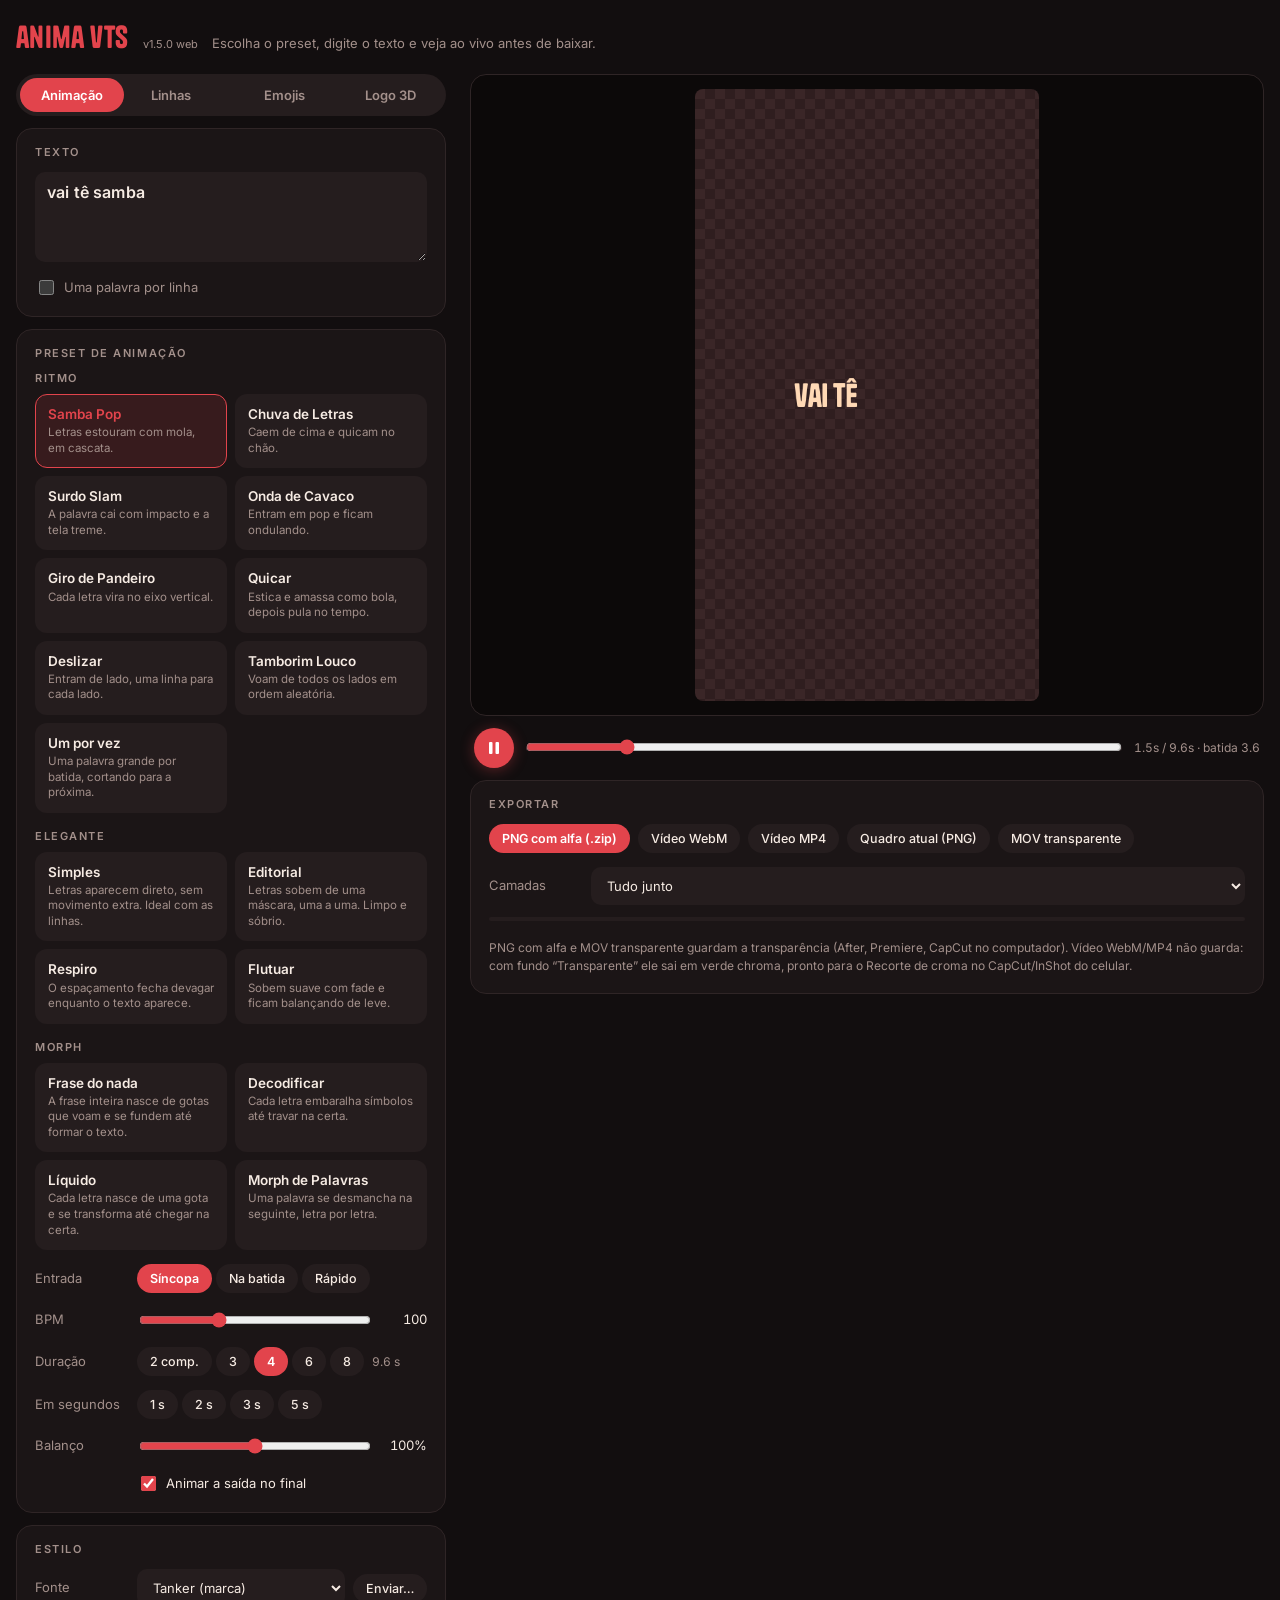
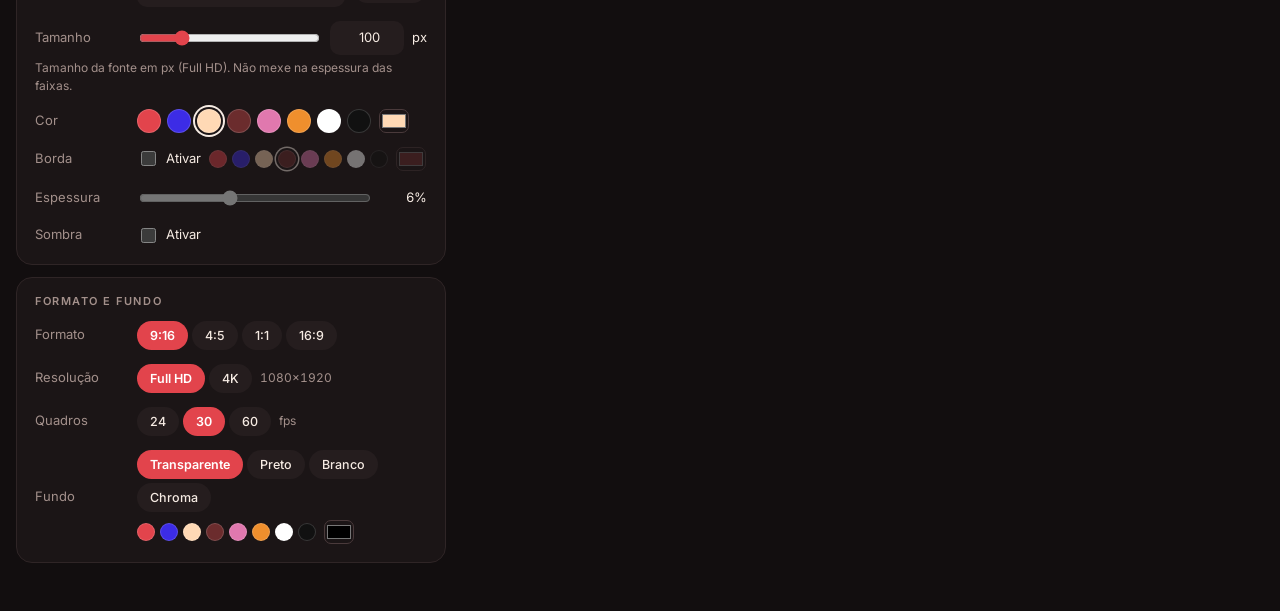
<file: index.html>
<!doctype html>
<html lang="pt-BR">
<head>
<meta name="viewport" content="width=device-width,initial-scale=1,viewport-fit=cover">
<meta name="theme-color" content="#120E0F">
<meta name="apple-mobile-web-app-capable" content="yes">
<meta name="mobile-web-app-capable" content="yes">
<meta name="apple-mobile-web-app-status-bar-style" content="black-translucent">
<meta name="apple-mobile-web-app-title" content="ANIMA VTS">
<link rel="manifest" href="manifest.webmanifest">
<link rel="apple-touch-icon" href="icons/icon-180.png">
<link rel="icon" type="image/png" href="icons/icon-192.png">
<meta charset="utf-8">
<title>ANIMA VTS</title>
<meta name="claude:viewport-fit-sides" content="cover">
<link rel="stylesheet" href="fonts.css">
<script src="vendor/jszip.min.js"></script>
<script src="vendor/three.min.js"></script>
<style>
@font-face{font-family:"Tanker";src:url([data-uri]) format("opentype");font-display:block}
@font-face{font-family:"Pally";src:url([data-uri]) format("opentype");font-display:block}
@font-face{font-family:"Pally Medium";src:url([data-uri]) format("opentype");font-display:block}
@font-face{font-family:"Pally Bold";src:url([data-uri]) format("opentype");font-display:block}
/* Interface escura e limpa na paleta Vai Tê Samba: preto quente, destaque Pulsante. */
:root{
  --bg:#120E0F; --panel:#1B1516; --panel2:#251D1E; --line:#2F2526; --line2:#4A3A3B;
  --fg:#F6EBE3; --mut:#A3908B; --accent:#E2444C; --accent-ink:#FFFFFF; --tint:rgba(226,68,76,.14);
  --ok:#E2444C; --bad:#FF6B6B;
  --ui:"Inter",system-ui,-apple-system,"Segoe UI",sans-serif; --head:"Inter",system-ui,sans-serif;
  color-scheme:dark;
}
*{box-sizing:border-box}
[hidden]{display:none!important}
body{margin:0;background:var(--bg);color:var(--fg);font:13px/1.5 var(--ui);padding-inline:max(16px,env(safe-area-inset-left,0px)) max(16px,env(safe-area-inset-right,0px));padding-block:22px 48px;-webkit-font-smoothing:antialiased}
h1{text-transform:lowercase;font:400 30px/1 "Tanker",var(--head);margin:0;letter-spacing:.01em;color:var(--accent)}
h2{font:600 11px/1 var(--head);text-transform:uppercase;letter-spacing:.14em;color:var(--mut);margin:0 0 14px}
.top{max-width:1360px;margin:0 auto 20px;display:flex;align-items:baseline;gap:14px;flex-wrap:wrap}
.top p{margin:0;color:var(--mut)}
.app{max-width:1360px;margin:0 auto;display:grid;grid-template-columns:minmax(0,430px) minmax(0,1fr);gap:24px;align-items:start}
.controls{display:flex;flex-direction:column;gap:12px;min-width:0}
.card{background:var(--panel);border:1px solid var(--line);border-radius:16px;padding:18px}
.tabs{display:grid;grid-template-columns:repeat(4,1fr);gap:2px;background:var(--panel2);border-radius:999px;padding:4px;position:sticky;top:8px;z-index:5}
.tabs button{font:600 13px var(--head);color:var(--mut);background:transparent;border:0;border-radius:999px;padding:9px;cursor:pointer;display:flex;align-items:center;justify-content:center;gap:7px;transition:background .15s,color .15s}
.tabs button:hover{color:var(--fg)}
.tabs button[aria-selected=true]{background:var(--accent);color:var(--accent-ink)}
.tabs b{width:7px;height:7px;border-radius:50%;background:transparent}
.tabs b.on{background:var(--accent)}
.emogrid{display:grid;grid-template-columns:repeat(auto-fill,minmax(96px,1fr));gap:8px}
.emo{all:unset;box-sizing:border-box;cursor:pointer;background:var(--panel2);border:1.5px solid transparent;border-radius:12px;padding:8px;display:flex;flex-direction:column;align-items:center;gap:6px;font:600 12px var(--ui);color:var(--fg)}
.emo canvas{width:64px;height:64px}
.emo[aria-checked=true]{border-color:var(--accent);background:var(--tint)}
.emo{position:relative}
.emo.add{cursor:pointer;border:1.5px dashed var(--line2);background:transparent;color:var(--fg);justify-content:center;text-align:center;font-weight:600;font-size:12px;min-height:96px}
.emo.add small{display:block;color:var(--mut);font-weight:400;font-size:11px;margin-top:4px}
.emo.add:hover,body.dropping .emo.add{border-color:var(--accent);color:var(--accent)}
.emo .del{position:absolute;top:4px;right:6px;font-size:11px;color:var(--mut);padding:2px 4px;border-radius:6px;cursor:pointer}
.emo .del:hover{color:var(--fg);background:var(--line)}
.rib{display:flex;align-items:center;gap:8px;margin-top:10px;flex-wrap:wrap}
.rib>span{flex:0 0 52px;color:var(--mut)}
.rib input[type=range]{min-width:80px}
.rib .sw.mini{order:9;flex-basis:100%;padding-left:60px}
.cardhead{display:flex;align-items:center;justify-content:space-between;gap:10px}
.cardhead h2{margin:0}
.tgl{display:inline-flex;align-items:center;gap:8px;font:600 12px var(--ui);color:var(--mut);background:var(--panel2);border:0;border-radius:999px;padding:4px 12px 4px 4px;cursor:pointer}
.tgl i{width:30px;height:18px;border-radius:999px;background:var(--line2);position:relative;transition:background .15s}
.tgl i:after{content:"";position:absolute;left:2px;top:2px;width:14px;height:14px;border-radius:50%;background:#fff;transition:transform .15s;box-shadow:0 1px 2px rgba(0,0,0,.4)}
.tgl[aria-checked=true]{color:var(--fg)}
.tgl[aria-checked=true] i{background:var(--accent)}
.tgl[aria-checked=true] i:after{transform:translateX(12px)}
.sub{font:600 11px/1 var(--head);text-transform:uppercase;letter-spacing:.14em;color:var(--mut);margin:22px 0 0;padding-top:18px;border-top:1px solid var(--line)}
.sup{background:var(--panel2);border-radius:12px;padding:10px 12px;margin-top:8px;display:flex;flex-direction:column;gap:8px}
.sup .r1{display:flex;gap:6px;align-items:center}
.sup .r1 select{flex:1;padding:5px 8px;background:var(--panel)}
.sup .r2{display:flex;align-items:center;gap:8px;color:var(--mut);flex-wrap:wrap}
.sup .r2>span:first-child{flex:0 0 62px}
.sup .r1 select.an{flex:0 0 112px}
.sup .x{flex:0 0 auto;padding:4px 9px}
.sup .seg button,.sup .btn{background:var(--panel)}
.stagecol{position:sticky;top:12px;display:flex;flex-direction:column;gap:12px;min-width:0}
.pvbox{display:flex;flex-direction:column;gap:12px;min-width:0}
textarea,select,input[type=text],input[type=number]{width:100%;background:var(--panel2);color:var(--fg);border:1px solid transparent;border-radius:10px;padding:9px 11px;font:inherit;transition:border-color .15s,background .15s}
textarea:focus,select:focus,input[type=text]:focus{background:var(--panel);border-color:var(--line2);outline:none}
textarea{min-height:90px;resize:vertical;font:600 16px/1.3 var(--head);letter-spacing:.01em}
:focus-visible{outline:2px solid var(--accent);outline-offset:2px}
.row{display:flex;align-items:center;gap:10px;margin-top:14px;min-width:0}
.row>label{flex:0 0 92px;color:var(--mut)}
.row>.ctl{flex:1;min-width:0;display:flex;align-items:center;gap:8px;flex-wrap:wrap}
.val{flex:0 0 46px;text-align:right;font-variant-numeric:tabular-nums;color:var(--fg)}
input[type=range]{flex:1;min-width:0;accent-color:var(--accent);height:22px}
.chk{display:flex;align-items:center;gap:7px;color:var(--fg);cursor:pointer}
.chk input{accent-color:var(--accent);width:15px;height:15px}
.presets{display:grid;grid-template-columns:repeat(2,minmax(0,1fr));gap:8px}
.presets h3{grid-column:1/-1;margin:10px 0 2px;font:600 11px/1 var(--head);text-transform:uppercase;letter-spacing:.14em;color:var(--mut)}
.presets h3:first-child{margin-top:0}
.preset{all:unset;box-sizing:border-box;cursor:pointer;background:var(--panel2);border:1.5px solid transparent;border-radius:12px;padding:11px 12px;display:flex;flex-direction:column;gap:3px;min-width:0;transition:border-color .15s,background .15s}
.preset b{font:600 13.5px/1.2 var(--head)}
.preset span{color:var(--mut);font-size:11.5px;line-height:1.35}
.preset:hover{border-color:var(--line2)}
.preset[aria-checked=true]{border-color:var(--accent);background:var(--tint)}
.preset[aria-checked=true] b{color:var(--accent)}
.seg{display:inline-flex;flex-wrap:wrap;gap:4px}
.seg button,.btn{font:500 12.5px var(--ui);color:var(--fg);background:var(--panel2);border:1px solid transparent;border-radius:999px;padding:6px 12px;cursor:pointer;transition:background .15s,border-color .15s}
.seg button[aria-pressed=true]{background:var(--accent);color:var(--accent-ink);font-weight:600}
.seg button:hover:not([aria-pressed=true]),.btn:hover:not(:disabled){border-color:var(--line2)}
.sw{display:flex;gap:6px;flex-wrap:wrap;align-items:center}
.sw button{width:24px;height:24px;border-radius:50%;border:1px solid rgba(255,255,255,.16);cursor:pointer;padding:0;transition:transform .12s}
.sw button:hover{transform:scale(1.12)}
.sw button[aria-pressed=true]{box-shadow:0 0 0 2px var(--panel),0 0 0 4px var(--fg)}
.sw.mini{gap:5px}
.sw.mini button{width:18px;height:18px}
.sw.mini button[aria-pressed=true]{box-shadow:0 0 0 2px var(--panel),0 0 0 3.5px var(--fg)}
input[type=color]{width:30px;height:24px;padding:0;border:1px solid var(--line2);border-radius:7px;background:var(--panel);cursor:pointer}
input[type=color]:disabled,.ctl:has(input[type=color]:disabled) .sw.mini{opacity:.4;cursor:not-allowed}
.stage{border:1px solid var(--line);border-radius:16px;padding:14px;display:flex;justify-content:center;align-items:center;background:#0C0909;min-height:200px}
.canvaswrap{line-height:0;max-width:100%;border-radius:8px;overflow:hidden;
  background-color:var(--stagebg,#fff);
  background-image:var(--checker,none);background-size:20px 20px;background-position:0 0,0 10px,10px -10px,-10px 0}
canvas#pv{display:block;width:auto;height:auto;max-width:100%;max-height:min(68vh,760px)}
.transport{display:flex;align-items:center;gap:12px;padding:0 4px}
.play{width:40px;height:40px;border-radius:50%;border:0;background:var(--accent);color:var(--accent-ink);cursor:pointer;display:grid;place-items:center;flex:0 0 auto;box-shadow:0 2px 14px rgba(226,68,76,.35)}
.scrub{position:relative;flex:1;min-width:0;height:24px}
.scrub .ticks{position:absolute;left:0;right:0;top:9px;height:6px;border-radius:3px;background:var(--line);
  background-image:repeating-linear-gradient(90deg,var(--line2) 0 1px,transparent 1px calc(100% / var(--beats,16)))}
.scrub input{position:absolute;inset:0;width:100%;margin:0;background:none}
.readout{font-variant-numeric:tabular-nums;color:var(--mut);white-space:nowrap;font-size:12px}
.export{display:flex;flex-wrap:wrap;gap:8px}
.btn.primary{background:var(--accent);color:var(--accent-ink);font-weight:600}
.btn.primary:hover:not(:disabled){border-color:transparent;filter:brightness(.95)}
.btn:disabled{opacity:.45;cursor:not-allowed}
.prog{height:4px;background:var(--panel2);border-radius:2px;overflow:hidden}
.prog i{display:block;height:100%;width:0;background:var(--ok);transition:width .12s}
.note{color:var(--mut);font-size:12px;margin:0}
.msg{min-height:18px;font-size:12px;color:var(--mut)}
.msg.err{color:var(--bad)}
@media (max-width:860px){
  .app{grid-template-columns:minmax(0,1fr)}
  /* celular: a prévia (com play e linha do tempo) fica presa no topo enquanto rola o painel; Exportar vai para o fim */
  .stagecol{display:contents}
  .pvbox{position:sticky;top:0;z-index:20;order:-1;background:var(--bg);padding:max(6px,env(safe-area-inset-top,0px)) 0 8px;gap:8px;box-shadow:0 10px 14px -12px rgba(0,0,0,.8)}
  canvas#pv{max-height:36vh}
  .row>label{flex-basis:78px}
  .tabs{position:static}
  input[type=range]{min-height:28px}
}
@media (prefers-reduced-motion:reduce){.prog i,.sw button,.tabs button,.preset{transition:none}}
</style>

<header class="top">
  <h1>ANIMA VTS</h1><span style="color:var(--mut);font-size:11px">v1.5.0 web</span>
  <p>Escolha o preset, digite o texto e veja ao vivo antes de baixar.</p>
</header>

<main class="app">
  <section class="controls" aria-label="Controles">
    <div class="tabs" role="tablist"><button role="tab" data-t="anim">Animação</button><button role="tab" data-t="lines">Linhas <b id="tabDot"></b></button><button role="tab" data-t="emoji">Emojis</button><button role="tab" data-t="logo">Logo 3D</button></div>
    <div class="card" data-tab="emoji">
      <h2>Emojis</h2>
      <div class="emogrid" id="emoGrid" role="radiogroup" aria-label="Emoji"></div>
      <input type="file" id="emoFile" accept=".svg,image/svg+xml" multiple hidden>
      <p class="note" id="emoInfo" style="margin-top:10px" aria-live="polite"></p>
      <h3 class="sub" style="border:0;padding:0;margin-top:16px">Animação</h3>
      <div class="presets" id="emoAnims" role="radiogroup" aria-label="Animação do emoji" style="margin-top:8px"></div>
      <div class="row"><label for="emoScale">Tamanho</label><div class="ctl"><input type="range" id="emoScale" min="30" max="140" step="1"><span class="val" id="emoScaleV"></span></div></div>
      <div class="row"><label for="emoPower">Exagero</label><div class="ctl"><input type="range" id="emoPower" min="40" max="200" step="5"><span class="val" id="emoPowerV"></span></div></div>
      <div class="row"><label for="emoY">Posição</label><div class="ctl"><input type="range" id="emoY" min="-30" max="30" step="1"><span class="val" id="emoYV"></span></div></div>
      <p class="note" style="margin-top:10px">Duração, BPM e “Animar a saída” ficam no card abaixo. “Exagero” aumenta ou suaviza o squash e o stretch.</p>
    </div>

    <div class="card" data-tab="logo">
      <h2>Logo 3D</h2>
      <div class="row"><label>Estilo</label><div class="ctl"><div class="seg" data-seg="logoStyle"><button data-v="glass">Vidro 3D</button><button data-v="flat">Ilustração 2D</button></div></div></div>
      <div class="row"><label>Cor do logo</label><div class="ctl"><div class="sw" id="logoSw"></div><input type="color" id="logoColor" aria-label="Cor do logotipo"></div></div>
      <p class="note" style="margin:6px 0 0">O logotipo VTS em vidro vermelho se enchendo de plaquinhas. Enche nos primeiros 60% do tempo e fica cheio até o fim. Exporta com fundo transparente.</p>
      <div class="row"><label>Plaquinhas</label><div class="ctl"><label class="chk"><input type="checkbox" id="logoPlatesOn"> Mostrar</label><span class="note" style="margin-left:6px">desligue para ter só o logotipo</span></div></div>
      <div class="row"><label for="logoText">Plaquinha</label><div class="ctl"><input type="text" id="logoText" maxlength="18" aria-label="Texto das plaquinhas"></div></div>
      <div class="row"><label>Cores</label><div class="ctl"><div class="seg" data-seg="logoMix"><button data-v="cream">Creme</button><button data-v="red">Creme + vermelho</button><button data-v="dark">Creme + escuro</button></div></div></div>
      <div class="row"><label for="logoFill">Quantidade</label><div class="ctl"><input type="range" id="logoFill" min="20" max="100" step="1"><span class="val" id="logoFillV"></span></div></div>
      <div class="row"><label for="logoPlate">Plaquinhas</label><div class="ctl"><input type="range" id="logoPlate" min="70" max="120" step="1"><span class="val" id="logoPlateV"></span></div></div>
      <div class="row"><label for="logoGlass">Vidro</label><div class="ctl"><input type="range" id="logoGlass" min="8" max="60" step="1"><span class="val" id="logoGlassV"></span></div></div>
      <div class="row"><label>Câmera</label><div class="ctl"><div class="seg" data-seg="logoCam"><button data-v="still">Parada</button><button data-v="sway">Balanço</button><button data-v="turn">Giro de entrada</button></div></div></div>
      <div class="row"><label for="logoAmp" title="Quanto o logo gira e inclina no espaço (100% = ±15°)">Movimento</label><div class="ctl"><input type="range" id="logoAmp" min="0" max="250" step="1"><span class="val" id="logoAmpV"></span></div></div>
      <div class="row"><label for="logoSpeed" title="Rapidez da órbita (100% = uma ida e volta a cada 7 s). Não depende da duração do clipe">Velocidade</label><div class="ctl"><input type="range" id="logoSpeed" min="25" max="300" step="1"><span class="val" id="logoSpeedV"></span></div></div>
      <p class="note" id="logoSpeedNote" style="margin:4px 0 0"></p>
      <h3 class="sub">Pose</h3>
      <p class="note" style="margin:6px 0 0">Gire o logo pelos controles ou arrastando a prévia com o mouse. A pose vale para os três modos de câmera (em “Parada” ela fica fixa). Para post: “Ver cheio” e depois Exportar “Quadro atual (PNG)”.</p>
      <div class="row"><label for="logoRY">Girar</label><div class="ctl"><input type="range" id="logoRY" min="-180" max="180" step="1"><input type="number" id="logoRYN" min="-180" max="180" step="1" aria-label="Girar em graus" style="flex:0 0 64px;padding:5px 7px;text-align:right"><span class="val" style="flex:0 0 auto">°</span></div></div>
      <div class="row"><label for="logoRX">Inclinar</label><div class="ctl"><input type="range" id="logoRX" min="-70" max="70" step="1"><input type="number" id="logoRXN" min="-70" max="70" step="1" aria-label="Inclinar em graus" style="flex:0 0 64px;padding:5px 7px;text-align:right"><span class="val" style="flex:0 0 auto">°</span></div></div>
      <div class="row"><label for="logoRZ">Rolar</label><div class="ctl"><input type="range" id="logoRZ" min="-60" max="60" step="1"><input type="number" id="logoRZN" min="-60" max="60" step="1" aria-label="Rolar em graus" style="flex:0 0 64px;padding:5px 7px;text-align:right"><span class="val" style="flex:0 0 auto">°</span></div></div>
      <div class="row"><label></label><div class="ctl"><button class="btn" id="logoFull">Ver cheio (pausa no fim)</button><button class="btn" id="logoPose0">Pose de frente</button></div></div>
      <div class="row"><label for="logoScale">Tamanho</label><div class="ctl"><input type="range" id="logoScale" min="50" max="130" step="1"><span class="val" id="logoScaleV"></span></div></div>
      <div class="row"><label for="logoY">Posição</label><div class="ctl"><input type="range" id="logoY" min="-30" max="30" step="1"><span class="val" id="logoYV"></span></div></div>
      <div class="row"><label></label><div class="ctl"><button class="btn" id="logoShuffle">Embaralhar plaquinhas</button></div></div>
    </div>

    <div class="card" data-tab="anim lines">
      <h2>Texto</h2>
      <textarea id="text" aria-label="Texto da animação" spellcheck="false">vai tê samba</textarea>
      <div class="row" style="margin-top:10px"><label class="chk" style="flex:1"><input type="checkbox" id="byWord"> Uma palavra por linha</label></div>
    </div>

    <div class="card" data-tab="anim emoji logo">
      <h2 id="presetH">Preset de animação</h2>
      <div class="presets txtonly" id="presets" role="radiogroup" aria-label="Preset"></div>

      <div class="row txtonly"><label>Entrada</label>
        <div class="ctl"><div class="seg" data-seg="rhythm">
          <button data-v="sync">Síncopa</button><button data-v="beat">Na batida</button><button data-v="fast">Rápido</button>
        </div></div></div>
      <div class="row"><label for="bpm">BPM</label><div class="ctl"><input type="range" id="bpm" min="60" max="180" step="1"><span class="val" id="bpmV"></span></div></div>
      <div class="row"><label>Duração</label>
        <div class="ctl"><div class="seg" data-seg="bars">
          <button data-v="2">2 comp.</button><button data-v="3">3</button><button data-v="4">4</button><button data-v="6">6</button><button data-v="8">8</button>
        </div><span class="readout" id="durV"></span></div></div>
      <div class="row"><label>Em segundos</label>
        <div class="ctl"><div class="seg" data-seg="secs"><button data-v="1">1 s</button><button data-v="2">2 s</button><button data-v="3">3 s</button><button data-v="5">5 s</button></div></div></div>
      <div class="row"><label for="groove">Balanço</label><div class="ctl"><input type="range" id="groove" min="0" max="200" step="5"><span class="val" id="grooveV"></span></div></div>
      <div class="row"><label></label><div class="ctl"><label class="chk"><input type="checkbox" id="exit"> Animar a saída no final</label></div></div>
    </div>

    <div class="card" id="linesCard" data-tab="lines">
      <div class="cardhead"><h2>Linhas</h2><button class="tgl" id="linesBtn" role="switch" aria-checked="false"><i></i><span id="linesLbl">Desligadas</span></button></div>
      <p class="note" id="lineHint" style="margin:10px 0 0">Ligue para o texto aparecer dentro de faixas que cruzam a tela. As linhas ficam ligadas quando você troca o preset de animação: o preset anima as letras dentro delas.</p>
      <div id="lineBody" hidden>
      <div class="row"><label>Desenho</label><div class="ctl"><div class="seg" data-seg="lineShape">
        <button data-v="arcos">Arcos</button><button data-v="cruz">Cruz</button><button data-v="canto">Canto</button><button data-v="cascata">Cascata</button><button data-v="rodape">Rodapé</button><button data-v="sorriso">Sorriso</button><button data-v="aneis">Anéis</button>
      </div></div></div>
      <p class="note" id="lineNote" style="margin:8px 0 0" hidden>Esse preset não anima letra por letra dentro da faixa, então o texto aparece simples.</p>
      <div class="row"><label>Preencher</label><div class="ctl"><label class="chk"><input type="checkbox" id="bandFill"> Ativar</label><div class="sw" id="bandSw"></div><input type="color" id="bandColor" aria-label="Cor da faixa"></div></div>
      <div class="row"><label for="bandAlpha">Opacidade</label><div class="ctl"><input type="range" id="bandAlpha" min="20" max="100" step="5"><span class="val" id="bandAlphaV"></span></div></div>
      <div class="row"><label for="bandW" title="Espessura da faixa em px (Full HD). Independente do tamanho do texto">Espessura</label><div class="ctl"><input type="range" id="bandW" min="10" max="500" step="1"><input type="number" id="bandWN" min="2" max="1000" step="1" aria-label="Espessura da faixa em px" style="flex:0 0 64px;padding:5px 7px;text-align:right"><span class="val" style="flex:0 0 auto">px</span></div></div>
      <div class="row"><label>Contorno</label><div class="ctl"><label class="chk"><input type="checkbox" id="bandEdge"> Ativar</label><input type="color" id="lineColor" aria-label="Cor do contorno"></div></div>
      <div class="row"><label>Traçado</label><div class="ctl"><div class="seg" data-seg="lineStyle">
        <button data-v="solid">Sólido</button><button data-v="dashed">Tracejado</button><button data-v="dotted">Pontilhado</button><button data-v="dashdot">Traço e ponto</button><button data-v="double">Duplo</button>
      </div></div></div>
      <div class="row"><label for="lineW">Linha</label><div class="ctl"><input type="range" id="lineW" min="1" max="16" step="0.5"><span class="val" id="lineWV"></span></div></div>
      <div class="row"><label for="lineStart">Início</label><div class="ctl"><input type="range" id="lineStart" min="0" max="4" step="0.5"><span class="val" id="lineStartV"></span></div></div>
      <div class="row"><label for="lineDur">Percurso</label><div class="ctl"><input type="range" id="lineDur" min="0.5" max="5" step="0.25"><span class="val" id="lineDurV"></span></div></div>
      <div class="row"><label for="ribGap">Atraso</label><div class="ctl"><input type="range" id="ribGap" min="0" max="2" step="0.1"><span class="val" id="ribGapV"></span></div></div>
      <div class="row"><label for="shiftY">Posição</label><div class="ctl"><input type="range" id="shiftY" min="-35" max="35" step="1"><span class="val" id="shiftYV"></span></div></div>
      <div class="row"><label for="ribRot" title="Gira o desenho todo no centro da tela; as faixas continuam cruzando de ponta a ponta e o texto nunca fica de cabeça para baixo">Girar</label><div class="ctl"><input type="range" id="ribRot" min="-180" max="180" step="1"><input type="number" id="ribRotN" min="-180" max="180" step="1" aria-label="Girar as faixas em graus" style="flex:0 0 64px;padding:5px 7px;text-align:right"><span class="val" style="flex:0 0 auto">°</span><button class="btn" id="ribRot0" style="padding:4px 9px">0°</button></div></div>
      <div class="row"><label for="ribBend" title="Curvatura das faixas: 0% = retas, 100% = desenho original, mais que 100% = mais curvas, negativo = curva para o outro lado">Dobra</label><div class="ctl"><input type="range" id="ribBend" min="-100" max="300" step="1"><input type="number" id="ribBendN" min="-300" max="600" step="1" aria-label="Dobra das faixas em %" style="flex:0 0 64px;padding:5px 7px;text-align:right"><span class="val" style="flex:0 0 auto">%</span><button class="btn" id="ribBend0" style="padding:4px 9px">100%</button></div></div>
      <div class="row"><label>Espelhar</label><div class="ctl"><label class="chk"><input type="checkbox" id="mirX"> Horizontal</label><label class="chk"><input type="checkbox" id="mirY"> Vertical</label></div></div>
      <div id="dirRows"></div>
      <h3 class="sub">Faixas individuais</h3>
      <p class="note" style="margin:8px 0 0">Cor e espessura de cada faixa. “Global” volta ao valor geral.</p>
      <div id="ribRows"></div>

      <p class="note" style="margin-top:10px">A espessura mexe só na faixa e o tamanho do texto (em Estilo) mexe só no texto: um não muda o outro. Posição desloca as faixas (use no rodapé). Em “Vem de”, escolha por qual lado cada faixa entra. Início e percurso são em batidas, e “Animar a saída” recolhe tudo no final.</p>
      </div>
    </div>

    <div class="card" id="supCard" data-tab="lines">
      <h2>Linhas de apoio</h2>
      <p class="note" style="margin:8px 0 0">Camada própria, sem texto: funcionam com as faixas principais ligadas ou desligadas, e até sem texto nenhum. Cada linha tem forma, animação, posição, giro, espessura, tempo e cor próprios. Na exportação dá para tirar só elas ou cada uma separada.</p>
      <div class="row"><label></label><div class="ctl"><button class="btn" id="supAdd">+ Adicionar</button><button class="btn" id="supGen">Gerar conjunto</button><button class="btn" id="supClear">Limpar</button></div></div>
      <div id="supList"></div>
      <div id="supGlobal" hidden>
        <div class="row"><label>Cor padrão</label><div class="ctl"><input type="color" id="supColor" aria-label="Cor das linhas de apoio"></div></div>
        <div class="row"><label for="supAlpha">Opacidade</label><div class="ctl"><input type="range" id="supAlpha" min="20" max="100" step="5"><span class="val" id="supAlphaV"></span></div></div>
        <div class="row"><label for="supDelay">Início</label><div class="ctl"><input type="range" id="supDelay" min="0" max="4" step="0.1"><span class="val" id="supDelayV"></span></div></div>
        <div class="row"><label for="supDur">Percurso</label><div class="ctl"><input type="range" id="supDur" min="0.5" max="6" step="0.25"><span class="val" id="supDurV"></span></div></div>
        <div class="row"><label>Contorno</label><div class="ctl"><label class="chk"><input type="checkbox" id="supEdge"> Ativar</label><input type="color" id="supEdgeColor" aria-label="Cor do contorno das linhas de apoio"></div></div>
      </div>
    </div>

    <div class="card" data-tab="anim">
      <h2>Estilo</h2>
      <div class="row" style="margin-top:0"><label for="font">Fonte</label>
        <div class="ctl"><select id="font" style="flex:1"></select>
        <label class="btn" for="fontFile" style="cursor:pointer">Enviar…</label><input type="file" id="fontFile" accept=".ttf,.otf,.woff,.woff2" hidden></div></div>
      <div class="row"><label for="textPx" title="Tamanho da fonte em px no quadro Full HD, como no After Effects">Tamanho</label><div class="ctl"><input type="range" id="textPx" min="20" max="400" step="1"><input type="number" id="textPxN" min="10" max="800" step="1" aria-label="Tamanho do texto em px" style="flex:0 0 74px;padding:6px 8px;text-align:right"><span class="val" id="textPxV" style="flex:0 0 auto">px</span></div></div>
      <p class="note" id="textPxNote" style="margin:4px 0 0">Tamanho da fonte em px (Full HD). Não mexe na espessura das faixas.</p>
      <div class="row"><label>Cor</label>
        <div class="ctl"><div class="sw" id="fillSw"></div><input type="color" id="fill" aria-label="Cor do texto"></div></div>
      <div class="row"><label>Borda</label>
        <div class="ctl"><label class="chk"><input type="checkbox" id="stroke"> Ativar</label><input type="color" id="strokeColor" aria-label="Cor da borda"></div></div>
      <div class="row"><label for="strokeW">Espessura</label><div class="ctl"><input type="range" id="strokeW" min="1" max="14" step="0.5"><span class="val" id="strokeWV"></span></div></div>
      <div class="row"><label>Sombra</label><div class="ctl"><label class="chk"><input type="checkbox" id="shadow"> Ativar</label></div></div>
    </div>

    <div class="card" data-tab="anim emoji logo">
      <h2>Formato e fundo</h2>
      <div class="row" style="margin-top:0"><label>Formato</label>
        <div class="ctl"><div class="seg" data-seg="format">
          <button data-v="v">9:16</button><button data-v="p">4:5</button><button data-v="s">1:1</button><button data-v="h">16:9</button>
        </div></div></div>
      <div class="row"><label>Resolução</label>
        <div class="ctl"><div class="seg" data-seg="res"><button data-v="hd">Full HD</button><button data-v="4k">4K</button></div><span class="readout" id="resInfo"></span></div></div>
      <p class="note" id="resNote" style="margin:8px 0 0" hidden>4K dobra largura e altura: o PNG com alfa fica bem mais pesado e o vídeo gravado em tempo real pode perder quadros. Para telão, prefira o PNG com alfa.</p>
      <div class="row"><label>Quadros</label>
        <div class="ctl"><div class="seg" data-seg="fps"><button data-v="24">24</button><button data-v="30">30</button><button data-v="60">60</button></div><span class="readout">fps</span></div></div>
      <div class="row"><label>Fundo</label>
        <div class="ctl"><div class="seg" data-seg="bg">
          <button data-v="none">Transparente</button><button data-v="#000000">Preto</button><button data-v="#ffffff">Branco</button><button data-v="#00d94a">Chroma</button>
        </div><input type="color" id="bgColor" aria-label="Cor de fundo personalizada"></div></div>
    </div>
  </section>

  <section class="stagecol" aria-label="Pré-visualização">
    <div class="pvbox">
    <div class="stage"><div class="canvaswrap" id="wrap"><canvas id="pv" width="540" height="960"></canvas></div></div>
    <div class="transport">
      <button class="play" id="play" aria-label="Pausar"><svg width="16" height="16" viewBox="0 0 16 16" fill="currentColor" id="playIco"></svg></button>
      <div class="scrub"><div class="ticks" id="ticks"></div><input type="range" id="scrub" min="0" max="1000" value="0" aria-label="Posição da animação"></div>
      <span class="readout" id="readout"></span>
    </div>
    </div>
    <div class="card" data-tab="both">
      <h2>Exportar</h2>
      <div class="export">
        <button class="btn primary" id="expPng">PNG com alfa (.zip)</button>
        <button class="btn" id="expWebm">Vídeo WebM</button>
        <button class="btn" id="expMp4">Vídeo MP4</button>
        <button class="btn" id="expFrame">Quadro atual (PNG)</button>
        <button class="btn" id="expMovWeb" title="Fundo transparente (QuickTime Animation). Gerado no próprio aparelho, funciona no iPhone. Abre no After, Premiere e CapCut de computador">MOV transparente</button>
      </div>
      <p class="note" id="mobTip" hidden style="margin:10px 0 0;color:var(--fg)">No celular: use <b>Vídeo MP4</b>. Ele vai para a galeria e, com fundo Transparente, sai em verde para o Recorte de croma do CapCut/InShot.</p>
      <div id="shareBox" hidden style="margin-top:12px;padding:10px 12px;border-radius:12px;background:var(--panel2)">
        <p class="note" style="margin:0 0 8px">Pronto: <b id="shareName"></b></p>
        <button class="btn primary" id="shareBtn" style="width:100%">Salvar / compartilhar</button>
        <p class="note" id="shareTip" style="margin:6px 0 0"></p>
      </div>
      <div id="natBox" hidden>
        <p class="note" style="margin:12px 0 6px">Vídeo quadro a quadro (app de desktop, não perde quadros, também em 4K):</p>
        <div class="export">
          <button class="btn primary" id="expMovAnim" title="Fundo transparente, sem perda, leve para arte chapada. Abre no After, Premiere, CapCut de computador">MOV transparente (Animation)</button>
          <button class="btn" id="expMovPro" title="Fundo transparente, padrão de pós-produção, mais pesado">MOV ProRes 4444</button>
          <button class="btn" id="expMp4Cel" title="Leve e abre em qualquer celular. Sem transparência: com fundo Transparente sai em verde chroma para recortar no CapCut/InShot">MP4 para celular</button>
        </div>
        <p class="note" id="natNote" style="margin:6px 0 0">MOV guarda a transparência (After, Premiere, CapCut no computador). Para montar no celular use “MP4 para celular”: com fundo Transparente ele sai em verde chroma, e no CapCut/InShot é só usar Recorte de croma.</p>
      </div>
      <div class="row txtonly"><label for="expLayer">Camadas</label><div class="ctl"><select id="expLayer" style="flex:1">
        <option value="all">Tudo junto</option><option value="main">Só texto e faixas (sem linhas de apoio)</option><option value="sup">Só linhas de apoio</option><option value="each">Cada camada separada (uma pasta por linha)</option>
      </select></div></div>
      <div class="prog" style="margin-top:12px"><i id="prog"></i></div>
      <div class="msg" id="msg" role="status"></div>
      <p class="note">PNG com alfa e MOV transparente guardam a transparência (After, Premiere, CapCut no computador). Vídeo WebM/MP4 não guarda: com fundo “Transparente” ele sai em verde chroma, pronto para o Recorte de croma no CapCut/InShot do celular.</p>
    </div>
  </section>
</main>

<script>
(function(){
"use strict";
const $=id=>document.getElementById(id);
const clamp=(x,a=0,b=1)=>Math.min(b,Math.max(a,x));
const eOutCubic=x=>1-Math.pow(1-x,3);
const eOutExpo=x=>x>=1?1:1-Math.pow(2,-10*x);
const eOutBack=x=>{const c1=1.70158,c3=c1+1;return 1+c3*Math.pow(x-1,3)+c1*Math.pow(x-1,2)};
const bounceOut=x=>{const n=7.5625,d=2.75;if(x<1/d)return n*x*x;if(x<2/d)return n*(x-=1.5/d)*x+.75;if(x<2.5/d)return n*(x-=2.25/d)*x+.9375;return n*(x-=2.625/d)*x+.984375};
const eInOut=x=>x<.5?4*x*x*x:1-Math.pow(-2*x+2,3)/2;
const smooth=(a,b,x)=>{x=Math.max(0,Math.min(1,(x-a)/(b-a)));return x*x*(3-2*x)};
const hash=n=>{const x=Math.sin(n*12.9898+78.233)*43758.5453;return x-Math.floor(x)};
const spring=(t,damp=7,freq=2.2)=>t<=0?0:(t>1.3?1:1-Math.exp(-damp*t)*Math.cos(2*Math.PI*freq*t));

/* ---------- Presets: fx devolve a transformação de uma letra; u = segundos desde a entrada ---------- */
const IDENT=()=>({sx:1,sy:1,dx:0,dy:0,rot:0,a:1});
const PRESETS={
  pop:{name:"Samba Pop",desc:"Letras estouram com mola, em cascata.",stagger:.25,
    fx:(L,u)=>{const s=spring(u);return{sx:s,sy:s,dx:0,dy:(1-s)*.35*L.size,rot:(1-s)*10*L.dir,a:clamp(u*10)}}},
  chuva:{name:"Chuva de Letras",desc:"Caem de cima e quicam no chão.",stagger:.25,
    fx:(L,u,c)=>{const p=clamp(u/.75);return{sx:1,sy:1,dx:0,dy:-(1-bounceOut(p))*c.H*.75,rot:(1-p)*-12*L.dir,a:1}}},
  slam:{name:"Surdo Slam",desc:"A palavra cai com impacto e a tela treme.",stagger:0,shake:true,
    fx:(L,u)=>{const p=eOutExpo(clamp(u/.2));const s=1+(1-p)*2.2;return{sx:s,sy:s,dx:0,dy:0,rot:(1-p)*4*L.dir,a:clamp(u*18)}}},
  cavaco:{name:"Onda de Cavaco",desc:"Entram em pop e ficam ondulando.",stagger:.125,
    fx:(L,u,c)=>{const s=spring(u);const w=clamp((u-.3)/.3)*Math.sin(2*Math.PI*(c.tb/2-L.gi*.09))*.07*L.size;return{sx:s,sy:s,dx:0,dy:(1-s)*.3*L.size+w,rot:(1-s)*8*L.dir,a:clamp(u*10)}}},
  giro:{name:"Giro de Pandeiro",desc:"Cada letra vira no eixo vertical.",stagger:.125,
    fx:(L,u)=>{const s=spring(u,6,1.5),q=Math.min(1,s),k=Math.max(1,s);return{sx:Math.cos((1-q)*Math.PI/2)*k,sy:(.75+.25*q)*k,dx:0,dy:0,rot:(1-q)*-15*L.dir,a:clamp(u*12)}}},
  quicar:{name:"Quicar",desc:"Estica e amassa como bola, depois pula no tempo.",stagger:.25,
    fx:(L,u,c)=>{const s=spring(u,6,1.8);const hop=clamp((u-.5)/.3)*Math.abs(Math.sin(Math.PI*(c.tb+L.wi*.25)))*.07*L.size;return{sx:1+(1-s)*.7,sy:s,dx:0,dy:(1-s)*.25*L.size-hop,rot:0,a:clamp(u*12)}}},
  deslizar:{name:"Deslizar",desc:"Entram de lado, uma linha para cada lado.",stagger:.125,
    fx:(L,u)=>{const e=eOutCubic(clamp(u/.4));return{sx:1,sy:1,dx:-(1-e)*L.size*1.5*(L.li%2?-1:1),dy:0,rot:0,a:e}}},
  aleatorio:{name:"Tamborim Louco",desc:"Voam de todos os lados em ordem aleatória.",stagger:.125,shuffle:true,
    fx:(L,u,c)=>{const e=eOutBack(clamp(u/.55)),ang=L.r1*Math.PI*2,d=Math.min(c.W,c.H)*.7,s=.3+.7*e;return{sx:s,sy:s,dx:(1-e)*Math.cos(ang)*d,dy:(1-e)*Math.sin(ang)*d,rot:(1-e)*(L.r2-.5)*540,a:clamp(u*10)}}},
  solo:{name:"Um por vez",desc:"Uma palavra grande por batida, cortando para a próxima.",stagger:0,solo:true,shake:true,
    fx:(L,u)=>{const p=eOutExpo(clamp(u/.14));const s=1+(1-p)*.7;return{sx:s,sy:s,dx:0,dy:0,rot:(1-p)*5*L.dir,a:1}}},
  editorial:{name:"Editorial",desc:"Letras sobem de uma máscara, uma a uma. Limpo e sóbrio.",stagger:.12,
    fx:(L,u)=>{const e=eOutExpo(clamp(u/.7));return{sx:1,sy:1,dx:0,dy:(1-e)*1.35*L.cap,rot:0,a:1,clip:true}}},
  respiro:{name:"Respiro",desc:"O espaçamento fecha devagar enquanto o texto aparece.",stagger:.04,
    fx:(L,u,c)=>{const e=eOutCubic(clamp(u/1));const s=1+(1-e)*.06;return{sx:s,sy:s,dx:(L.x-c.W/2)*(1-e)*.35,dy:0,rot:0,a:clamp(u/.5)}}},
  flutuar:{name:"Flutuar",desc:"Sobem suave com fade e ficam balançando de leve.",stagger:.1,
    fx:(L,u,c)=>{const e=eOutCubic(clamp(u/1.1));const sway=clamp((u-.8)/.5)*Math.sin(c.tb*Math.PI/2+L.gi*.6)*.012*L.size;return{sx:1,sy:1,dx:0,dy:(1-e)*.3*L.size+sway,rot:0,a:e}}},
  decod:{name:"Decodificar",desc:"Cada letra embaralha símbolos até travar na certa.",stagger:.15,
    fx:(L,u)=>{const T={sx:1,sy:1,dx:0,dy:0,rot:0,a:1};
      if(u<.42){const isU=L.ch!==L.ch.toLowerCase(),isL=L.ch!==L.ch.toUpperCase();
        const pool=isU?"ABCDEFGHIJKLMNOPQRSTUVWXYZ":isL?"abcdefghijklmnopqrstuvwxyz":"#%&@$*+0123456789";
        T.ch=pool[Math.floor(hash(Math.floor(u*30)+L.gi*13)*pool.length)];}
      else{T.sx=T.sy=1+.12*Math.exp(-(u-.42)*14)*Math.cos((u-.42)*30)}
      return T}},
  liquido:{name:"Líquido",desc:"Cada letra nasce de uma gota e se transforma até chegar na certa.",stagger:.2,
    fx:(L,u)=>{const pool="ABCDEFGHJKMNRSTUVWXZ";const chain=[null,pool[Math.floor(L.r1*pool.length)],pool[Math.floor(L.r2*pool.length)],L.ch];
      const st=.15,T={sx:1,sy:1,dx:0,dy:0,rot:0,a:1};
      if(u<st*3){const i=Math.min(2,Math.floor(u/st));T.morph={a:chain[i],b:chain[i+1],p:eInOut(clamp((u-i*st)/st))};T.sx=T.sy=.6+.4*clamp(u/.2)}
      return T}},
  plain:{name:"Simples",desc:"Letras aparecem direto, sem movimento extra. Ideal com as linhas.",stagger:0,
    fx:(L,u)=>({sx:1,sy:1,dx:0,dy:0,rot:0,a:clamp(u*8)})},
  frase:{name:"Frase do nada",desc:"A frase inteira nasce de gotas que voam e se fundem até formar o texto.",stagger:0,pmorph:true,fx:(L,u)=>({sx:1,sy:1,dx:0,dy:0,rot:0,a:clamp(u*8)})},
  wmorph:{name:"Morph de Palavras",desc:"Uma palavra se desmancha na seguinte, letra por letra.",stagger:0,solo:true,wmorph:true}
};
const GROUPS=[["Ritmo",["pop","chuva","slam","cavaco","giro","quicar","deslizar","aleatorio","solo"]],["Elegante",["plain","editorial","respiro","flutuar"]],["Morph",["frase","decod","liquido","wmorph"]]];
/* Só as fontes da marca VTS (embutidas no build, assets/fonts). A Inter é só da interface. */
const BRAND_FONTS={"Tanker":"Tanker (marca)","Pally":"Pally Regular (marca)","Pally Medium":"Pally Medium (marca)","Pally Bold":"Pally Bold (marca)"};
const FONTS=["Tanker","Pally","Pally Medium","Pally Bold"];
/* Paleta da marca Vai Ter Samba (+ branco e preto de apoio) */
const PALETTE=[["Pulsante","#E2444C"],["Batuque","#3C2CE6"],["Pandeiro","#FFD9B5"],["Cavaco","#6B2C2D"],["Lelê","#E078AE"],["Capirinha","#EF8F2D"],["Branco","#FFFFFF"],["Preto","#111111"]];
const SWATCHES=PALETTE.map(p=>p[1]);
const palName=c=>{const p=PALETTE.find(x=>x[1].toLowerCase()===String(c).toLowerCase());return p?p[0]:c};
/* Põe a paleta ao lado de cada seletor de cor que ainda não tem uma. Clicar = escolher a cor no seletor. */
function decoratePalettes(){
  document.querySelectorAll('input[type=color]').forEach(inp=>{
    if(inp.dataset.pal||inp.id==="fill"||inp.id==="bandColor")return;inp.dataset.pal="1";
    const sw=document.createElement("div");sw.className="sw mini";
    SWATCHES.forEach(c=>{const b=document.createElement("button");b.type="button";b.style.background=c;b.dataset.c=c;b.title=palName(c)+" "+c;b.setAttribute("aria-label",palName(c));
      b.onclick=()=>{if(inp.disabled)return;inp.value=c.toLowerCase();inp.dispatchEvent(new Event("input",{bubbles:true}));refreshPalettes()};sw.appendChild(b)});
    inp.parentNode.insertBefore(sw,inp);
  });
  refreshPalettes();
}
function refreshPalettes(){
  document.querySelectorAll(".sw.mini").forEach(sw=>{const inp=sw.nextElementSibling;if(!inp)return;
    sw.querySelectorAll("button").forEach(b=>b.setAttribute("aria-pressed",String(b.dataset.c.toLowerCase()===inp.value.toLowerCase())))});
}
document.addEventListener("input",e=>{if(e.target.type==="color")refreshPalettes()});
const outSize=()=>{const [w,h]=FORMATS[S.format],m=S.res==="4k"?2:1;return[w*m,h*m]};
const FORMATS={v:[1080,1920],p:[1080,1350],s:[1080,1080],h:[1920,1080]};
const GAPS={sync:[1.5,1.5,1],beat:[1],fast:[.5]};

const S={text:"",byWord:false,preset:"pop",rhythm:"sync",bpm:100,bars:4,groove:100,exit:true,font:"Tanker",textPx:100,
  fill:"#FFD9B5",stroke:false,strokeColor:"#6B2C2D",strokeW:6,shadow:false,format:"v",res:"hd",secs:0,emoId:"",emoAnim:"hop",emoScale:100,emoPower:100,emoY:0,fps:30,bg:"none",bgColor:"#000000",guide:false,
  lineStart:0,lineDur:2.5,lineStyle:"solid",lineW:3,lineColor:"#FFD9B5",bandFill:true,bandColor:"#E2444C",bandAlpha:100,bandW:185,ribGap:.6,shiftY:0,ribRot:0,ribBend:100,mirX:false,mirY:false,ribDir:["auto","auto","auto","auto"],bandEdge:false,lineAlpha:90,linesOn:false,tab:"anim",ribs:[{c:"",w:0},{c:"",w:0},{c:"",w:0},{c:"",w:0}],lineShape:"arcos",support:[],supStyle:"solid",supColor:"#FFD9B5",supAlpha:100,supDelay:.3,supDur:2.5,supEdge:false,supEdgeColor:"#FFD9B5",
  logoText:"SOLD OUT",logoMix:"red",logoFill:85,logoPlate:100,logoGlass:22,logoCam:"sway",logoAmp:100,logoSpeed:100,logoStyle:"glass",logoColor:"",logoPlatesOn:true,logoRX:0,logoRY:0,logoRZ:0,logoScale:100,logoY:0,logoSeed:1};
/* Valores padrão (clicar no valor ao lado do controle, ou dois cliques na barra, volta para eles) */
const DEF=JSON.parse(JSON.stringify(S));
const SUPDEF=(i)=>({pos:50,dx:0,dy:0,rot:0,bend:100,w:31,d:+(i*.25).toFixed(2)});
let fontVer=0;

/* ---------- Layout ---------- */
let lcache={key:"",lay:null};
function getLayout(ctx,W,H){
  const P=PRESETS[S.preset];
  const key=[W,H,S.text,S.byWord,S.font,S.textPx,!!P.solo,P.shuffle?1:0,fontVer].join("|");
  if(lcache.key===key)return lcache.lay;
  const fam=`"${S.font}", Impact, sans-serif`;
  const m=(sz,t)=>{ctx.font=`${sz}px ${fam}`;return ctx.measureText(t).width};
  ctx.font=`100px ${fam}`;
  const capRef=ctx.measureText("H").actualBoundingBoxAscent||70;
  const lines=S.byWord||P.solo
    ? S.text.split(/\s+/).filter(Boolean).map(w=>[w])
    : S.text.split("\n").map(l=>l.split(/\s+/).filter(Boolean)).filter(l=>l.length);
  const letters=[],words=[];
  const rnd=n=>{const x=Math.sin(n*12.9898+78.233)*43758.5453;return x-Math.floor(x)};
  let gi=0;
  const placeWord=(word,x0,yc,size,li)=>{
    const w={i:words.length,letters:[],start:0,end:Infinity};words.push(w);
    const cap=capRef*size/100;
    [...word].forEach((ch,ci)=>{
      const a=m(size,word.slice(0,ci)),b=m(size,word.slice(0,ci+1));
      const L={ch,x:x0+(a+b)/2+(m(size,ch)-(b-a))/2*0,y:yc,size,cap,wi:w.i,ci,li,gi:gi++,dir:ci%2?-1:1,
        r1:rnd(gi*3.1),r2:rnd(gi*7.7),w};
      w.letters.push(L);letters.push(L);
    });
    if(P.shuffle){[...w.letters].sort((p,q)=>p.r1-q.r1).forEach((L,k)=>L.rank=k)}
    else w.letters.forEach((L,k)=>L.rank=k);
  };
  if(lines.length){
    if(P.solo){
      lines.forEach((ln,li)=>{
        const word=ln[0];
        const size=Math.min(100*.9*W/m(100,word),100*.85*H/capRef,pxF(W,H));
        placeWord(word,(W-m(size,word))/2,H/2,size,0);
      });
    }else{
      const maxW=Math.max(...lines.map(l=>m(100,l.join(" "))));
      const lh=1.22,hRef=capRef*(1+(lines.length-1)*lh);
      const size=Math.min(100*.9*W/maxW,100*.85*H/hRef,pxF(W,H));
      const cap=capRef*size/100,total=cap*(1+(lines.length-1)*lh);
      lines.forEach((ln,li)=>{
        const lineW=m(size,ln.join(" ")),xl=(W-lineW)/2,yc=(H-total)/2+cap/2+li*cap*lh;
        ln.forEach((word,k)=>{
          const pre=ln.slice(0,k).join(" ")+(k?" ":"");
          placeWord(word,xl+m(size,pre),yc,size,li);
        });
      });
    }
  }
  const lay={letters,words};
  lcache={key,lay};
  return lay;
}
function schedule(lay){
  const total=totalBeats(),gaps=PRESETS[S.preset].static?[0]:GAPS[S.rhythm];
  let acc=0;const starts=lay.words.map((w,i)=>{const s=acc;acc+=gaps[i%gaps.length];return s});
  const last=starts[starts.length-1]||0,limit=Math.max(total*.35,total-4),k=last>limit?limit/last:1;
  lay.words.forEach((w,i)=>{w.start=starts[i]*k;w.end=i<lay.words.length-1?starts[i+1]*k:Infinity});
}

/* ---------- Desenho de um quadro (independe da resolução) ---------- */
const POOL={bs:0,m:null,s:null,f:null,mx:null};
function pools(bs){
  if(POOL.bs!==bs){
    for(const k of ["m","s","f"]){const c=document.createElement("canvas");c.width=c.height=bs;POOL[k]=c}
    POOL.mx=POOL.m.getContext("2d",{willReadFrequently:true});POOL.bs=bs;
  }
  return POOL;
}
const fontOf=sz=>`${sz}px "${S.font}", Impact, sans-serif`;
function shadowOn(ctx,L){ctx.shadowColor="rgba(0,0,0,.55)";ctx.shadowOffsetY=L.size*.04;ctx.shadowBlur=L.size*.035}
function shadowOff(ctx){ctx.shadowColor="transparent";ctx.shadowBlur=0;ctx.shadowOffsetY=0}
function paintGlyph(ctx,L,ch){
  ctx.font=fontOf(L.size);ctx.textAlign="center";ctx.textBaseline="alphabetic";ctx.lineJoin="round";ctx.miterLimit=2;
  const by=L.cap/2;
  if(S.stroke){ctx.lineWidth=L.size*S.strokeW/100*2;ctx.strokeStyle=S.strokeColor;if(S.shadow)shadowOn(ctx,L);ctx.strokeText(ch,0,by);shadowOff(ctx)}
  else if(S.shadow)shadowOn(ctx,L);
  ctx.fillStyle=S.fill;ctx.fillText(ch,0,by);shadowOff(ctx);
}
/* Morph líquido: mistura duas formas com desfoque + corte de alfa (efeito "gota") */
function drawMorph(ctx,L,mo){
  const size=L.size,cap=L.cap,sw=S.stroke?size*S.strokeW/100:0;
  const bs=Math.ceil((size*1.7+sw*2+size*.2)/32)*32,P=pools(bs),mx=P.mx;
  mx.setTransform(1,0,0,1,0,0);mx.globalCompositeOperation="source-over";mx.globalAlpha=1;mx.clearRect(0,0,bs,bs);
  const p=clamp(mo.p),blur=Math.max(.5,size*.075*Math.pow(Math.sin(Math.PI*p),.7)),OFF=bs*2;
  mx.save();mx.globalCompositeOperation="lighter";mx.shadowColor="#fff";mx.shadowBlur=blur*2;mx.shadowOffsetX=OFF;mx.fillStyle="#fff";
  mx.font=fontOf(size);mx.textAlign="center";mx.textBaseline="alphabetic";
  const shape=(ch,w)=>{if(w<=0)return;mx.globalAlpha=w;
    if(ch==null){mx.beginPath();mx.arc(bs/2-OFF,bs/2,cap*.22,0,Math.PI*2);mx.fill()}else mx.fillText(ch,bs/2-OFF,bs/2+cap/2)};
  shape(mo.a,Math.min(1,2*(1-p)));shape(mo.b,Math.min(1,2*p));
  mx.restore();
  const id=mx.getImageData(0,0,bs,bs),d=id.data;
  for(let i=3;i<d.length;i+=4){let a=(d[i]/255-.44)/.12;a=a<0?0:a>1?1:a*a*(3-2*a);d[i]=a*255}
  mx.putImageData(id,0,0);
  const fx=P.f.getContext("2d");fx.setTransform(1,0,0,1,0,0);fx.globalCompositeOperation="source-over";fx.clearRect(0,0,bs,bs);
  fx.drawImage(P.m,0,0);fx.globalCompositeOperation="source-in";fx.fillStyle=S.fill;fx.fillRect(0,0,bs,bs);
  if(S.stroke){
    const sx=P.s.getContext("2d");sx.setTransform(1,0,0,1,0,0);sx.globalCompositeOperation="source-over";sx.clearRect(0,0,bs,bs);
    for(let k=0;k<12;k++){const t=k/12*Math.PI*2;sx.drawImage(P.m,Math.cos(t)*sw,Math.sin(t)*sw)}
    sx.drawImage(P.m,0,0);
    sx.globalCompositeOperation="source-in";sx.fillStyle=S.strokeColor;sx.fillRect(0,0,bs,bs);
    if(S.shadow)shadowOn(ctx,L);ctx.drawImage(P.s,-bs/2,-bs/2);shadowOff(ctx);
  }else if(S.shadow){shadowOn(ctx,L);ctx.drawImage(P.f,-bs/2,-bs/2);shadowOff(ctx)}
  ctx.drawImage(P.f,-bs/2,-bs/2);
}
function drawItem(ctx,L,T){
  if(T.a<=0||Math.abs(T.sx)<.003||Math.abs(T.sy)<.003)return;
  ctx.save();
  if(T.clip){ctx.beginPath();ctx.rect(L.x-L.size,L.y-L.size*1.6,L.size*2,L.size*1.6+L.cap*.7);ctx.clip()}
  ctx.translate(L.x+T.dx,L.y+T.dy);ctx.rotate(T.rot*Math.PI/180);ctx.scale(T.sx,T.sy);ctx.globalAlpha=T.a;
  if(T.morph)drawMorph(ctx,L,T.morph);else paintGlyph(ctx,L,T.ch||L.ch);
  ctx.restore();
}
function post(T,tb,u,gi,N,totalB){
  const BEAT=60/S.bpm;
  if(S.groove>0&&u>.35){const k=Math.floor(tb),ph=(tb-k)*BEAT,amp=(k%2?.055:.028)*S.groove/100;const p=amp*Math.exp(-ph*9)*Math.cos(ph*14);T.sx*=1+p;T.sy*=1+p}
  const exitStart=totalB-exitLen(totalB);
  if(S.exit&&tb>exitStart){const e=clamp((tb-exitStart-gi/Math.max(1,N)*.5*exitLen(totalB)/1.4)/Math.min(.6,exitLen(totalB)*.45));const f=Math.max(0,1+.12*Math.sin(e*Math.PI)-1.12*e*e);T.sx*=f;T.sy*=f}
}
function drawWordMorph(ctx,lay,tb,totalB){
  const ws=lay.words;let k=-1;ws.forEach((w,i)=>{if(w.start<=tb)k=i});if(k<0)return;
  const w=ws[k],gap=Math.min(.6,(w.end-w.start)*.8),raw=clamp((tb-w.start)/gap),p=eInOut(raw);
  const tgt=w.letters,src=k>0?ws[k-1].letters:null,I={sx:1,sy:1,dx:0,dy:0,rot:0,a:1};
  if(!src){
    tgt.forEach((B,i)=>{const T={...I};if(raw<1){T.morph={a:null,b:B.ch,p};T.sx=T.sy=.3+.7*p}post(T,tb,raw<1?0:99,i,tgt.length,totalB);drawItem(ctx,B,T)});
    return;
  }
  if(raw>=1){tgt.forEach((B,i)=>{const T={...I};post(T,tb,99,i,tgt.length,totalB);drawItem(ctx,B,T)});return}
  const m=src.length,n=tgt.length,slots=Math.max(m,n),pick=(len,s)=>len===slots?s:Math.round(s*(len-1)/Math.max(1,slots-1));
  for(let s=0;s<slots;s++){
    const A=src[pick(m,s)],B=tgt[pick(n,s)],lerp=(x,y)=>x+(y-x)*p;
    const L={x:lerp(A.x,B.x),y:lerp(A.y,B.y),size:lerp(A.size,B.size),cap:lerp(A.cap,B.cap),dir:B.dir,gi:s,ch:B.ch};
    const T={...I,morph:{a:A.ch,b:B.ch,p}};post(T,tb,0,s,slots,totalB);drawItem(ctx,L,T);
  }
}
/* Morph de frase: gotas voam do centro, fundem-se e formam o texto inteiro (um único corpo líquido) */
let PH=null;
function phraseCv(W,H){
  if(!PH||PH.w!==W||PH.h!==H){const mk=()=>{const c=document.createElement("canvas");c.width=W;c.height=H;return c};PH={w:W,h:H,m:mk(),f:mk(),s:mk()};PH.mx=PH.m.getContext("2d",{willReadFrequently:true})}
  return PH;
}
function drawPhraseMorph(ctx,lay,tb,totalB){
  const Ls=lay.letters;if(!Ls.length)return;
  const D=Math.min(3,Math.max(1,totalB*.4)),pIn=eInOut(clamp(tb/D));
  let p=pIn;
  if(S.exit){const ex=totalB-exitLen(totalB);if(tb>ex)p=Math.min(p,1-eInOut(clamp((tb-ex)/Math.min(1.2,exitLen(totalB)))))}
  if(p<=0.002)return;
  const I={sx:1,sy:1,dx:0,dy:0,rot:0,a:1};
  if(p>=.999){Ls.forEach(L=>{const T={...I};post(T,tb,99,L.gi,Ls.length,totalB);drawItem(ctx,L,T)});return}
  const W=ctx.canvas.width,H=ctx.canvas.height,C=phraseCv(W,H),mx=C.mx;
  let x0=1e9,y0=1e9,x1=-1e9,y1=-1e9,size=0;
  Ls.forEach(L=>{x0=Math.min(x0,L.x-L.size*.7);x1=Math.max(x1,L.x+L.size*.7);y0=Math.min(y0,L.y-L.size);y1=Math.max(y1,L.y+L.size*.7);size=Math.max(size,L.size)});
  const cx=(x0+x1)/2,cy=(y0+y1)/2,blur=Math.max(.5,size*.2*Math.pow(Math.sin(Math.PI*p),.8)),pad=Math.ceil(blur*3+size*.5);
  const bx=Math.max(0,Math.floor(x0-pad)),by=Math.max(0,Math.floor(y0-pad)),bw=Math.min(W,Math.ceil(x1+pad))-bx,bh=Math.min(H,Math.ceil(y1+pad))-by;
  if(bw<=0||bh<=0)return;
  mx.setTransform(1,0,0,1,0,0);mx.globalCompositeOperation="source-over";mx.globalAlpha=1;mx.clearRect(0,0,W,H);
  const OFF=W*2;
  mx.save();mx.globalCompositeOperation="lighter";mx.shadowColor="#fff";mx.shadowBlur=blur*2;mx.shadowOffsetX=OFF;mx.fillStyle="#fff";
  const wt=smooth(.2,.9,p),wb=Math.min(1,p/.25)*(1-smooth(.55,.95,p));
  if(wt>0){mx.globalAlpha=wt;mx.textAlign="center";mx.textBaseline="alphabetic";
    Ls.forEach(L=>{mx.font=fontOf(L.size);mx.fillText(L.ch,L.x-OFF,L.y+L.cap/2)})}
  if(wb>0){mx.globalAlpha=Math.min(1,wb*1.4);
    const K=Math.min(14,Math.max(6,Ls.length*2));
    for(let k=0;k<K;k++){
      const T=Ls[Math.floor(hash(k*7.3+1)*Ls.length)],e=eInOut(clamp((p-.08)/.62)),
        sx=cx+(hash(k*3.1+5)-.5)*size*.9,sy=cy+(hash(k*5.7+2)-.5)*size*.9,
        px=sx+(T.x-sx)*e,py=sy+(T.y-sy)*e,r=T.cap*(.16+.16*hash(k*2.9+3))*Math.min(1,p/.2);
      mx.beginPath();mx.arc(px-OFF,py,r,0,Math.PI*2);mx.fill()}
  }
  mx.restore();
  const id=mx.getImageData(bx,by,bw,bh),d=id.data;
  for(let i=3;i<d.length;i+=4){let a=(d[i]/255-.44)/.12;a=a<0?0:a>1?1:a*a*(3-2*a);d[i]=a*255}
  mx.clearRect(0,0,W,H);mx.putImageData(id,bx,by);
  const fx=C.f.getContext("2d");fx.setTransform(1,0,0,1,0,0);fx.globalCompositeOperation="source-over";fx.clearRect(0,0,W,H);
  fx.drawImage(C.m,bx,by,bw,bh,bx,by,bw,bh);fx.globalCompositeOperation="source-in";fx.fillStyle=S.fill;fx.fillRect(bx,by,bw,bh);
  const L0=Ls[0],sw=S.stroke?size*S.strokeW/100:0;
  if(S.stroke){
    const sx=C.s.getContext("2d");sx.setTransform(1,0,0,1,0,0);sx.globalCompositeOperation="source-over";sx.clearRect(0,0,W,H);
    for(let k=0;k<12;k++){const t=k/12*Math.PI*2;sx.drawImage(C.m,bx,by,bw,bh,bx+Math.cos(t)*sw,by+Math.sin(t)*sw,bw,bh)}
    sx.drawImage(C.m,bx,by,bw,bh,bx,by,bw,bh);
    sx.globalCompositeOperation="source-in";sx.fillStyle=S.strokeColor;sx.fillRect(0,0,W,H);
    if(S.shadow)shadowOn(ctx,L0);ctx.drawImage(C.s,bx,by,bw,bh,bx,by,bw,bh);shadowOff(ctx);
  }else if(S.shadow){shadowOn(ctx,L0);ctx.drawImage(C.f,bx,by,bw,bh,bx,by,bw,bh);shadowOff(ctx)}
  ctx.drawImage(C.f,bx,by,bw,bh,bx,by,bw,bh);
}
let LAY=null;
function layerFor(W,H){
  if(!LAY||LAY.w!==W||LAY.h!==H){const t=document.createElement("canvas"),m=document.createElement("canvas");t.width=m.width=W;t.height=m.height=H;LAY={w:W,h:H,t,m}}
  return LAY;
}
/* --- estilo de traço do contorno --- */
function styleOf(w,style){
  let dash=[],offs=[0],lw=w,cap="butt";
  if(style==="dashed")dash=[w*7,w*4];
  else if(style==="dotted"){cap="round";dash=[.01,w*2.4]}
  else if(style==="dashdot")dash=[w*9,w*3,w*1.2,w*3];
  else if(style==="double"){offs=[-w*1.6,w*1.6];lw=w*.8}
  return{dash,offs,lw,cap};
}
/* --- caminhos (px). Todos entram por fora de um lado da tela e saem por fora do lado oposto --- */
const bez=0;
const arc3=(p0,p1,p2,n=110)=>{
  const[ax,ay]=p0,[bx,by]=p1,[cx,cy]=p2,d=2*(ax*(by-cy)+bx*(cy-ay)+cx*(ay-by));
  if(Math.abs(d)<1e-6)return[p0,p2];
  const A=ax*ax+ay*ay,B=bx*bx+by*by,C=cx*cx+cy*cy,ux=(A*(by-cy)+B*(cy-ay)+C*(ay-by))/d,uy=(A*(cx-bx)+B*(ax-cx)+C*(bx-ax))/d,r=Math.hypot(ax-ux,ay-uy);
  const a0=Math.atan2(ay-uy,ax-ux),norm=a=>{while(a<0)a+=Math.PI*2;while(a>=Math.PI*2)a-=Math.PI*2;return a};
  const d1=norm(Math.atan2(by-uy,bx-ux)-a0),d2=norm(Math.atan2(cy-uy,cx-ux)-a0),sw=d1<d2?d2:d2-Math.PI*2,o=[];
  for(let i=0;i<=n;i++){const a=a0+sw*i/n;o.push([ux+r*Math.cos(a),uy+r*Math.sin(a)])}
  return o;
};
const rows=(n,f)=>Array.from({length:Math.max(1,n)},(_,k)=>f(k,Math.max(1,n)));
const RPATHS={
  canto:(W,H,n)=>rows(n,(k,m)=>{const o=(k-(m-1)/2)*.2*H;return arc3([-.05*W,1.04*H+o],[.55*W,.6*H+o],[1.05*W,-.04*H+o])}),
  cascata:(W,H,n)=>rows(n,(k,m)=>{const y=.55*H+(k-(m-1)/2)*.17*H;return arc3([-.05*W,y-.08*H],[.5*W,y],[1.05*W,y+.12*H])}),
  rodape:(W,H,n)=>rows(n,(k,m)=>{const y=.92*H-(m-1-k)*.15*H;return arc3([-.05*W,y+.035*H],[.5*W,y-.03*H],[1.05*W,y+.035*H])}),
  sorriso:(W,H,n)=>rows(n,(k,m)=>{const y=.9*H-(m-1-k)*.15*H;return arc3([-.05*W,y-.035*H],[.5*W,y+.03*H],[1.05*W,y-.035*H])}),
  arcos:(W,H)=>[
    arc3([-.05*W,-.04*H],[.45*W,.2*H],[1.05*W,.29*H]),
    arc3([-.05*W,.96*H],[.5*W,.82*H],[1.05*W,.94*H]),
    arc3([1.05*W,.56*H],[.5*W,.65*H],[-.05*W,.5*H]),
    arc3([-.05*W,.16*H],[.5*W,.38*H],[1.05*W,.12*H])],
  cruz:(W,H)=>[
    arc3([-.05*W,-.04*H],[.68*W,.36*H],[1.05*W,1.04*H]),
    arc3([1.05*W,-.04*H],[.32*W,.36*H],[-.05*W,1.04*H]),
    arc3([-.05*W,.62*H],[.5*W,.5*H],[1.05*W,.62*H]),
    arc3([.18*W,-.04*H],[.5*W,.5*H],[.82*W,1.04*H])],
  aneis:(W,H)=>{const cx=W/2,cy=H/2,E=(rx,ry,a0,a1)=>{const o=[];for(let i=0;i<=140;i++){const a=(a0+(a1-a0)*i/140)*Math.PI/180;o.push([cx+rx*Math.cos(a),cy+ry*Math.sin(a)])}return o};
    return[E(.6*W,.31*H,165,375),E(.6*W,.31*H,195,-15),E(.78*W,.43*H,165,375),E(.78*W,.43*H,195,-15)]}
};
const VAR=[(u,v)=>[u,v],(u,v)=>[1-u,v],(u,v)=>[u,1-v],(u,v)=>[1-u,1-v],(u,v)=>[v,u],(u,v)=>[1-v,u],(u,v)=>[v,1-u],(u,v)=>[1-v,1-u]];
/* Escolhe a simetria do caminho que faz a linha entrar pelo lado pedido (L, R, T, B). "auto" mantém o desenho original. */
function variantFor(raw,side,W,H){
  if(!side||side==="auto")return raw;
  const n=raw.map(p=>[p[0]/W,p[1]/H]);let best=null,bs=-1e9;
  for(let vi=0;vi<8;vi++)for(let r=0;r<2;r++){
    let q=n.map(p=>VAR[vi](p[0],p[1]));if(r)q=q.slice().reverse();
    const st=q[0],sc=side==="L"?-st[0]:side==="R"?st[0]:side==="T"?-st[1]:st[1];
    if(sc>bs+1e-6){bs=sc;best=q}
  }
  return best.map(p=>[p[0]*W,p[1]*H]);
}
function prep(raw,W,H){
  const step=Math.max(2,Math.min(W,H)/300),pts=[raw[0]];
  for(let i=1;i<raw.length;i++){const a=raw[i-1],b=raw[i],l=Math.hypot(b[0]-a[0],b[1]-a[1]),n=Math.max(1,Math.ceil(l/step));for(let k=1;k<=n;k++)pts.push([a[0]+(b[0]-a[0])*k/n,a[1]+(b[1]-a[1])*k/n])}
  const cum=[0];for(let i=1;i<pts.length;i++)cum.push(cum[i-1]+Math.hypot(pts[i][0]-pts[i-1][0],pts[i][1]-pts[i-1][1]));
  const inside=pts.map(p=>p[0]>=0&&p[0]<=W&&p[1]>=0&&p[1]<=H);
  let a=inside.indexOf(true),b=inside.lastIndexOf(true);if(a<0){a=0;b=pts.length-1}
  return{pts,cum,total:cum[cum.length-1],run:[cum[a],cum[b]]};
}
let RCACHE={key:"",paths:null};
/* Dobra (curvatura, %): afasta ou aproxima cada ponto da reta entre as pontas do caminho. 100 = original,
   0 = reta, >100 = mais curva, negativo = curva invertida. Caminho fechado (anéis) usa o centro como referência. */
function bendPath(raw,pct){const k=(pct??100)/100;if(k===1||raw.length<3)return raw;
  const a=raw[0],b=raw[raw.length-1],dx=b[0]-a[0],dy=b[1]-a[1],L2=dx*dx+dy*dy;
  if(L2<1){const cx=raw.reduce((s,p)=>s+p[0],0)/raw.length,cy=raw.reduce((s,p)=>s+p[1],0)/raw.length;return raw.map(p=>[cx+(p[0]-cx)*k,cy+(p[1]-cy)*k])}
  return raw.map(p=>{const t=((p[0]-a[0])*dx+(p[1]-a[1])*dy)/L2,fx=a[0]+t*dx,fy=a[1]+t*dy;return[fx+(p[0]-fx)*k,fy+(p[1]-fy)*k]})}
/* Girar as faixas principais (S.ribRot, graus): gira em volta do centro da tela e estica as pontas pela tangente para continuar
   cruzando a tela de ponta a ponta. O texto vira sozinho para nunca ficar de cabeça para baixo (flip no drawRibbons). */
function rotFrame(raw,deg,W,H){if(!deg)return raw;
  /* gira na tela "normalizada" (0..1 nos dois eixos): em 9:16 a 90° as faixas de cima/baixo vão para os lados
     sem sair do quadro */
  const a=deg*Math.PI/180,c=Math.cos(a),sn=Math.sin(a),L=Math.hypot(W,H);
  const q=raw.map(p=>{const x=p[0]/W-.5,y=p[1]/H-.5;return[(.5+x*c-y*sn)*W,(.5+x*sn+y*c)*H]});
  const ext=(p,o)=>{const ux=p[0]-o[0],uy=p[1]-o[1],l=Math.hypot(ux,uy)||1;return[p[0]+ux/l*L,p[1]+uy/l*L]};
  return[ext(q[0],q[1]),...q,ext(q[q.length-1],q[q.length-2])]}
function ribbonPaths(W,H,n){
  const key=[S.lineShape,W,H,n,S.ribDir.join(),S.mirX,S.mirY,S.shiftY,S.ribRot,S.ribBend].join("|");if(RCACHE.key===key)return RCACHE.paths;
  const adj=r=>r.map(p=>{let u=p[0]/W,v=p[1]/H;if(S.mirX)u=1-u;if(S.mirY)v=1-v;v+=S.shiftY/100;return[u*W,v*H]});
  const paths=RPATHS[S.lineShape](W,H,n).map((raw,pi)=>prep(rotFrame(variantFor(adj(bendPath(raw,S.ribBend)),S.ribDir[pi],W,H),S.ribRot,W,H),W,H));
  RCACHE={key,paths};return paths;
}
/* --- linhas de apoio: finas, sem texto, sempre de ponta a ponta --- */
const SPATHS={
  arcUp:(W,H,p)=>arc3([-.05*W,(p+.07)*H],[.5*W,(p-.07)*H],[1.05*W,(p+.07)*H]),
  arcDown:(W,H,p)=>arc3([-.05*W,(p-.07)*H],[.5*W,(p+.07)*H],[1.05*W,(p-.07)*H]),
  diagUp:(W,H,p)=>arc3([-.05*W,(p+.45)*H],[.52*W,(p+.03)*H],[1.05*W,(p-.45)*H]),
  diagDown:(W,H,p)=>arc3([-.05*W,(p-.45)*H],[.48*W,(p-.03)*H],[1.05*W,(p+.45)*H]),
  horiz:(W,H,p)=>[[-.05*W,p*H],[1.05*W,p*H]],
  vert:(W,H,p)=>[[p*W,-.05*H],[p*W,1.05*H]]
};
const SSHAPES=[["arcUp","Arco ↑"],["arcDown","Arco ↓"],["diagUp","Diagonal ↗"],["diagDown","Diagonal ↘"],["horiz","Reta —"],["vert","Reta |"]];
let SCACHE={key:"",paths:null};
/* Posição individual: desloca (dx/dy em % da tela), gira (rot em graus, no centro da própria linha) e estica as
   pontas pela tangente para a linha continuar cruzando a tela de ponta a ponta. */
function placeSup(raw,it,W,H){
  const dx=(it.dx||0)/100*W,dy=(it.dy||0)/100*H,a=(it.rot||0)*Math.PI/180,c=Math.cos(a),sn=Math.sin(a);
  const m=raw[Math.floor(raw.length/2)],cx=m[0],cy=m[1];
  let q=raw.map(p=>{const x=p[0]-cx,y=p[1]-cy;return[cx+x*c-y*sn+dx,cy+x*sn+y*c+dy]});
  if(a||dx||dy){const L=Math.hypot(W,H),ext=(p,o)=>{const ux=p[0]-o[0],uy=p[1]-o[1],l=Math.hypot(ux,uy)||1;return[p[0]+ux/l*L,p[1]+uy/l*L]};
    q=[ext(q[0],q[1]),...q,ext(q[q.length-1],q[q.length-2])]}
  return q}
function supportPaths(W,H){
  const key=JSON.stringify(S.support)+"|"+W+"|"+H;if(SCACHE.key===key)return SCACHE.paths;
  const paths=S.support.map(it=>prep(placeSup(variantFor(bendPath(SPATHS[it.shape](W,H,it.pos/100),it.bend??100),it.side,W,H),it,W,H),W,H));
  SCACHE={key,paths};return paths;
}
function rangePts(P,d0,d1){
  const out=[],c=P.cum,p=P.pts;
  let lo=0,hi=c.length-1;while(lo<hi){const mid=(lo+hi)>>1;if(c[mid]<d0)lo=mid+1;else hi=mid}
  for(let i=Math.max(1,lo);i<p.length;i++){
    const a=c[i-1],b=c[i];if(a>d1)break;
    const L=b-a||1,t0=(Math.max(d0,a)-a)/L,t1=(Math.min(d1,b)-a)/L,dx=p[i][0]-p[i-1][0],dy=p[i][1]-p[i-1][1];
    if(!out.length)out.push([p[i-1][0]+dx*t0,p[i-1][1]+dy*t0]);
    out.push([p[i-1][0]+dx*t1,p[i-1][1]+dy*t1]);
  }
  return out;
}
function offsetPts(pts,o){
  const nrm=(a,b)=>{const dx=b[0]-a[0],dy=b[1]-a[1],l=Math.hypot(dx,dy)||1;return[-dy/l,dx/l]};
  return pts.map((p,i)=>{
    const n1=i>0?nrm(pts[i-1],p):null,n2=i<pts.length-1?nrm(p,pts[i+1]):null;
    const a=n1||n2,b=n2||n1;let mx=a[0]+b[0],my=a[1]+b[1];const l=Math.hypot(mx,my)||1;mx/=l;my/=l;
    const sc=o/Math.max(.5,mx*a[0]+my*a[1]);return[p[0]+mx*sc,p[1]+my*sc];
  });
}
function poseAt(P,s){
  s=clamp(s,0,P.total);const c=P.cum;let lo=1,hi=c.length-1;while(lo<hi){const mid=(lo+hi)>>1;if(c[mid]<s)lo=mid+1;else hi=mid}
  const a=P.pts[lo-1],b=P.pts[lo],L=c[lo-1]===c[lo]?1:c[lo]-c[lo-1],t=(s-c[lo-1])/L;
  return[a[0]+(b[0]-a[0])*t,a[1]+(b[1]-a[1])*t];
}
function strokePoly(c,pts){c.beginPath();pts.forEach((p,i)=>i?c.lineTo(p[0],p[1]):c.moveTo(p[0],p[1]));c.stroke()}
const SANIMS=[["sweep","Varrer"],["elastic","Elástico"],["center","Do centro"],["ends","Pelas pontas"],["pulse","Pulsar"],
  ["wave","Onda"],["flow","Fluxo tracejado"],["grow","Engrossar"],["fade","Esmaecer"],["comet","Cometa (passa)"],["back","Vai e volta"]];
/* Tamanho do texto: S.textPx é px no quadro Full HD (lado menor 1080), como a fonte no After; em 4K dobra junto.
   Espessuras de faixa/linha também em px Full HD (pxK), independentes do tamanho do texto. */
const pxF=(W,H)=>Math.max(10,S.textPx||0)*Math.min(W,H)/1080,pxK=(W,H,v)=>Math.max(1,v||0)*Math.min(W,H)/1080;
/* Linhas de apoio: camada independente das faixas principais e do texto. Tempo próprio (supDelay/supDur, atraso
   individual it.d), animação sobre o trecho visível (run). only: "all" ou índice de uma linha (exportação separada). */
function wavePts(pts,amp,lam,ph){let acc=0;return pts.map((p,i)=>{
  const q=pts[Math.max(0,i-1)],r=pts[Math.min(pts.length-1,i+1)],tx=r[0]-q[0],ty=r[1]-q[1],l=Math.hypot(tx,ty)||1;
  if(i)acc+=Math.hypot(p[0]-pts[i-1][0],p[1]-pts[i-1][1]);const o=amp*Math.sin(acc/lam*Math.PI*2-ph);return[p[0]-ty/l*o,p[1]+tx/l*o]})}
function drawSupport(ctx,W,H,tb,totalB,only="all"){
  if(!S.support.length)return;
  const paths=supportPaths(W,H),k=Math.min(W,H)/1080,BEAT=60/S.bpm;
  const lastD=Math.max(0,...S.support.map((it,j)=>it.d??j*.25)),sc=Math.min(1,totalB*.75/(S.supDelay+lastD+S.supDur));
  paths.forEach((P,j)=>{
    const it=S.support[j];if(it.hide||(only!=="all"&&only!==j))return;
    const anim=it.anim||"sweep",[r0,r1]=P.run,T=Math.max(1,r1-r0);
    const s0=(S.supDelay+(it.d??j*.25))*sc,x=clamp((tb-s0)/(S.supDur*.9*sc)),e=eInOut(x);
    let xo=0;if(S.exit){const ex=totalB-exitLen(totalB);xo=eInOut(clamp((tb-ex-j*.1*sc)/Math.min(.9,exitLen(totalB)*.64)))}
    let segs,th=pxK(W,H,it.w),al=1,dash=null,wav=0;
    if(anim==="center"||anim==="ends"){const h=e*(1-xo)*T/2;segs=anim==="center"?[[T/2-h,T/2+h]]:[[0,h],[T-h,T]]}
    else if(anim==="grow"){segs=[[0,T]];th*=e*(1-xo);al=smooth(0,.3,x)}
    else if(anim==="fade"){segs=[[0,T]];al=e*(1-xo)}
    else if(anim==="comet"){const L=.4*T,h=e*(T+L);segs=[[Math.max(0,h-L),Math.min(T,h)]];th*=.35+.65*Math.sin(Math.PI*clamp(h/(T+L)))}
    else if(anim==="back"){
      /* vai até o fim, recua até a metade e volta a completar (ease in/out) */
      const y=clamp((tb-s0)/(S.supDur*1.6*sc)),v=y<.45?eInOut(y/.45):y<.7?1-.5*eInOut((y-.45)/.25):.5+.5*eInOut((y-.7)/.3);
      segs=[[xo*T,T*v]]}
    else{const ee=anim==="elastic"?eOutBack(x):e;segs=[[xo*T,Math.min(T,Math.max(0,ee)*T)]]}
    if(anim==="pulse"&&x>=1&&S.groove>0){const ph=(tb-Math.floor(tb))*BEAT;th*=1+.3*Math.exp(-ph*7)*S.groove/100}
    if(anim==="flow")dash=[th*2.2,th*1.4];
    if(anim==="wave")wav=k*14*(.4+S.groove/100*.6)*smooth(0,1,x);
    if(th<.3||al<=.003)return;
    const col=it.c||S.supColor;
    segs.forEach(([a,b])=>{
      if(b-a<.5)return;let pts=rangePts(P,r0+a,r0+b);if(pts.length<2)return;
      if(wav)pts=wavePts(pts,wav,k*260,tb*Math.PI*.9);
      ctx.save();
      ctx.globalAlpha=S.supAlpha/100*al;ctx.strokeStyle=col;ctx.lineWidth=th;ctx.lineCap="butt";ctx.lineJoin="round";ctx.miterLimit=3;
      ctx.setLineDash(dash||[]);if(dash)ctx.lineDashOffset=-tb*BEAT*k*120;
      if(S.shadow){ctx.shadowColor="rgba(0,0,0,.35)";ctx.shadowBlur=th*.12;ctx.shadowOffsetY=th*.06}
      strokePoly(ctx,pts);
      ctx.shadowColor="transparent";ctx.shadowBlur=0;ctx.shadowOffsetY=0;
      if(S.supEdge&&!dash){
        const st=styleOf(S.lineW*k,"solid");ctx.globalAlpha=al;ctx.strokeStyle=S.supEdgeColor;ctx.lineCap=st.cap;ctx.setLineDash(st.dash);ctx.lineWidth=st.lw;
        for(const side of[-th/2,th/2])for(const o of st.offs)strokePoly(ctx,offsetPts(pts,side+o));
      }
      ctx.restore();
    });
  });
}
function ribbonLetter(tx,L,pos,ang,T,pul){
  if(T.a<=0||Math.abs(T.sx)<.003||Math.abs(T.sy)<.003)return;
  tx.save();tx.translate(pos[0],pos[1]);tx.rotate(ang);
  if(T.clip){tx.beginPath();tx.rect(-L.size,-L.size*1.6,L.size*2,L.size*1.6+L.cap*.7);tx.clip()}
  tx.translate(T.dx,T.dy);tx.rotate(T.rot*Math.PI/180);tx.scale(T.sx*pul,T.sy*pul);tx.globalAlpha=T.a;
  if(T.morph)drawMorph(tx,L,T.morph);else paintGlyph(tx,L,T.ch||L.ch);
  tx.restore();
}
function drawRibbons(ctx,W,H,tb,totalB){
  const P=PRESETS[S.preset],fx=(P.solo||P.wmorph||P.pmorph)?IDENT:P.fx;
  const lines=S.text.split("\n").map(t=>t.trim()).filter(Boolean).slice(0,4);
  if(!lines.length)return;
  const paths=ribbonPaths(W,H,lines.length);
  const k=Math.min(W,H),BEAT=60/S.bpm,LY=layerFor(W,H),tx=LY.t.getContext("2d"),mx=LY.m.getContext("2d");
  tx.setTransform(1,0,0,1,0,0);mx.setTransform(1,0,0,1,0,0);
  tx.font=fontOf(100);const capRef=tx.measureText("H").actualBoundingBoxAscent||70;
  const meas=(sz,t)=>{tx.font=fontOf(sz);return tx.measureText(t).width};
  /* Texto em px (S.textPx, só reduz se não couber na faixa). A espessura da faixa NÃO depende do texto: px próprios (pxK). */
  const fBase=pxF(W,H);let f=fBase;
  lines.forEach((txt,i)=>{const pa=paths[i%paths.length],U=pa.run[1]-pa.run[0],Lt=meas(fBase,txt);if(Lt>U*.92)f=Math.min(f,fBase*U*.92/Lt)});
  const cap=capRef*f/100;
  let gi=0;
  lines.forEach((txt,i)=>{
    const path=paths[i%paths.length],s0=(S.lineStart+i*S.ribGap)*lsc(),LDu=S.lineDur*lsc(),e=eInOut(clamp((tb-s0)/LDu));
    const head=e*path.total;let tail=0;
    if(S.exit){const ex=totalB-exitLen(totalB);tail=eInOut(clamp((tb-ex-i*.15*lsc())/Math.min(.9,exitLen(totalB)*.64)))*path.total}
    const RB=S.ribs[i]||{},T=pxK(W,H,RB.w||S.bandW),Ti=T,bandCol=RB.c||S.bandColor;
    const gi0=gi;gi+=[...txt].length;
    if(head-tail<.5)return;
    const pts=rangePts(path,tail,head);if(pts.length<2)return;
    ctx.save();
    if(S.bandFill){
      ctx.globalAlpha=S.bandAlpha/100;ctx.strokeStyle=bandCol;ctx.lineWidth=T;ctx.lineCap="butt";ctx.lineJoin="miter";ctx.miterLimit=3;ctx.setLineDash([]);
      if(S.shadow){ctx.shadowColor="rgba(0,0,0,.35)";ctx.shadowBlur=T*.12;ctx.shadowOffsetY=T*.06}
      strokePoly(ctx,pts);
      ctx.shadowColor="transparent";ctx.shadowBlur=0;ctx.shadowOffsetY=0;
    }
    if(S.bandEdge){
      const st=styleOf(S.lineW*k/1080,S.lineStyle);ctx.globalAlpha=1;ctx.strokeStyle=S.lineColor;ctx.lineCap=st.cap;ctx.lineJoin="miter";ctx.setLineDash(st.dash);ctx.lineWidth=st.lw;ctx.lineDashOffset=tail;
      for(const side of[-T/2,T/2])for(const o of st.offs)strokePoly(ctx,offsetPts(pts,side+o));
    }
    ctx.restore();
    /* texto dentro da faixa, animado pelo preset escolhido */
    const[sA,sB]=path.run,Lt=meas(f,txt),sM=(sA+sB)/2,p1=poseAt(path,sM-5),p2=poseAt(path,sM+5);
    const flip=Math.cos(Math.atan2(p2[1]-p1[1],p2[0]-p1[0]))<-.02;
    const pul=(tb>s0+LDu&&S.groove>0)?(()=>{const kk=Math.floor(tb),ph=(tb-kk)*BEAT,amp=(kk%2?.055:.028)*S.groove/100;return 1+amp*Math.exp(-ph*9)*Math.cos(ph*14)})():1;
    tx.globalCompositeOperation="source-over";tx.globalAlpha=1;tx.clearRect(0,0,W,H);
    const chars=[...txt];
    chars.forEach((ch,ci)=>{
      if(ch===" ")return;
      const pre=meas(f,chars.slice(0,ci).join("")),w=meas(f,ch),a=pre+w/2,s=flip?sM+Lt/2-a:sM-Lt/2+a,hw=Math.max(2,w/2);
      /* a letra entra quando a ponta da faixa passa por ela */
      let lo=0,hi=1;for(let it=0;it<22;it++){const mid=(lo+hi)/2;if(eInOut(mid)*path.total<s)lo=mid;else hi=mid}
      const tIn=s0+hi*LDu;if(tb<tIn)return;
      const q1=poseAt(path,s-hw),q2=poseAt(path,s+hw),pos=poseAt(path,s);
      const ang=Math.atan2(q2[1]-q1[1],q2[0]-q1[0])+(flip?Math.PI:0);
      const g=gi0+ci,wi=chars.slice(0,ci).filter(c=>c===" ").length;
      const hh=n=>{const x=Math.sin(n*12.9898+78.233)*43758.5453;return x-Math.floor(x)};
      const L={ch,size:f,cap,x:pos[0],y:pos[1],dir:ci%2?-1:1,gi:g,wi,li:i,ci,r1:hh((g+1)*3.1),r2:hh((g+1)*7.7)};
      const Tf=fx(L,(tb-tIn)*BEAT,{tb,tsec:tb*BEAT,W,H});
      ribbonLetter(tx,L,pos,ang,Tf,pul);
    });
    mx.globalCompositeOperation="source-over";mx.clearRect(0,0,W,H);mx.strokeStyle="#fff";mx.lineWidth=Math.max(Ti,f*1.7);mx.lineCap="butt";mx.lineJoin="miter";mx.miterLimit=3;strokePoly(mx,pts);
    tx.globalCompositeOperation="destination-in";tx.drawImage(LY.m,0,0);tx.globalCompositeOperation="source-over";
    ctx.drawImage(LY.t,0,0);
  });
}
const EMOS={};
/* ---------- Emojis em camadas (rig 2D) ----------
   Cada emoji é um conjunto de papéis (camadas) com nome padronizado. Vem de PNG (formato antigo) ou de SVG
   com camadas nomeadas (Illustrator: IDs = nomes de camada; Figma: nome do grupo).
   Papéis: corpo, olho-esq/dir, pupila-esq/dir, sobrancelha-esq/dir, olho-fechado-esq/dir,
   boca, boca-aberta, boca-fechada, lingua, bochechas, oculos, sombra, extra-N, forma-final, pivo-<papel>.
   Camada que falta é só ignorada pelas animações. Camada com nome desconhecido não some:
   vira camada própria e acompanha o corpo. */
const ROLE_ALIAS={corpo:["corpo","rosto","face","body","base"],
  "olho-esq":["olho-esq","olho-esquerdo","eye-l","eyel","eye-left","left-eye"],"olho-dir":["olho-dir","olho-direito","eye-r","eyer","eye-right","right-eye"],
  "pupila-esq":["pupila-esq","pupila-esquerda","pupil-l"],"pupila-dir":["pupila-dir","pupila-direita","pupil-r"],
  "sobrancelha-esq":["sobrancelha-esq","sobrancelha-esquerda","brow-l"],"sobrancelha-dir":["sobrancelha-dir","sobrancelha-direita","brow-r"],
  "olho-fechado-esq":["olho-fechado-esq","olho-fechado-esquerdo"],"olho-fechado-dir":["olho-fechado-dir","olho-fechado-direito"],
  boca:["boca","mouth"],"boca-aberta":["boca-aberta","mouth-open"],"boca-fechada":["boca-fechada","mouth-closed"],
  bochechas:["bochechas","bochecha","cheeks","blush"],lingua:["lingua","tongue"],
  oculos:["oculos","oculos-de-sol","oculos-escuros","glasses","sunglasses"],sombra:["sombra","shadow"],"forma-final":["forma-final","forma-alvo","morph","alvo"]};
const ALIAS={};for(const r in ROLE_ALIAS)ROLE_ALIAS[r].forEach(a=>ALIAS[a]=r);
const normName=n=>String(n||"").replace(/_\d+_$/,"").normalize("NFD").replace(/[̀-ͯ]/g,"").toLowerCase().trim().replace(/[_\s]+/g,"-");
function roleName(n){n=normName(n);if(!n)return null;if(ALIAS[n])return ALIAS[n];if(/^extra(-\d+)?$/.test(n))return n;
  const p=n.match(/^pivo-(.+)$/);if(p){const r=roleName(p[1]);return r&&!r.startsWith("pivo-")?"pivo-"+r:null}return null}
const MAIN_ROLES=["olho-esq","olho-dir","pupila-esq","pupila-dir","sobrancelha-esq","sobrancelha-dir","olho-fechado-esq","olho-fechado-dir","boca","boca-aberta","boca-fechada","bochechas","forma-final"];

/* Pivôs padrão (giro/escala de cada camada) + pivôs desenhados (pivo-<papel>) */
function prepEmoji(E){
  E.pv={};
  for(const r in E.L){const[x,y,w,h]=E.L[r];
    E.pv[r]=r==="corpo"?[E.size[0]/2,E.size[1]]:/^boca/.test(r)?[x+w/2,y+h*.15]:/^(olho|pupila)/.test(r)?[x+w/2,y+h*.55]:[x+w/2,y+h/2]}
  for(const r in E.P||{})E.pv[r]=E.P[r];
  E.has=r=>!!(E.L[r]&&E.I[r]);
  return E;
}
/* PNG antigo (assets/emojis/<id>/face.png...) */
const PNG_ROLE={face:"corpo",eyeL:"olho-esq",eyeR:"olho-dir",mouth:"boca"};
function loadPngEmoji(E){return new Promise(ok=>{const L={},I={},ks=Object.keys(E.src);let n=0;
  ks.forEach(k=>{const r=PNG_ROLE[k]||k,im=new Image();L[r]=E.L[k];I[r]=im;im.onload=im.onerror=()=>{if(++n===ks.length)ok()};im.src=E.src[k]});
  E.L=L;E.I=I;E.order=["corpo","boca","olho-esq","olho-dir"].filter(r=>L[r]);prepEmoji(E)})}

/* SVG em camadas: separa cada papel num SVG próprio, desenha em alta resolução (2048 px no maior lado)
   e recorta pela área com pixels. Estilos e <defs> ficam em todas as camadas. */
const SVG_KEEP=/^(defs|style|clippath|mask|lineargradient|radialgradient|pattern|filter|symbol|marker|title|desc|metadata)$/i;
async function parseSvgEmoji(text){
  const doc=new DOMParser().parseFromString(text,"image/svg+xml"),root=doc.documentElement;
  if(!root||root.localName!=="svg"||doc.getElementsByTagName("parsererror").length)throw new Error("Esse arquivo não é um SVG válido.");
  let vb=(root.getAttribute("viewBox")||"").trim().split(/[\s,]+/).map(Number);
  if(vb.length!==4||vb.some(v=>!isFinite(v))||vb[2]<=0||vb[3]<=0){const w=parseFloat(root.getAttribute("width"))||512,h=parseFloat(root.getAttribute("height"))||512;vb=[0,0,w,h];root.setAttribute("viewBox",vb.join(" "))}
  const vw=vb[2],vh=vb[3],k=2048/Math.max(vw,vh),PW=Math.round(vw*k),PH=Math.round(vh*k),s=560/Math.max(vw,vh);
  const roles={};let n=0;
  for(const el of root.querySelectorAll("*")){el.setAttribute("data-ai",n++);
    if(el.closest("defs"))continue;const r=roleName(el.getAttribute("data-name")||el.getAttribute("inkscape:label")||el.id);if(r&&!(r in roles))roles[r]=el.getAttribute("data-ai")}
  // Camadas de nível superior sem papel conhecido (ex.: SOMBRA, CHAPEU) viram camadas próprias quando já existe corpo
  if("corpo" in roles){const used=new Set(Object.values(roles));let k=0;
    for(const ch of root.children){if(SVG_KEEP.test(ch.localName)||used.has(ch.getAttribute("data-ai")))continue;
      let nm="camada-"+(normName(ch.getAttribute("data-name")||ch.id)||++k);while(nm in roles)nm+="-"+(++k);roles[nm]=ch.getAttribute("data-ai")}}
  const roleIdx=new Set(Object.values(roles));
  const isolate=idx=>{const c=root.cloneNode(true),tgt=idx==null?c:c.querySelector(`[data-ai="${idx}"]`);
    for(const el of [...tgt.querySelectorAll("[data-ai]")])if(roleIdx.has(el.getAttribute("data-ai")))el.remove();
    if(tgt!==c){const anc=new Set();for(let p=tgt.parentNode;p&&p!==c;p=p.parentNode)anc.add(p);
      const prune=node=>{for(const ch of [...node.children]){if(ch===tgt)continue;if(anc.has(ch)){prune(ch);continue}if(SVG_KEEP.test(ch.localName))continue;ch.remove()}};prune(c);
      for(let p=tgt;p&&p!==c;p=p.parentNode){p.removeAttribute("display");p.removeAttribute("visibility");if(p.style){p.style.removeProperty("display");p.style.removeProperty("visibility")}}}
    c.setAttribute("width",PW);c.setAttribute("height",PH);return c};
  const raster=async svgEl=>{
    const url=URL.createObjectURL(new Blob([new XMLSerializer().serializeToString(svgEl)],{type:"image/svg+xml"}));
    try{const im=new Image();await new Promise((ok,no)=>{im.onload=ok;im.onerror=()=>no(new Error("Não consegui desenhar uma das camadas do SVG."));im.src=url});
      const cv=document.createElement("canvas");cv.width=PW;cv.height=PH;const x=cv.getContext("2d",{willReadFrequently:true});x.drawImage(im,0,0,PW,PH);
      const d=x.getImageData(0,0,PW,PH).data;let x0=PW,y0=PH,x1=-1,y1=-1,cnt=0;
      for(let y=0;y<PH;y++){const row=y*PW*4;let hit=false;for(let xx=0;xx<PW;xx++)if(d[row+xx*4+3]>6){hit=true;cnt++;if(xx<x0)x0=xx;if(xx>x1)x1=xx}if(hit){if(y<y0)y0=y;y1=y}}
      if(x1<0)return null;
      x0=Math.max(0,x0-2);y0=Math.max(0,y0-2);x1=Math.min(PW-1,x1+2);y1=Math.min(PH-1,y1+2);
      const w=x1-x0+1,h=y1-y0+1,cc=document.createElement("canvas");cc.width=w;cc.height=h;cc.getContext("2d").drawImage(cv,x0,y0,w,h,0,0,w,h);
      const f=s/k;return{img:cc,L:[x0*f,y0*f,w*f,h*f],n:cnt,fill:cnt/(w*h)}}
    finally{URL.revokeObjectURL(url)}};
  const E={size:[vw*s,vh*s],L:{},I:{},P:{},order:[],svg:text,autoCorpo:!("corpo" in roles)};
  const list=Object.entries(roles).sort((a,b)=>a[1]-b[1]);if(E.autoCorpo)list.unshift(["corpo",null]);
  for(const[r,idx]of list){const R=await raster(isolate(idx));if(!R)continue;
    if(r.startsWith("pivo-")){E.P[r.slice(5)]=[R.L[0]+R.L[2]/2,R.L[1]+R.L[3]/2];continue}
    E.L[r]=R.L;E.I[r]=R.img;if(r!=="forma-final")E.order.push(r);
    if(idx==null||r==="corpo"||r==="sombra")continue;
    const el=root.querySelector(`[data-ai="${idx}"]`),kids=el?[...el.children].filter(ch=>!SVG_KEEP.test(ch.localName)&&!roleIdx.has(ch.getAttribute("data-ai"))):[];
    if(kids.length<2||kids.length>12)continue;
    const parts=[];for(const ch of kids){const Q=await raster(isolate(ch.getAttribute("data-ai")));if(Q)parts.push(Q)}
    if(parts.length<2)continue;
    // ordem de nascer: peças cheias primeiro (lentes), vazadas/finas depois (armação), miudezas por último
    const tot=parts.reduce((a,q)=>a+q.n,0);
    parts.forEach(q=>q.tiny=q.n<tot*.03);
    let seq=-1,prev=null;[...parts].sort((a,b)=>(a.tiny-b.tiny)||(b.fill-a.fill)).forEach(q=>{ // peças gêmeas (lentes) nascem juntas
      const twin=prev&&!q.tiny&&!prev.tiny&&Math.abs(q.fill-prev.fill)<.08&&q.n/prev.n>.7&&q.n/prev.n<1.4;if(!twin)seq++;q.seq=seq;prev=q});
    E.parts=E.parts||{};E.parts[r]=parts.map(q=>({img:q.img,L:q.L,fill:q.fill,seq:q.seq,tiny:q.tiny,ns:seq+1}))}
  if(!E.order.length)throw new Error("O SVG não tem nada desenhado.");
  return prepEmoji(E);
}
function loadEmos(){
  for(const id in EMOS){const E=EMOS[id];if(E.ready||E.loading)continue;E.loading=true;
    (E.svg?parseSvgEmoji(E.svg).then(R=>Object.assign(E,R)):loadPngEmoji(E))
      .then(()=>{E.ready=true;E.loading=false;drawThumbs();sync()})
      .catch(err=>{E.loading=false;E.error=err.message||String(err);sync()})}
}
/* Curvas suaves: tudo em ease in/out (sen², smoothstep), sem molas nem tremores secos */
const bump=(x,a,b)=>x<=a||x>=b?0:Math.pow(Math.sin(Math.PI*(x-a)/(b-a)),2);
const lub=ph=>.8*bump(ph,0,.5)+.3*bump(ph,.38,.85);
const blinkAt=(tb,every,off)=>{const t=((tb-off)%every+every)%every;return bump(t,0,.34)};
const amp=(v,A)=>1+(v-1)*A;
function mkPose(){return{x:0,y:0,sx:1,sy:1,rot:0,morph:0,e:[{sx:1,sy:1,dx:0,dy:0,rot:0},{sx:1,sy:1,dx:0,dy:0,rot:0}],m:{sx:1,sy:1,dx:0,dy:0,rot:0},
  blink:[0,0],look:0,brow:0,talk:null,tb:0,A:1}}
function fin(P,A,o){ // aplica exagero e preenche a pose
  P.sx=amp(o.sx??1,A);P.sy=amp(o.sy??1,A);P.rot=(o.rot??0)*A;P.y=(o.y??0)*A;P.x=(o.x??0)*A;
  const es=amp(o.es??1,A);
  P.e[0].sx=P.e[0].sy=P.e[1].sx=P.e[1].sy=es;
  P.e[0].dx=-(o.edx??0)*A+(o.ejx??0);P.e[1].dx=(o.edx??0)*A-(o.ejx??0);P.e[0].dy=P.e[1].dy=(o.edy??0)*A+(o.ejy??0);
  P.e[0].rot=-(o.erot??0)*A;P.e[1].rot=(o.erot??0)*A;
  P.m.sy=amp(o.msy??1,A);P.m.sx=amp(o.msx??1,A);P.m.dy=(o.mdy??0)*A;
  const b=clamp(o.blink??0);P.blink=[b,Math.max(b,clamp(o.wink??0))];
  P.look=Math.max(-1.3,Math.min(1.3,(o.look??0)*A));P.brow=(o.brow??0)*A;P.talk=o.talk??null;P.A=A;
  return P}
const EANIMS={
  hop:{name:"Pulo de desenho",desc:"Agacha macio, sobe esticando, flutua e pousa assentando.",fn:(tb,A)=>{
    const t=tb%4,sq=.1*bump(t,0,1.2)+.08*bump(t,2.3,3.6),st=.08*bump(t,.8,2.3),air=Math.pow(Math.sin(Math.PI*smooth(.85,2.75,t)),1.4);
    return fin(mkPose(),A,{y:-.15*air,sx:1+sq-.7*st,sy:1-sq+st,rot:-3*bump(t,.9,2.4)+2*bump(t,2,3.5),es:1-.5*sq+.6*st,msy:1-sq+2*st,edy:-4*st/.08})}},
  take:{name:"Olhos saltando",desc:"Recolhe devagar e os olhos crescem pra fora, a boca abre e tudo volta macio.",fn:(tb,A)=>{
    const t=tb%4,ant=bump(t,.6,1.9),B=smooth(1.5,2.3,t)*(1-smooth(3,3.9,t)),wv=Math.sin(tb*Math.PI)*B;
    return fin(mkPose(),A,{talk:B,sx:1+.04*ant-.04*B,sy:1-.06*ant+.1*B,y:-.06*B,rot:2*wv,
      es:1-.1*ant+.45*B,edx:70*B,edy:-16*B,erot:8*B,msy:1-.2*ant+.6*B,msx:1+.06*B,mdy:22*B})}},
  beat:{name:"Coração batendo",desc:"Pulsa suave na batida, lub-dub.",fn:(tb,A)=>{
    const l=lub(tb-Math.floor(tb)),w=Math.sin(tb*Math.PI);
    return fin(mkPose(),A,{sx:1+.025*l,sy:1+.025*l,y:-.008*l,es:1+.15*l,erot:2*l*w,msy:1+.08*l,blink:blinkAt(tb,4,2.6)})}},
  shake:{name:"Tremedeira",desc:"Ondas de tremidinha macia, com os olhos acompanhando.",fn:(tb,A)=>{
    const t=tb%2,env=bump(t,.7,1.95),a=Math.sin(tb*Math.PI*4),b=Math.sin(tb*Math.PI*4+1.2);
    return fin(mkPose(),A,{rot:Math.sin(tb*Math.PI)*1+3*env*a,x:.008*env*b,es:1+.1*env,ejx:3*env*b,ejy:2*env*a,msy:1+.15*env*a*a,sx:1+.03*env,sy:1+.03*env})}},
  talk:{name:"Samba",desc:"Balança o corpo e fala no ritmo. Com boca-aberta e boca-fechada, troca as bocas.",fn:(tb,A)=>{
    const m=Math.pow(Math.sin(tb*Math.PI*2),2),l=lub(tb-Math.floor(tb)),sw=Math.sin(tb*Math.PI);
    return fin(mkPose(),A,{talk:m,rot:sw*4,y:-.03*sw*sw,msy:.6+.7*m,es:1+.08*l,erot:3*sw,blink:blinkAt(tb,4,1.4),brow:.2*l})}},
  pisca:{name:"Piscadinha",desc:"Inclina a cabeça, pisca um olho e sorri. Com olho-fechado-dir a piscada fica desenhada.",fn:(tb,A)=>{
    const t=tb%4,k=smooth(0,1.1,t)*(1-smooth(2.9,4,t)),w=bump(t,1.3,2.6),l=lub(tb-Math.floor(tb));
    return fin(mkPose(),A,{rot:-6*k,x:-.015*k,y:-.01*l,sx:1+.015*l,sy:1+.015*l,wink:smooth(0,.4,w),brow:.5*w,msx:1+.1*k,msy:1+.05*k,look:.3*k})}},
  olhar:{name:"De olho",desc:"Os olhos correm de um lado pro outro e a cabeça acompanha. Usa as pupilas.",fn:(tb,A)=>{
    const t=tb%4,seg=[[0,0],[.8,-1],[1.6,-1],[2.4,1],[3.1,1],[3.8,0],[4,0]];let lk=0;
    for(let i=0;i<seg.length-1;i++){const[a,va]=seg[i],[b,vb]=seg[i+1];if(t>=a&&t<b){lk=va+(vb-va)*eInOut((t-a)/(b-a));break}}
    const su=Math.abs(lk);
    return fin(mkPose(),A,{look:lk,rot:2.5*lk,x:.012*lk,brow:.4*su,blink:blinkAt(tb,4,3.7),es:1+.03*su})}},
  morph:{name:"Morph",cartoon:true,desc:"Vira uma bolinha de massa: as peças se dissolvem no corpo, ela quica de gelatina e o emoji se remonta. Com forma-final, a bolinha vira essa forma e volta. Transforma uma vez e fica inteiro até o fim.",fn:(tb,A)=>{
    const t=morphT(tb),l=lub(tb-Math.floor(tb)),idle=1-smooth(1.6,2.2,t)*(1-smooth(5,5.8,t));
    const ant=bump(t,1.7,3.1),air=Math.pow(Math.sin(Math.PI*smooth(3.05,4.25,t)),1.3),up=.09*bump(t,2.9,3.8),land=.1*bump(t,3.95,4.9),pop=.06*bump(t,4.7,6.2);
    return fin(mkPose(),A,{y:-.16*air,sx:1+.07*ant-.7*up+land-.5*pop+.015*l*idle,sy:1-.09*ant+up-land+pop+.015*l*idle,
      rot:7*Math.sin(Math.PI*smooth(3.05,4.25,t))*Math.sin(tb*Math.PI*.5+.4),es:1+.08*l*idle,msy:1+.06*l*idle,blink:blinkAt(tb,8,6.6)})}},
  surge:{name:"Surgir",surge:true,desc:"O emoji se modela no ar: cada camada nasce como gota e se molda na forma, de baixo pra cima. Monta em 60% do tempo e fica inteiro até o fim.",fn:(tb,A)=>{
    const l=lub(tb-Math.floor(tb)),w=Math.sin(tb*Math.PI*.5);
    return fin(mkPose(),A,{sx:1+.015*l,sy:1+.015*l,rot:1.5*w,es:1+.08*l,msy:1+.06*l,blink:blinkAt(tb,4,3.4),look:.2*Math.sin(tb*Math.PI*.25),brow:.15*l})}}
};
/* Surgir: grupos na ordem do arquivo (pálpebras e bocas alternativas nascem junto com o olho/boca) */
function surgeGroups(E){if(E._sg)return E._sg;const g=[],key={};
  E.order.forEach(r=>{const k=r.replace(/^olho-fechado-/,"olho-").replace(/^boca(-aberta|-fechada)$/,"boca");
    const k2=E.order.includes(k)?k:r;if(!(k2 in key)){key[k2]=g.length;g.push([])}g[key[k2]].push(r)});
  return E._sg=g}
const dropOf=p=>({p,k:p<=0?0:.08+.92*eInOut(smooth(0,.5,p)),m:smooth(.25,.95,p),s:.05*bump(p,.05,.75)});
/* Emoji: constrói nos primeiros 60% do clipe (no máximo BUILD_S) e fica inteiro até o último quadro, sem saída
   (5 s -> monta em 3 s, inteiro 2 s). HOLD_S: pausa inteiro antes do Morph começar, quando sobra tempo. */
const BUILD_S=3,HOLD_S=1.5,holdB=()=>HOLD_S*S.bpm/60,buildB=totalB=>Math.min(totalB*.6,BUILD_S*S.bpm/60);
function surgeState(E,tb,totalB){
  const G=surgeGroups(E),n=G.length,W=buildB(totalB),d=Math.min(2.4,W*.6),gap=n>1?(W-d)/(n-1):0,st={};let bob=0;
  G.forEach((rs,i)=>{const t0=i*gap,p=clamp((tb-t0)/d);
    const D=dropOf(p);rs.forEach(r=>st[r]=D);
    const x=tb-(t0+d*.5);if(i)bob+=bump(x,0,1.4)*.5});
  return{st,bob}}
/* Morph cartoon (8 batidas): as peças se dissolvem no corpo (de cima pra baixo), o emoji vira uma bolinha de massa
   que quica, e se remonta (de baixo pra cima). Com forma-final, a bolinha vira essa forma e volta. */
/* Tempo do Morph no quadro de 8 batidas: uma transformação só, terminando junto com a construção (60% do clipe);
   depois fica inteiro (t=1) até o fim. Se sobra tempo, pausa inteiro (até HOLD_S) antes de começar; se falta, acelera
   (até 4x). */
function morphT(tb){
  const E=EMOS[S.emoId],ff=!!(E&&E.has&&E.has("forma-final")),T0=1.6,Lp=(ff?8.4:7.6)-T0;
  const totalB=totalBeats(),av=Math.max(.1,totalB*.6-1.1);
  const sc=Math.max(.25,Math.min(1,av/Lp)),Le=Lp*sc,start=1.1+Math.min(holdB(),Math.max(0,av-Le));
  const s=tb-start;return s<0||s>=Le?1:T0+s/sc}
function morphState(E,tb){
  const t=morphT(tb),ff=E.has("forma-final"),G=surgeGroups(E),ci=Math.max(0,G.findIndex(g=>g.includes("corpo"))),nf=Math.max(1,G.length-ci-1),st={};
  const back=ff?5.4:4.6,f=ff?smooth(3.1,3.9,t)*(1-smooth(4.4,5.2,t)):0;
  G.forEach((rs,i)=>{let D;
    if(i<=ci)D={k:1-f*.999,m:1,s:0,bl:.25};
    else{const j=i-ci-1,o=1.7+(nf-1-j)*.55/nf,b=back+.5+j*1.1/nf,p=t<back?1-smooth(o,o+.75,t):smooth(b,b+1.3,t);D=dropOf(p)}
    rs.forEach(r=>st[r]=D)});
  if(ff)st["forma-final"]={k:f>0?.08+.92*eInOut(f):0,m:smooth(.15,1,f),s:0};
  return st}
/* Morph de modelagem: cada camada nasce como gota redonda na cor principal dela, cresce em ease in/out e se
   deforma até a forma (metaball: gota e camada desfocadas juntas + corte de transparência pelo filtro SVG #vtsGoo,
   na placa de vídeo). A cor vem limpa: gota sólida por baixo, desenho nítido por cima, recortados pela forma. */
const MC=new WeakMap(),SIL=new WeakMap();
const layerColor=(E,r)=>colorOf(E.I[r]),layerSil=(E,r)=>silOf(E.I[r]);
function colorOf(img){if(MC.has(img))return MC.get(img);
  const c=document.createElement("canvas");c.width=c.height=32;const x=c.getContext("2d",{willReadFrequently:true});x.drawImage(img,0,0,32,32);
  const d=x.getImageData(0,0,32,32).data,bk={};let best=null;
  for(let i=0;i<d.length;i+=4){if(d[i+3]<128)continue;const k=(d[i]>>4)+"-"+(d[i+1]>>4)+"-"+(d[i+2]>>4),b=bk[k]||(bk[k]=[0,0,0,0]);b[0]+=d[i];b[1]+=d[i+1];b[2]+=d[i+2];b[3]++;if(!best||b[3]>best[3])best=b}
  const col=best?`rgb(${best[0]/best[3]|0},${best[1]/best[3]|0},${best[2]/best[3]|0})`:"#000";MC.set(img,col);return col}
function silOf(im){if(SIL.has(im))return SIL.get(im);const c=document.createElement("canvas");
  c.width=im.naturalWidth||im.width;c.height=im.naturalHeight||im.height;const x=c.getContext("2d");x.drawImage(im,0,0,c.width,c.height);
  x.globalCompositeOperation="source-in";x.fillStyle=colorOf(im);x.fillRect(0,0,c.width,c.height);SIL.set(im,c);return c}
function gooFilter(){if(document.getElementById("vtsGoo"))return;const d=document.createElement("div");d.setAttribute("aria-hidden","true");
  d.style.cssText="position:absolute;width:0;height:0;overflow:hidden";
  d.innerHTML='<svg width="0" height="0"><filter id="vtsGoo" x="-50%" y="-50%" width="200%" height="200%" color-interpolation-filters="sRGB"><feColorMatrix type="matrix" values="1 0 0 0 0  0 1 0 0 0  0 0 1 0 0  0 0 0 30 -14.5"/></filter></svg>';
  document.body.appendChild(d)}
function drawEmojiSurge(ctx,E,ox,oy,u,P,st,gx=1,gy=1){
  const fw=E.size[0]*u,fh=E.size[1]*u,Z={x:0,y:0,a:0,b:0},done={},col={},msk={};let any=false;
  const order=st["forma-final"]?[...E.order,"forma-final"]:E.order;
  for(const r of order){const D=st[r]||{k:1,m:1,s:0};
    if(D.k>=.999&&D.m>=.999){done[r]={x:1,y:1,a:1,b:0};col[r]=msk[r]=Z;continue}
    done[r]=Z;if(D.k<=.001){col[r]=msk[r]=Z;continue}any=true;
    const PT=E.parts&&E.parts[r];
    if(PT&&D.p!=null){const n=PT[0].ns,o=n>1?.5/(n-1):0;let cP=[],mP=[];
      PT.forEach(q=>{const pj=clamp((D.p-q.seq*o)/(1-(n-1)*o));
        if(q.tiny){cP.push({x:1,y:1,e:0,i:1,b:0});mP.push({x:1,y:1,e:0,i:smooth(.2,1,pj),b:fw*.01});return} // miudezas: só aparecem
        const Q=dropOf(pj),m=q.fill<.45?.4+.6*Q.m:Q.m,qx=Q.k*(1-Q.s),qy=Q.k*(1+Q.s);
        const qs=Math.sqrt(q.L[2]*q.L[3])*u,qb=Math.max(fw*.01,Math.min(fw*.035,qs*.12)*Math.pow(Math.sin(Math.PI*m),.8));
        cP.push({x:qx,y:qy,e:1-smooth(.7,1,m),i:smooth(.35,.9,m),sil:true,b:0});mP.push({x:qx,y:qy,e:1-m,i:m,b:qb})});
      col[r]={x:1,y:1,a:1,b:0,parts:cP};msk[r]={x:1,y:1,a:1,b:0,parts:mP};continue}
    const sz=Math.sqrt(E.L[r][2]*E.L[r][3])*u,blur=Math.max(fw*.01,Math.min(fw*.035,sz*.12)*Math.pow(Math.sin(Math.PI*D.m),.8)*(D.bl??1)),x=D.k*(1-D.s),y=D.k*(1+D.s);
    col[r]=D.bl?{x,y,a:1,b:0,e:1,i:1}:{x,y,a:1,b:0,e:1-smooth(.7,1,D.m),i:smooth(.35,.9,D.m),sil:true};
    msk[r]={x,y,a:1,b:blur,e:1-D.m,i:D.m}}
  drawRig(ctx,E,ox,oy,u,{...P,lay:done,order},gx,gy);
  if(!any)return;
  gooFilter();
  const bs=Math.ceil(Math.max(fw,fh)*1.8/16)*16,C=emoCv(bs),cx=bs/2,cy=bs/2,P0={...P,x:0,y:0,sx:1,sy:1,rot:0,order};
  const prep=cv=>{const c=cv.getContext("2d");c.setTransform(1,0,0,1,0,0);c.globalAlpha=1;c.filter="none";c.globalCompositeOperation="source-over";c.clearRect(0,0,bs,bs);return c};
  drawRig(prep(C.a),E,cx,cy+fh/2,u,{...P0,lay:col},1,1);
  drawRig(prep(C.h),E,cx,cy+fh/2,u,{...P0,lay:msk},1,1);
  const r=prep(C.r);r.filter="url(#vtsGoo)";r.drawImage(C.h,0,0);r.filter="none";r.globalCompositeOperation="source-in";r.drawImage(C.a,0,0);r.globalCompositeOperation="source-over";
  ctx.save();ctx.translate(ox,oy);ctx.rotate(P.rot*Math.PI/180);ctx.scale(P.sx*gx,P.sy*gy);ctx.drawImage(C.r,-bs/2,-fh/2-bs/2);ctx.restore();
}
function pickMouth(E,P){
  if(P.talk!=null&&E.has("boca-aberta"))return P.talk>.5?"boca-aberta":["boca-fechada","boca","boca-aberta"].find(r=>E.has(r));
  return["boca","boca-fechada","boca-aberta"].find(r=>E.has(r));
}
/* Desenha as camadas na ordem do arquivo. Olhos, pupilas, pálpebras e sobrancelhas giram pelo pivô do olho do mesmo lado. */
function drawRig(ctx,E,ox,oy,u,P,gx,gy){
  ctx.save();ctx.translate(ox,oy);ctx.rotate(P.rot*Math.PI/180);ctx.scale(u*P.sx*gx,u*P.sy*gy);
  const cx=E.size[0]/2,by=E.size[1];
  let LX=1,LY=1,LA=1,LB=0,LE=0,LI=1,LSIL=false,LP=null;
  const fx=()=>{if(LA<1)ctx.globalAlpha*=LA;if(LB>.25)ctx.filter="blur("+LB.toFixed(2)+"px)"};
  const piece=(img,L,px,py,sx,sy,e,i,sil)=>{
    if(sx!==1||sy!==1){const qx=L[0]+L[2]/2-px,qy=L[1]+L[3]/2-py;ctx.translate(qx,qy);ctx.scale(sx,sy);ctx.translate(-qx,-qy)} // cresce do centro da peça
    if(sil&&i<.997)ctx.drawImage(silOf(img),L[0]-px,L[1]-py,L[2],L[3]); // massa opaca na cor da peça
    if(e>.003){ctx.save();ctx.globalAlpha*=e;ctx.fillStyle=colorOf(img);const ry=L[3]*.42,rx=Math.min(L[2]*.4,ry*2.2);ctx.beginPath();ctx.ellipse(L[0]+L[2]/2-px,L[1]+L[3]/2-py,Math.max(rx,ry*.8),ry,0,0,Math.PI*2);ctx.fill();ctx.restore()}
    if(i>.003){if(i<1)ctx.globalAlpha*=i;ctx.drawImage(img,L[0]-px,L[1]-py,L[2],L[3])}};
  const put=(r,pv,t)=>{const img=E.I[r],L=E.L[r];if(!img||!L)return;const px=pv[0],py=pv[1];
    ctx.save();fx();ctx.translate(px-cx+(t.dx||0),py-by+(t.dy||0));ctx.rotate((t.rot||0)*Math.PI/180);ctx.scale(t.sx??1,t.sy??1);
    const PS=LP&&E.parts&&E.parts[r];
    if(PS)PS.forEach((q,j)=>{const z=LP[j];if(!z||z.x<=.001)return;ctx.save();if(z.b>.25)ctx.filter="blur("+z.b.toFixed(2)+"px)";piece(q.img,q.L,px,py,z.x,z.y,z.e||0,z.i??1,z.sil);ctx.restore()});
    else piece(img,L,px,py,LX,LY,LE,LI,LSIL);
    ctx.restore()};
  const mouthR=pickMouth(E,P),mpv=E.pv.boca||(mouthR&&E.pv[mouthR]),swap=P.talk!=null&&E.has("boca-aberta");
  (P.order||E.order).forEach((r,idx)=>{
    const ly=P.lay?P.lay[r]:null;if(ly){LX=ly.x;LY=ly.y;LA=ly.a;LB=ly.b;LE=ly.e||0;LI=ly.i??1;LSIL=!!ly.sil;LP=ly.parts||null}else{LX=LY=LA=LI=1;LB=LE=0;LSIL=false;LP=null}
    if(LX<=.001||LY<=.001||LA<=.003)return;
    if(/^boca/.test(r)){if(r!==mouthR)return;const t={...P.m};if(swap)t.sy=1+(t.sy-1)*.2;put(r,mpv,t);return}
    if(r==="lingua"){if(swap&&mouthR!=="boca-aberta")return;const t={...P.m};if(swap)t.sy=1+(t.sy-1)*.2;put(r,mpv||E.pv[r],t);return}
    if(r==="oculos"){const[a,b]=P.e,sc=(a.sx+b.sx)/2;put(r,E.pv[r],{sx:sc,sy:sc,dy:(a.dy+b.dy)/2,dx:P.look*E.L[r][2]*.03});return}
    if(/^extra/.test(r)){const ph=P.tb*Math.PI+idx*1.7,A=P.A;put(r,E.pv[r],{dy:-E.size[1]*.025*Math.sin(ph)*A,rot:6*Math.sin(ph*.7)*A});return}
    const sm=r.match(/^(olho-fechado|olho|pupila|sobrancelha)-(esq|dir)$/);
    if(!sm){put(r,E.pv[r],{});return}
    const base=sm[1],side=sm[2],s=side==="esq"?0:1,e=P.e[s],b=P.blink[s],ep=E.pv["olho-"+side]||E.pv[r];
    const other=side==="esq"?"dir":"esq",closedR="olho-fechado-"+side,otherR="olho-fechado-"+other;
    const mirror=!E.has(closedR)&&E.has(otherR)&&E.pv["olho-"+other]; // só uma pálpebra desenhada: espelha a do outro lado
    const closed=b>.5&&(E.has(closedR)||mirror);
    if(base==="olho-fechado"){if(b>.5&&E.has(closedR))put(r,ep,e);return}
    if(closed&&base==="olho"&&mirror){const img=E.I[otherR],L=E.L[otherR],op=E.pv["olho-"+other];
      ctx.save();fx();ctx.translate(ep[0]-cx+(e.dx||0),ep[1]-by+(e.dy||0));ctx.rotate((e.rot||0)*Math.PI/180);ctx.scale(-(e.sx??1)*LX,(e.sy??1)*LY);
      ctx.drawImage(img,L[0]-op[0],L[1]-op[1],L[2],L[3]);ctx.restore();return}
    if(closed&&base!=="sobrancelha")return;
    const t={...e};
    if(!closed&&!E.has(closedR)&&!mirror&&base!=="sobrancelha")t.sy*=1-.9*b;
    if(base==="pupila"){const ew=(E.L["olho-"+side]||E.L[r])[2];t.dx+=P.look*ew*.22}
    if(base==="sobrancelha"){t.sx=t.sy=1;t.dy-=P.brow*E.size[1]*.05;t.rot=(t.rot||0)+(s?1:-1)*P.brow*6}
    put(r,ep,t);
  });
  ctx.restore();
}
let EM=null;
function emoCv(bs){if(!EM||EM.bs!==bs){const mk=()=>{const c=document.createElement("canvas");c.width=c.height=bs;return c};EM={bs,a:mk(),h:mk(),m:mk(),r:mk()};EM.mx=EM.m.getContext("2d",{willReadFrequently:true})}return EM}
function drawEmoji(ctx,W,H,tsec){
  const E=EMOS[S.emoId];if(!E||!E.ready)return;
  const BEAT=60/S.bpm,tb=tsec/BEAT,totalB=totalBeats();
  const u=Math.min(W,H)*.62*S.emoScale/100/E.size[0],A=S.emoPower/100;
  const AN=EANIMS[S.emoAnim]||EANIMS.hop,P=AN.fn(tb,A);P.tb=tb;
  if(AN.surge){const{st,bob}=surgeState(E,tb,totalB);P.sx*=1+.02*bob*A;P.sy*=1-.025*bob*A;
    const ox=W/2+P.x*E.size[0]*u,oy=H/2+E.size[1]*u/2+S.emoY/100*H+P.y*E.size[1]*u;drawEmojiSurge(ctx,E,ox,oy,u,P,st);return}
  let gx=1,gy=1;const te=clamp(tb/1.1);
  if(te<1){gx=gy=eInOut(te)}
  if(gx<=.003||gy<=.003)return;
  const ox=W/2+P.x*E.size[0]*u,oy=H/2+E.size[1]*u/2+S.emoY/100*H+P.y*E.size[1]*u;
  if(AN.cartoon)drawEmojiSurge(ctx,E,ox,oy,u,P,morphState(E,tb),gx,gy);else drawRig(ctx,E,ox,oy,u,P,gx,gy);
}
function drawThumbs(){document.querySelectorAll("#emoGrid canvas").forEach(cv=>{const E=EMOS[cv.dataset.id],c=cv.getContext("2d");c.clearRect(0,0,cv.width,cv.height);
  if(!E||!E.ready)return;const u=cv.width*.92/Math.max(E.size[0],E.size[1]);drawRig(c,E,cv.width/2,cv.height/2+E.size[1]*u/2,u,mkPose(),1,1)})}
/* ---------- Importar SVG (aba Emojis: botão ou arrastar) ----------
   Fica guardado no app (localStorage). Emojis oficiais vão em assets/emojis/<id>/emoji.svg e entram no build. */
const UKEY="anima-vts-emojis";
let emoMsg="";
function loadUserEmojis(){let list=[];try{list=JSON.parse(localStorage.getItem(UKEY)||"[]")}catch(e){}
  list.forEach(u=>{if(u&&u.id&&u.svg&&!EMOS[u.id])EMOS[u.id]={name:u.name,svg:u.svg,user:true}});
  if(!EMOS[S.emoId])S.emoId=Object.keys(EMOS)[0]||""}
function saveUserEmojis(){try{localStorage.setItem(UKEY,JSON.stringify(Object.entries(EMOS).filter(([,E])=>E.user).map(([id,E])=>({id,name:E.name,svg:E.svg}))))}
  catch(e){emoMsg="Não consegui guardar o emoji; ele some ao fechar o app.";sync()}}
async function importSvgFiles(files){
  const svgs=[...files].filter(f=>/\.svg$/i.test(f.name)||f.type==="image/svg+xml");
  if(!svgs.length){emoMsg="Mande um arquivo .svg.";sync();return}
  for(const f of svgs){
    try{emoMsg="Lendo "+f.name+"…";sync();
      const text=await f.text(),E=await parseSvgEmoji(text),id="u-"+Date.now().toString(36)+Math.random().toString(36).slice(2,5);
      EMOS[id]=Object.assign(E,{name:f.name.replace(/\.svg$/i,""),user:true,ready:true});S.emoId=id;emoMsg=""}
    catch(err){emoMsg=f.name+": "+(err.message||err)}
  }
  saveUserEmojis();renderEmoGrid();S.tab="emoji";tcur=0;sync();setPlaying(true,true);
}
function removeUserEmoji(id){delete EMOS[id];if(S.emoId===id)S.emoId=Object.keys(EMOS)[0]||"";saveUserEmojis();renderEmoGrid();sync()}
function renderEmoGrid(){const g=$("emoGrid");g.innerHTML="";
  Object.entries(EMOS).forEach(([id,E])=>{const b=document.createElement("button");b.className="emo";b.setAttribute("role","radio");b.dataset.id=id;
    b.innerHTML=`<canvas width="128" height="128" data-id="${id}"></canvas><span></span>`;b.querySelector("span").textContent=E.name;
    b.onclick=()=>{S.emoId=id;sync()};
    if(E.user){const x=document.createElement("span");x.className="del";x.textContent="✕";x.title="Remover "+E.name;x.setAttribute("role","button");x.setAttribute("aria-label","Remover "+E.name);
      x.onclick=ev=>{ev.stopPropagation();removeUserEmoji(id)};b.appendChild(x)}
    g.appendChild(b)});
  const a=document.createElement("label");a.className="emo add";a.htmlFor="emoFile";a.innerHTML="+ Importar SVG<small>ou arraste o arquivo aqui</small>";g.appendChild(a);
  drawThumbs();
}
function emoInfoText(){if(emoMsg)return emoMsg;const E=EMOS[S.emoId];if(!E)return"";
  if(E.error)return"Erro: "+E.error;if(!E.ready)return"Carregando…";
  const got=Object.keys(E.L),pv=Object.keys(E.P||{}),miss=MAIN_ROLES.filter(r=>!E.L[r]&&!(E.L.oculos&&/^(olho|pupila)/.test(r)));
  return"Camadas: "+got.join(", ")+"."+(pv.length?" Pivôs: "+pv.join(", ")+".":"")+(E.autoCorpo?" Sem camada “corpo”: usei tudo que não tem nome de papel.":"")+(E.svg&&miss.length?" Não tem: "+miss.join(", ")+".":"")}
/* Logotipo VTS (assets/logo/vts-logo.svg, embutido no build) */
const LOGO_SVG="<?xml version=\"1.0\" encoding=\"UTF-8\"?>\n<svg id=\"Camada_2\" data-name=\"Camada 2\" xmlns=\"http://www.w3.org/2000/svg\" viewBox=\"0 0 212.71 104.17\">\n  <defs>\n    <style>\n      .cls-1 {\n        fill: #dd3646;\n      }\n    <\/style>\n  <\/defs>\n  <g id=\"Content\">\n    <g>\n      <path class=\"cls-1\" d=\"M152.4,39.99l-8.43.28c-1.37.05-2.48,1.14-2.53,2.51l-.19,4.63c-.06,1.52,1.18,2.78,2.7,2.73l13.63-.41c6.43-.21,11.7,5.08,11.46,11.51l-.49,13.02c-.22,5.85-4.95,10.53-10.81,10.68l-26.43.67c-6.8.17-12.15-5.75-11.29-12.5l.44-3.45c.16-1.23,1.18-2.17,2.42-2.21l9.52-.34c1.53-.05,2.76,1.25,2.61,2.77l-.2,2.09c-.14,1.52,1.07,2.82,2.6,2.77l9.45-.17c1.37-.02,2.5-1.09,2.6-2.46l.6-8.11c.12-1.57-1.15-2.89-2.72-2.85l-13.44.35c-6.66.24-12.03-5.41-11.46-12.05l.82-9.47c.48-5.55,5.01-9.88,10.57-10.13l23.98-1.05c6.23-.27,11.45,4.63,11.58,10.86l.03,1.49c.03,1.39-1.06,2.54-2.45,2.59l-10.14.34c-1.62.06-2.35-.75-2.38-2.22-.05-1.22-.65-1.92-2.06-1.87Z\"/>\n      <path class=\"cls-1\" d=\"M32.67,34.91l18.64-3.97c1.2-.26,2.42.35,2.94,1.46l12.98,27.54c.52,1.1,2.16.79,2.25-.42l1.53-23.77c.1-1.38,1.22-2.47,2.61-2.52l11.45-.41c1.64-.06,2.96,1.35,2.8,2.98l-3.9,40.99c-.45,4.46-3.48,8.23-7.74,9.63l-6.74,2.21c-5.14,1.69-10.75-.49-13.4-5.2l-25.17-44.63c-.88-1.55,0-3.51,1.75-3.88Z\"/>\n      <path class=\"cls-1\" d=\"M132.51,22.76l.47-5.14c.13-1.46-1.05-2.7-2.51-2.65l-44.18,1.74c-1.15.05-2.11.89-2.3,2.03l-1,5.98c-.25,1.52.95,2.89,2.49,2.83l7.09-.28c1.56-.06,2.82,1.26,2.69,2.82l-3.66,42.14c-.13,1.48,1.09,2.73,2.58,2.63l16.49-1.06c1.19-.08,2.14-1,2.26-2.18l4.38-43.9c.13-1.29,1.19-2.28,2.48-2.33l10.42-.42c1.22-.05,2.21-.99,2.32-2.21Z\"/>\n    <\/g>\n  <\/g>\n<\/svg>";
/* ---------- Logo 3D: logotipo VTS em vidro vermelho, se enchendo de plaquinhas (Three.js r128, WebGL) ----------
   O contorno do SVG (assets/logo/vts-logo.svg) vira volume (ExtrudeGeometry) com vidro translúcido + aresta na cor
   da marca. As plaquinhas são simuladas em 2D dentro de cada letra (Verlet, círculos, paredes do polígono), em
   2 camadas de profundidade, e a simulação é pré-calculada (60 passos/s): prévia e exportação saem idênticas.
   Enche nos primeiros 60% do clipe (máx. 4 s) e fica cheio até o fim. Fundo transparente na exportação. */
const L3={};
function logoPolys(){
  if(L3.polys)return L3.polys;
  const doc=new DOMParser().parseFromString(LOGO_SVG,"image/svg+xml"),NS="http://www.w3.org/2000/svg";
  const host=document.createElementNS(NS,"svg");host.setAttribute("width","0");host.setAttribute("height","0");host.style.cssText="position:absolute;left:-9999px";
  document.body.appendChild(host);
  const polys=[...doc.querySelectorAll("path")].map(p=>{const el=document.createElementNS(NS,"path");el.setAttribute("d",p.getAttribute("d"));host.appendChild(el);
    const L=el.getTotalLength(),n=Math.max(120,Math.round(L/.35)),pts=[];for(let i=0;i<n;i++){const q=el.getPointAtLength(L*i/n);pts.push([q.x,q.y])}return pts});
  host.remove();
  let x0=1e9,y0=1e9,x1=-1e9,y1=-1e9;polys.flat().forEach(([x,y])=>{x0=Math.min(x0,x);y0=Math.min(y0,y);x1=Math.max(x1,x);y1=Math.max(y1,y)});
  const area=pts=>Math.abs(pts.reduce((a,p,i)=>{const q=pts[(i+1)%pts.length];return a+p[0]*q[1]-q[0]*p[1]},0)/2);
  return L3.polys={polys,bb:[x0,y0,x1,y1],cx:(x0+x1)/2,cy:(y0+y1)/2,areas:polys.map(area),color:(LOGO_SVG.match(/fill:\s*(#[0-9a-f]{6})/i)||[,"#dd3646"])[1]}}
const inPoly=(pts,x,y)=>{let c=false;for(let i=0,j=pts.length-1;i<pts.length;j=i++){const[a,b]=pts[i],[d,e]=pts[j];if((b>y)!==(e>y)&&x<(d-a)*(y-b)/(e-b)+a)c=!c}return c};
function nearestOn(pts,x,y){let bd=1e18,bx=0,by=0;for(let i=0,j=pts.length-1;i<pts.length;j=i++){const[ax,ay]=pts[j],[cx,cy]=pts[i],dx=cx-ax,dy=cy-ay,l=dx*dx+dy*dy||1;
  let t=((x-ax)*dx+(y-ay)*dy)/l;t=t<0?0:t>1?1:t;const px=ax+t*dx,py=ay+t*dy,d=(x-px)**2+(y-py)**2;if(d<bd){bd=d;bx=px;by=py}}return[bx,by,Math.sqrt(bd)]}
const PLATE={w:8.4,h:3.9,d:.6},LDEPTH=26,WALL=.9;
/* distância assinada até a parede de cada letra (positiva dentro), numa grade de 0,5 unidade; calculada uma vez */
function letterSDF(k){const G=logoPolys();G.sdf=G.sdf||[];if(G.sdf[k])return G.sdf[k];
  const pts=G.polys[k];let a=1e9,b=1e9,c=-1e9,d=-1e9;pts.forEach(([x,y])=>{a=Math.min(a,x);b=Math.min(b,y);c=Math.max(c,x);d=Math.max(d,y)});
  const st=.5,x0=a-2,y0=b-2,nx=Math.ceil((c-a+4)/st)+1,ny=Math.ceil((d-b+4)/st)+1,f=new Float32Array(nx*ny);
  for(let j=0;j<ny;j++)for(let i=0;i<nx;i++){const x=x0+i*st,y=y0+j*st,dd=nearestOn(pts,x,y)[2];f[j*nx+i]=inPoly(pts,x,y)?dd:-dd}
  const at=(x,y)=>{let fx=(x-x0)/st,fy=(y-y0)/st;fx=Math.max(0,Math.min(nx-1.001,fx));fy=Math.max(0,Math.min(ny-1.001,fy));
    const i=fx|0,j=fy|0,u=fx-i,v=fy-j,o=j*nx+i;return f[o]*(1-u)*(1-v)+f[o+1]*u*(1-v)+f[o+nx]*(1-u)*v+f[o+nx+1]*u*v};
  return G.sdf[k]={at,bb:[a,b,c,d]}}
/* Entrada: as letras surgem em onda, da esquerda para a direita, cada uma crescendo com um pulso macio (ease in/out).
   Só depois a onda termina as plaquinhas começam a subir. Clipes curtos comprimem a onda. */
function logoBuild(){const tot=totalBeats()*60/S.bpm,inDur=Math.min(.75,tot*.16),stag=Math.min(.22,tot*.05);
  return{fillEnd:Math.max(1.2,Math.min(tot*.6,4)),tot,inDur,stag,inEnd:inDur+2*stag}}
/* Simulação: plaquinhas entram por baixo (nascem no ponto livre mais baixo de cada letra e crescem), empurrando o monte para cima: a letra enche de baixo para cima. */
function logoSim(){
  const G=logoPolys(),sz=S.logoPlate/100,pw=PLATE.w*sz,ph=PLATE.h*sz,r=Math.hypot(pw,ph)/2*.76,{fillEnd}=logoBuild();
  const {inEnd}=logoBuild(),key=[S.logoFill,S.logoPlate,S.logoSeed,fillEnd.toFixed(3),inEnd.toFixed(3)].join("|");if(L3.sim&&L3.sim.key===key)return L3.sim;
  let sd=S.logoSeed*9301+49297;const rnd=()=>(sd=(sd*233280+1)%2147483647)/2147483647;
  const LAY=3,per=G.polys.map((p,k)=>Math.floor(G.areas[k]*LAY*.95*S.logoFill/100/(Math.PI*r*r)));
  const P=[];G.polys.forEach((poly,k)=>{for(let i=0;i<per[k];i++)P.push({k,lay:i%LAY,kind:rnd()})});
  for(let i=P.length-1;i>0;i--){const j=Math.floor(rnd()*(i+1));[P[i],P[j]]=[P[j],P[i]]}
  const t0=inEnd+.05,t1=Math.max(t0+.3,Math.max(fillEnd,t0+.6)*.85),n=P.length,dt=1/60,steps=Math.ceil((fillEnd+1.2)/dt)+1;
  P.forEach((p,i)=>{p.t=t0+(t1-t0)*Math.pow(i/Math.max(1,n-1),.85);p.alive=false;p.a=(rnd()-.5)*1.9;p.w=(rnd()-.5)*9;p.tilt=[(rnd()-.5)*.9,(rnd()-.5)*1.1];p.s=.84+rnd()*.26;p.r=r*p.s;p.z=(p.lay-1)*LDEPTH*.27+(rnd()-.5)*2.4});
  const SD=G.polys.map((_,k)=>letterSDF(k)),bbs=SD.map(q=>q.bb);
  const X=new Float32Array(n),Y=new Float32Array(n),PX=new Float32Array(n),PY=new Float32Array(n),A=new Float32Array(n),W=new Float32Array(n);
  const out=new Float32Array(steps*n*4);const g=320,WALLHIT=new Uint8Array(n);
  /* 8 pontos do retângulo (quinas + meios dos lados) contra a distância da parede; empurra e gira a plaquinha para dentro */
  const PTS=[[-1,-1],[1,-1],[1,1],[-1,1],[0,-1],[0,1],[-1,0],[1,0]],M=WALL+.3;
  const wallFit=(i,k,rot)=>{const F=SD[P[i].k].at,sc=P[i].s*(.25+.75*P[i].g),hw=pw/2*sc,hh=ph/2*sc;let hit=false;
    for(const[lx,ly]of PTS){const ca=Math.cos(A[i]),sa=Math.sin(A[i]),ox=ca*lx*hw-sa*ly*hh,oy=sa*lx*hw+ca*ly*hh,x=X[i]+ox,y=Y[i]+oy,d=F(x,y);
      if(d>=M)continue;const e=.25;let nx=F(x+e,y)-F(x-e,y),ny=F(x,y+e)-F(x,y-e);const l=Math.hypot(nx,ny)||1;nx/=l;ny/=l;const pen=M-d;
      X[i]+=nx*pen*k;Y[i]+=ny*pen*k;if(rot)A[i]+=(ox*ny-oy*nx)/(ox*ox+oy*oy+1e-6)*pen*rot;hit=true}
    return hit};
  /* último recurso (vão estreito): leva o centro para o miolo da letra até todas as quinas caberem */
  const deepen=i=>{const F=SD[P[i].k].at,sc=P[i].s*(.25+.75*P[i].g),hw=pw/2*sc,hh=ph/2*sc;
    let mn=1e9;for(let q=0;q<12;q++){const ca=Math.cos(A[i]),sa=Math.sin(A[i]);mn=1e9;
      for(const[lx,ly]of PTS)mn=Math.min(mn,F(X[i]+ca*lx*hw-sa*ly*hh,Y[i]+sa*lx*hw+ca*ly*hh));
      if(mn>=M-.05)return mn;const e=.25,x=X[i],y=Y[i];let nx=F(x+e,y)-F(x-e,y),ny=F(x,y+e)-F(x,y-e);const l=Math.hypot(nx,ny)||1;
      X[i]+=nx/l*Math.min(1.5,M-mn+.1);Y[i]+=ny/l*Math.min(1.5,M-mn+.1);A[i]+=.08}return mn};
  for(let s=0;s<steps;s++){const t=s*dt;
    for(let i=0;i<n;i++){const p=P[i];if(!p.alive&&t>=p.t){const[a,b,c,d]=bbs[p.k],poly=G.polys[p.k];
        /* o ponto LIVRE mais baixo da letra (entre vários sorteados): o nível sobe de baixo para cima */
        const free=(x,y)=>{for(let j=0;j<n;j++){if(j===i||!P[j].alive||P[j].k!==p.k||P[j].lay!==p.lay)continue;const dx=X[j]-x,dy=Y[j]-y;if(dx*dx+dy*dy<(r*1.05)**2)return false}return true};
        let bx=0,by=-1e9;for(let tr=0;tr<90;tr++){const x=a+(c-a)*rnd(),y=b+(d-b)*rnd();if(y>by&&SD[p.k].at(x,y)>ph*.6+M&&free(x,y)){bx=x;by=y}}
        if(by>-1e9){X[i]=PX[i]=bx;Y[i]=PY[i]=by;p.alive=true}
        if(p.alive){A[i]=p.a;W[i]=p.w*.3;p.born=t}else p.t+=.05}}
    for(let i=0;i<n;i++)if(P[i].alive)P[i].g=eInOut(Math.min(1,(t-P[i].born)/.45));  /* cresce ao nascer: empurra as de cima */
    for(let i=0;i<n;i++){if(!P[i].alive)continue;const vx=(X[i]-PX[i])*.992,vy=(Y[i]-PY[i])*.992;PX[i]=X[i];PY[i]=Y[i];X[i]+=vx;Y[i]+=vy+g*dt*dt}
    for(let it=0;it<3;it++){
      for(let i=0;i<n;i++){if(!P[i].alive)continue;for(let j=i+1;j<n;j++){if(!P[j].alive||P[j].k!==P[i].k||P[j].lay!==P[i].lay)continue;
          const dx=X[j]-X[i],dy=Y[j]-Y[i],d2=dx*dx+dy*dy,m=P[i].r*P[i].g+P[j].r*P[j].g;if(d2<m*m&&d2>1e-9){const d=Math.sqrt(d2),o=(m-d)/2/d;X[i]-=dx*o;Y[i]-=dy*o;X[j]+=dx*o;Y[j]+=dy*o}}}
      for(let i=0;i<n;i++)if(P[i].alive&&wallFit(i,.7,.35))WALLHIT[i]=1;}
    for(let i=0;i<n;i++){if(!P[i].alive)continue;const vx=(X[i]-PX[i])/dt,sp=Math.hypot(vx,(Y[i]-PY[i])/dt);
      W[i]=W[i]*.95+vx*.007;A[i]+=W[i]*dt;if(sp<25){A[i]+=(P[i].a-A[i])*.025;W[i]*=.88}}
    /* trava final (depois de girar): nenhuma quina ou meio de lado fica fora da letra */
    for(let i=0;i<n;i++)if(P[i].alive){for(let q=0;q<14&&wallFit(i,1,q<8?.5:0);q++);if(deepen(i)<M-.1)P[i].s*=.94;  /* não cabe no vão: a plaquinha encolhe um pouco */if(WALLHIT[i]){PX[i]=X[i]-(X[i]-PX[i])*.5;PY[i]=Y[i]-(Y[i]-PY[i])*.5;WALLHIT[i]=0}}
    for(let i=0;i<n;i++){if(!P[i].alive)continue;
      const o=(s*n+i)*4;out[o]=X[i];out[o+1]=Y[i];out[o+2]=A[i];out[o+3]=Math.max(.001,P[i].g)}
    for(let i=0;i<n;i++)if(!P[i].alive){const o=(s*n+i)*4;out[o+3]=0}}
  return L3.sim={key,P,n,steps,out,pw,ph}}
function plateTex(bg,fg){const c=document.createElement("canvas");c.width=1024;c.height=480;const x=c.getContext("2d");x.scale(2,2);
  const rr=(a,b,w,h,r)=>{x.beginPath();x.moveTo(a+r,b);x.arcTo(a+w,b,a+w,b+h,r);x.arcTo(a+w,b+h,a,b+h,r);x.arcTo(a,b+h,a,b,r);x.arcTo(a,b,a+w,b,r);x.closePath()};
  x.fillStyle=bg;rr(0,0,512,240,34);x.fill();x.strokeStyle=fg;x.lineWidth=10;x.globalAlpha=.9;rr(18,18,476,204,22);x.stroke();x.globalAlpha=1;
  const t=(S.logoText||"SOLD OUT").toUpperCase();let fs=150;x.font=`${fs}px Tanker`;while(x.measureText(t).width>440&&fs>40){fs-=4;x.font=`${fs}px Tanker`}
  x.fillStyle=fg;x.textAlign="center";x.textBaseline="middle";x.fillText(t,256,128);
  const tx=new THREE.CanvasTexture(c);tx.encoding=THREE.sRGBEncoding;tx.anisotropy=L3.R?L3.R.capabilities.getMaxAnisotropy():8;tx.generateMipmaps=true;tx.minFilter=THREE.LinearMipmapLinearFilter;return tx}
const LOGO_RED="#DD3646";  /* vermelho do SVG do logotipo */
const LMIX={cream:[["#FFD9B5","#DD3646"]],red:[["#FFD9B5","#DD3646"],["#DD3646","#FFD9B5"]],dark:[["#FFD9B5","#DD3646"],["#120E0F","#FFD9B5"]]};
function logoInit(){
  if(L3.R)return true;if(!window.THREE)return false;
  const R=new THREE.WebGLRenderer({alpha:true,antialias:true,preserveDrawingBuffer:true,premultipliedAlpha:false,powerPreference:"high-performance"});
  R.setPixelRatio(1);R.outputEncoding=THREE.sRGBEncoding;R.setClearColor(0x000000,0);R.sortObjects=true;
  R.shadowMap.enabled=true;R.shadowMap.type=THREE.PCFShadowMap;  /* sombra projetada de borda dura (estilo ilustração) */
  const scene=new THREE.Scene(),cam=new THREE.PerspectiveCamera(34,1,1,4000);
  /* estúdio simples para reflexos do vidro */
  const pm=new THREE.PMREMGenerator(R),st=new THREE.Scene();st.background=new THREE.Color(0x000000);
  [[0,70,30,90,6,2.2],[-80,20,40,6,110,2.4],[70,10,50,9,100,1.7],[30,40,-60,70,4,1.4],[-30,-60,40,90,4,.8]].forEach(([x,y,z,w,h,k])=>{const m=new THREE.Mesh(new THREE.PlaneGeometry(w,h),new THREE.MeshBasicMaterial({color:new THREE.Color(k,k*.95,k*.9),side:THREE.DoubleSide}));m.position.set(x,y,z);m.lookAt(0,0,0);st.add(m)});
  const env=pm.fromScene(st,.06).texture;
  const amb=new THREE.AmbientLight(0xffffff,.6);scene.add(amb);const dl=new THREE.DirectionalLight(0xffffff,.75);dl.position.set(-60,90,110);scene.add(dl);
  const rl=new THREE.DirectionalLight(0xffe2cf,.12);rl.position.set(90,-20,60);scene.add(rl);L3.lights={amb,dl,rl};
  const grp=new THREE.Group();scene.add(grp);
  Object.assign(L3,{R,scene,cam,env,grp});return true}
/* Reflexo da frente do vidro (tampas): faixas diagonais de luz de estúdio + céu claro em cima, que deslizam com o giro
   da câmera (paralaxe), e um brilho que atravessa o vidro na entrada e quando ele termina de encher. Alfa = intensidade:
   sai igual na exportação com fundo transparente. */
function logoSheen(){if(L3.sheen)return L3.sheen;
  const m=new THREE.ShaderMaterial({transparent:true,depthWrite:false,
    uniforms:{uRot:{value:0},uOp:{value:1},uDrift:{value:0},uK:{value:1},uFlat:{value:0}},
    vertexShader:`varying vec3 vP;varying vec3 vN;varying vec3 vV;
      void main(){vP=position;vN=normalize(normalMatrix*normal);vec4 mv=modelViewMatrix*vec4(position,1.);vV=normalize(-mv.xyz);gl_Position=projectionMatrix*mv;}`,
    fragmentShader:`uniform float uRot,uOp,uDrift,uK,uFlat;varying vec3 vP;varying vec3 vN;varying vec3 vV;
      float band(float u,float c,float w){float d=(u-c)/w;return exp(-d*d);}
      void main(){
        float front=step(0.,vN.z);                       /* tampa de trás quase sem reflexo */
        float u=(vP.x+vP.y*.85)/212.+uRot*.55,v=vP.y/104.;
        float w=mod(u-uDrift+.55,1.25)-.55;   /* faixas que se repetem e deslizam devagar */
        float a=band(w,0.,.16)*.46+band(w,.27,.06)*.32;
        a+=smoothstep(-.1,.6,v)*.11;                     /* céu claro refletido em cima */
        float fr=pow(1.-abs(dot(normalize(vN),normalize(vV))),3.);
        a=(a+fr*.3)*mix(.25,1.,front)*uK;
        vec3 c=vec3(1.,.97,.94);
        if(uFlat>.5){  /* ilustração: duas faixas diagonais chapadas, borda dura, só na frente */
          float w1=u+.36,w2=u-.3;  /* pares de linhas em lugar fixo (V e S), com leve paralaxe do giro: aparecem em qualquer quadro, inclusive no PNG */
          a=(step(abs(w1),.018)*.9+step(abs(w1-.055),.008)*.8+(step(abs(w2),.014)*.8+step(abs(w2-.045),.006)*.7))*front;c=vec3(1.,.93,.86);  /* duas linhas finas paralelas, como o reflexo da lente */}
        gl_FragColor=vec4(c,clamp(a,0.,.92)*uOp);}`});
  return L3.sheen=m}
/* rampa de 3 tons (sombra, base, luz) para o estilo ilustração */
const LFLAT={amb:.27,dir:.73};  /* luz do estilo ilustração: ambiente + direcional = 1 (lado iluminado sai na cor exata) */
function toonRamp(){if(L3.ramp)return L3.ramp;/* sombra (vira só a luz ambiente), meio-tom e luz: cortes secos, como ilustração vetorial */
  const v=[0,0,0,0,105,255,255,255],d=new Uint8Array(v.flatMap(x=>[x,x,x,255]));  /* de costas p/ luz = sombra; quase de lado = meio-tom estreito; resto = luz */
  const t=new THREE.DataTexture(d,8,1,THREE.RGBAFormat);t.minFilter=t.magFilter=THREE.NearestFilter;t.generateMipmaps=false;t.needsUpdate=true;return L3.ramp=t}
function logoMeshes(){
  const G=logoPolys(),LC=S.logoColor||G.color,key=[S.logoGlass,S.logoStyle,S.logoStyle==="flat"&&!S.logoPlatesOn,LC].join("|");if(L3.meshKey===key)return;L3.meshKey=key;const FLAT=S.logoStyle==="flat";
  (L3.glass||[]).forEach(m=>{m.parent&&m.parent.remove(m);m.geometry.dispose();[].concat(m.material).forEach(x=>{if(x!==L3.sheen)x.dispose()})});L3.glass=[];
  (L3.letters||[]).forEach(g=>L3.grp.remove(g));L3.letters=[];
  const D=LDEPTH,col=new THREE.Color(LC).convertSRGBToLinear(); /* cor exata escolhida (padrão: a do SVG; saída em sRGB) */
  /* tons de apoio da ilustração: vidro claro e fundo escuro da mesma cor (no vermelho original, os tons ajustados com o Julio) */
  const orig=LC.toLowerCase()===String(G.color).toLowerCase(),hsl={};new THREE.Color(LC).getHSL(hsl);
  const tint=orig?"#FF7A8A":"#"+new THREE.Color(LC).lerp(new THREE.Color("#ffffff"),.42).getHexString(),
        deep=orig?"#4A1A2C":"#"+new THREE.Color().setHSL(hsl.h,Math.min(hsl.s,.6),Math.min(.2,hsl.l*.42+.04)).getHexString();
  const ordX=G.polys.map((p,k)=>[p.reduce((a,q)=>a+q[0],0)/p.length,k]).sort((a,b)=>a[0]-b[0]).map(q=>q[1]);  /* ordem da onda: da esquerda para a direita */
  G.polys.forEach((pts,li)=>{const sh=new THREE.Shape(pts.map(([x,y])=>new THREE.Vector2(x-G.cx,-(y-G.cy))));
    const geo=new THREE.ExtrudeGeometry(sh,{depth:D,bevelEnabled:true,bevelThickness:2.2,bevelSize:1.3,bevelSegments:8,curveSegments:4});geo.translate(0,0,-D/2);geo.computeVertexNormals();
    const gm=(side,op,cc=1,met=0)=>{const m=new THREE.MeshPhysicalMaterial({color:col,emissive:col,emissiveIntensity:met?.22:.16,transparent:true,opacity:op,roughness:met?.3:.1,metalness:met,clearcoat:cc,clearcoatRoughness:.06,
      envMap:L3.env,envMapIntensity:met?1.25:.75,side,depthWrite:false});m.userData.op=op;return m};
    const k=S.logoGlass/100,mk=(side,ro,cap,rim,g=geo)=>{const m=new THREE.Mesh(g,[gm(side,cap),gm(side,rim,.15,.42)]);m.renderOrder=ro;return m};
    const back=mk(THREE.BackSide,2,k*.45,Math.min(1,k*2.4)),front=mk(THREE.FrontSide,3,k*.7,Math.min(1,k*3));
    /* reflexos: espelho do estúdio com Fresnel (forte nas bordas/biséis, fraco de frente); a cor vira só brilho e o alfa = intensidade (sai igual na exportação com alfa) */
    const hl=new THREE.MeshStandardMaterial({color:0xffffff,metalness:1,roughness:.38,envMap:L3.env,envMapIntensity:1,transparent:true,depthWrite:false});
    hl.onBeforeCompile=sh=>{sh.fragmentShader=sh.fragmentShader.replace("#include <dithering_fragment>","#include <dithering_fragment>" + String.fromCharCode(10) + " float hm=max(gl_FragColor.r,max(gl_FragColor.g,gl_FragColor.b));float fr=pow(1.0-abs(dot(normalize(normal),normalize(vViewPosition))),2.2);gl_FragColor=vec4(gl_FragColor.rgb/max(hm,.001),clamp((hm-.06)*.9,0.,.42)*mix(.1,1.,fr)*opacity);")};
    hl.userData.op=Math.min(1,.55+k);const shine=new THREE.Mesh(geo,[logoSheen(),hl]);shine.renderOrder=4;
    const edge=new THREE.LineSegments(new THREE.EdgesGeometry(geo,25),new THREE.LineBasicMaterial({color:col,transparent:true,opacity:.95}));edge.renderOrder=5;edge.userData.op=.95;
    /* casca interna: o contorno recuado WALL para dentro, sem bisel, do fundo à frente por dentro das tampas */
    const ip=insetPoly(pts,WALL),ish=new THREE.Shape(ip.map(([x,y])=>new THREE.Vector2(x-G.cx,-(y-G.cy))));
    const BT=2.2,igeo=new THREE.ExtrudeGeometry(ish,{depth:D+2*BT,bevelEnabled:false,curveSegments:4});igeo.translate(0,0,-D/2-BT);  /* parede interna vai de tampa a tampa: encosta na moldura, sem fresta */igeo.computeVertexNormals();
    const iBack=mk(THREE.BackSide,2.2,k*.25,Math.min(.9,k*2.1),igeo),iFront=mk(THREE.FrontSide,2.6,k*.3,Math.min(.9,k*1.7),igeo);
    const iedge=new THREE.LineSegments(new THREE.EdgesGeometry(igeo,25),new THREE.LineBasicMaterial({color:col,transparent:true,opacity:.55}));iedge.renderOrder=2.7;iedge.userData.op=.55;
    /* frente e verso FECHADOS entre as paredes: anel (contorno externo menos o interno) nas duas tampas, como a moldura de uma peça maciça */
    const rs=new THREE.Shape(pts.map(([x,y])=>new THREE.Vector2(x-G.cx,-(y-G.cy))));rs.holes.push(new THREE.Path(ip.map(([x,y])=>new THREE.Vector2(x-G.cx,-(y-G.cy)))));
    const rgeo=new THREE.ShapeGeometry(rs,4),zc=D/2+2.2,ringOp=Math.min(.94,k*3.6);
    const rFront=new THREE.Mesh(rgeo,gm(THREE.FrontSide,ringOp,.6,.42));rFront.position.z=zc;rFront.renderOrder=3.2;
    const rBack=new THREE.Mesh(rgeo,gm(THREE.FrontSide,ringOp*.8,.6,.42));rBack.position.z=-zc;rBack.rotation.y=Math.PI;rBack.scale.x=-1;rBack.renderOrder=1.9;
    rFront.userData.op=rBack.userData.op=ringOp;
    /* FACES FOSCAS (fechadas): laterais de fora e de dentro e a moldura entre as bordas. FACES DE VIDRO: só frente e verso. */
    const matte=m=>{m.color=col.clone().multiplyScalar(.8);m.emissive=col.clone();Object.assign(m,{transparent:false,opacity:1,depthWrite:true,roughness:.62,metalness:.12,clearcoat:0,envMapIntensity:.3,emissiveIntensity:.06});m.userData.op=1;m.userData.solid=true;return m};
    back.material[1].visible=false;matte(front.material[1]);
    iBack.material[0].visible=false;iFront.material[0].visible=false;matte(iBack.material[1]);matte(iFront.material[1]);
    matte(rFront.material);matte(rBack.material);[rFront.material,rBack.material].forEach(m=>Object.assign(m,{polygonOffset:true,polygonOffsetFactor:-2,polygonOffsetUnits:-2}));
    shine.material[1].userData.op=.25;edge.material.opacity=edge.userData.op=.45;iedge.material.opacity=iedge.userData.op=.3;
    if(FLAT){  /* Ilustração 2D no 3D: sombreamento em 3 tons chapados (toon), vidro de cor lisa, sem reflexos suaves nem arestas */
      const toon=(c,f=1)=>{const m=new THREE.MeshToonMaterial({color:c.clone().multiplyScalar(f),gradientMap:toonRamp()});m.userData.op=1;m.userData.solid=true;return m};
      /* tudo na cor exata da marca: a luz decide o tom (lado iluminado = #DD3646, sombra = vinho profundo) */
      front.material[1]=toon(col);iBack.material[1]=toon(col);iFront.material[1]=toon(col);rFront.material=toon(col);rBack.material=toon(col);
      [rFront.material,rBack.material].forEach(m=>Object.assign(m,{polygonOffset:true,polygonOffsetFactor:-2,polygonOffsetUnits:-2}));
      const gl=(op)=>{const m=new THREE.MeshBasicMaterial({color:new THREE.Color(tint).convertSRGBToLinear(),transparent:true,opacity:op,depthWrite:false});m.userData.op=op;return m};
      /* sem plaquinhas na ilustração: a frente vira face maciça (letra cheia), com as faixas de brilho por cima */
      front.material[0]=S.logoPlatesOn?gl(.26):toon(col);
      /* fundo da letra em cor chapada (sombra ameixa), como numa ilustração: as plaquinhas se destacam sobre ele */
      back.material[0]=new THREE.MeshBasicMaterial({color:new THREE.Color(deep).convertSRGBToLinear(),side:THREE.BackSide});back.material[0].userData.op=1;back.material[0].userData.solid=true;shine.material[1].visible=false;edge.visible=iedge.visible=false;
      [front,iBack,iFront,rFront,rBack].forEach(m=>{m.castShadow=m.receiveShadow=true})}
    /* grupo da letra com pivô no centro dela (a escala do pulso sai do miolo da letra) */
    let x0=1e9,y0=1e9,x1=-1e9,y1=-1e9;pts.forEach(([x,y])=>{x0=Math.min(x0,x);y0=Math.min(y0,y);x1=Math.max(x1,x);y1=Math.max(y1,y)});
    const lc=new THREE.Vector3((x0+x1)/2-G.cx,-((y0+y1)/2-G.cy),0),lg=new THREE.Group();lg.position.copy(lc);lg.userData.wave=ordX.indexOf(li);
    [back,rBack,iBack,iFront,iedge,front,rFront,shine,edge].forEach(m=>{m.position.x-=lc.x;m.position.y-=lc.y;m.userData.k=li;lg.add(m)});
    L3.grp.add(lg);L3.letters[li]=lg;L3.glass.push(back,rBack,iBack,iFront,iedge,front,rFront,shine,edge)})}
/* recua o contorno para dentro (normal de cada ponto; lado de dentro testado no polígono) */
function insetPoly(pts,t){const n=pts.length;return pts.map((p,i)=>{const a=pts[(i-1+n)%n],b=pts[(i+1)%n];let nx=-(b[1]-a[1]),ny=b[0]-a[0];const l=Math.hypot(nx,ny)||1;nx/=l;ny/=l;
  if(!inPoly(pts,p[0]+nx*.3,p[1]+ny*.3)){nx=-nx;ny=-ny}return[p[0]+nx*t,p[1]+ny*t]})}
function logoPlates(sim){
  const key=[sim.key,S.logoText,S.logoMix,fontVer,S.logoStyle].join("|");if(L3.plKey===key)return;L3.plKey=key;const FLAT=S.logoStyle==="flat";
  (L3.pl||[]).forEach(m=>{L3.grp.remove(m);m.geometry.dispose();(Array.isArray(m.material)?m.material:[m.material]).forEach(x=>{x.map&&x.map.dispose();x.dispose()})});
  /* plaquinha com cantos arredondados (mesmo raio da etiqueta) e quina chanfrada macia */
  const w2=sim.pw/2,h2=sim.ph/2,rc=sim.ph*.142,sh=new THREE.Shape();
  sh.moveTo(-w2+rc,-h2);sh.lineTo(w2-rc,-h2);sh.quadraticCurveTo(w2,-h2,w2,-h2+rc);sh.lineTo(w2,h2-rc);sh.quadraticCurveTo(w2,h2,w2-rc,h2);
  sh.lineTo(-w2+rc,h2);sh.quadraticCurveTo(-w2,h2,-w2,h2-rc);sh.lineTo(-w2,-h2+rc);sh.quadraticCurveTo(-w2,-h2,-w2+rc,-h2);
  const bv=PLATE.d*.22,geo=new THREE.ExtrudeGeometry(sh,{depth:PLATE.d-2*bv,bevelEnabled:true,bevelThickness:bv,bevelSize:bv*.8,bevelSegments:3,curveSegments:8});
  geo.translate(0,0,-(PLATE.d-2*bv)/2);
  {const P=geo.attributes.position,U=geo.attributes.uv;for(let i=0;i<P.count;i++)U.setXY(i,P.getX(i)/sim.pw+.5,P.getY(i)/sim.ph+.5);U.needsUpdate=true}
  geo.computeVertexNormals();const mix=LMIX[S.logoMix]||LMIX.red;
  L3.pl=mix.map(([bg,fg])=>{let tx=plateTex(bg,fg),edge=new THREE.MeshStandardMaterial({color:new THREE.Color(bg).convertSRGBToLinear().multiplyScalar(.85),roughness:.26,metalness:.75,envMap:L3.env,envMapIntensity:1.1}),
      face=FLAT?new THREE.MeshToonMaterial({map:tx,gradientMap:toonRamp()}):new THREE.MeshStandardMaterial({map:tx,roughness:.34,metalness:.18,envMap:L3.env,envMapIntensity:.9});
    if(FLAT)edge=new THREE.MeshToonMaterial({color:new THREE.Color(bg).convertSRGBToLinear().multiplyScalar(.75),gradientMap:toonRamp()});
    const m=new THREE.InstancedMesh(geo,[face,edge],sim.n);m.renderOrder=1;m.frustumCulled=false;m.castShadow=m.receiveShadow=FLAT;L3.grp.add(m);return m});
  L3.plKind=sim.P.map(p=>mix.length>1&&p.kind>=.72?1:0)}
function drawLogo3D(ctx,W,H,tsec){
  if(!logoInit()){ctx.fillStyle="#FFD9B5";ctx.font=`${Math.round(W*.03)}px Inter, sans-serif`;ctx.textAlign="center";ctx.fillText("O 3D precisa de internet na primeira vez (Three.js).",W/2,H/2);return}
  const G=logoPolys(),sim=logoSim(),{fillEnd,tot}=logoBuild();logoMeshes();logoPlates(sim);
  const {R,scene,cam,grp}=L3;
  /* supersampling: renderiza em até 2x e reduz (bordas lisas); limite ~8,3 MP para o 4K não pesar */
  const ss=Math.max(1,Math.min(ctx===pctx?2:3,Math.sqrt((ctx===pctx?8.3e6:18.7e6)/(W*H))));  /* exportação: até 3x (FHD) / ~1,5x (4K); prévia: até 2x */
  if(L3.W!==W||L3.H!==H||L3.ss!==ss){R.setSize(Math.round(W*ss),Math.round(H*ss),false);L3.W=W;L3.H=H;L3.ss=ss}
  /* câmera: o logo ocupa ~84% da largura (ou altura) */
  const lw=G.bb[2]-G.bb[0],lh=G.bb[3]-G.bb[1],asp=W/H;cam.aspect=asp;
  const vf=cam.fov*Math.PI/180,fit=Math.max(lh/.62,lw/.84/asp)/(S.logoScale/100),dist=fit/2/Math.tan(vf/2);
  cam.position.set(0,0,dist);cam.lookAt(0,0,0);cam.near=dist*.2;cam.far=dist*4;cam.updateProjectionMatrix();
  /* entrada (vidro surge, ease in/out) e câmera */
  const t=Math.max(0,tsec),{inDur,stag,inEnd}=logoBuild(),ein=eInOut(clamp(t/inEnd)),sw=S.logoCam==="sway",sp=S.logoCam==="turn";
  /* onda: cada letra cresce do centro (ease in/out) com um pulso macio no fim, uma depois da outra */
  const LE=L3.letters.map(lg=>{const x=(t-lg.userData.wave*stag)/inDur,e=eInOut(clamp(x)),pul=.11*bump(x,.55,1.35)-.03*bump(x,1.2,1.7);
    lg.scale.setScalar(Math.max(.001,e+pul));return smooth(0,.45,x)});
  /* balanço fluido: um ciclo lento (>= 7 s), eixos na mesma frequência defasados (desenha uma elipse suave), entrada macia */
  const SP=7/(S.logoSpeed/100),ph=t/SP*Math.PI*2,AM=S.logoAmp/100,amp=smooth(0,1.4,t)*AM;  /* ciclo fixo pela Velocidade (não estica em clipes longos) */
  /* Giro de entrada: depois de chegar de frente, continua balançando (Movimento/Velocidade) para clipes longos não ficarem parados */
  const tw=sp?smooth(fillEnd,fillEnd+1.6,t)*AM:0,pt=sp?(t-fillEnd)/SP*Math.PI*2:0;
  const ry=sw?.26*Math.sin(ph)*amp:sp?.62*(1-eInOut(clamp(t/(fillEnd+.6))))+.26*Math.sin(pt)*tw:0;
  const rx=sw?.06*Math.sin(ph+Math.PI/2)*amp-.02*amp:sp?-.1*(1-eInOut(clamp(t/(fillEnd+.6))))+.06*Math.sin(pt+Math.PI/2)*tw-.06*tw:0;
  const D2R=Math.PI/180;grp.rotation.set(rx+S.logoRX*D2R,ry+S.logoRY*D2R,S.logoRZ*D2R);grp.scale.setScalar(1);  /* pose + movimento */grp.position.y=-S.logoY/100*fit;
  L3.glass.forEach(m=>{const le=LE[m.userData.k]??ein;[].concat(m.material).forEach(x=>{if(x===L3.sheen)return;x.opacity=(x.userData.op??m.userData.op)*le;
    if(x.userData.solid){const tr=le<.999;if(x.transparent!==tr){x.transparent=tr;x.depthWrite=!tr;x.needsUpdate=true}}})});
  {const FL=S.logoStyle==="flat",LI=L3.lights;LI.amb.intensity=FL?LFLAT.amb:.6;LI.dl.intensity=FL?LFLAT.dir:.75;LI.rl.intensity=FL?0:.12;
   /* ilustração: a luz acompanha a pose (a frente sempre sai no vermelho exato da marca; sombras sempre do mesmo lado do logo) */
   if(FL)LI.dl.position.set(-95,120,75).applyQuaternion(grp.quaternion);else LI.dl.position.set(-60,90,110);
   if(LI.dl.castShadow!==FL){LI.dl.castShadow=FL;const sc=LI.dl.shadow.camera;sc.left=sc.bottom=-170;sc.right=sc.top=170;sc.near=1;sc.far=700;sc.updateProjectionMatrix();
     LI.dl.shadow.mapSize.set(4096,4096);LI.dl.shadow.bias=-.0015;LI.dl.shadow.normalBias=.4;if(LI.dl.shadow.map){LI.dl.shadow.map.dispose();LI.dl.shadow.map=null}}
   const U=L3.sheen.uniforms;U.uFlat.value=FL?1:0;U.uOp.value=ein;U.uRot.value=ry*1.6+rx*.8;U.uK.value=.7+S.logoGlass/100;
   U.uDrift.value=-.35+t/Math.max(2,tot)*1.1}  /* atravessa ~1 faixa por clipe: lento e sutil */
  /* plaquinhas */
  const s=Math.min(sim.steps-1,Math.max(0,Math.round(t*60))),M=new THREE.Matrix4(),Q=new THREE.Quaternion(),E=new THREE.Euler(),V=new THREE.Vector3(),Sv=new THREE.Vector3(),Z=new THREE.Vector3(0,0,0);
  const cnt=L3.pl.map(()=>0);
  for(let i=0;i<sim.n;i++){const o=(s*sim.n+i)*4,k=L3.plKind[i],p=sim.P[i],al=sim.out[o+3];
    L3.pl.forEach((m,j)=>{if(j!==k){m.setMatrixAt(i,M.makeScale(0,0,0))}});
    if(al<=0){L3.pl[k].setMatrixAt(i,M.makeScale(0,0,0));continue}
    const e=al;E.set(p.tilt[0]*e,p.tilt[1]*e,-sim.out[o+2]);Q.setFromEuler(E);
    V.set(sim.out[o]-G.cx,-(sim.out[o+1]-G.cy),p.z);Sv.setScalar((.25+.75*e)*p.s);
    L3.pl[k].setMatrixAt(i,M.compose(V,Q,Sv));cnt[k]++}
  L3.pl.forEach(m=>{m.instanceMatrix.needsUpdate=true;m.visible=!!S.logoPlatesOn});  /* só o logotipo quando desligadas */
  R.render(scene,cam);
  ctx.imageSmoothingEnabled=true;ctx.imageSmoothingQuality="high";ctx.drawImage(R.domElement,0,0,W,H)}

/* Filtro de camadas (exportação separada): main = texto e faixas; sup = "all", índice de uma linha de apoio ou null. */
let RF={main:true,sup:"all"};
function drawScene(ctx,W,H,tsec,bg){
  ctx.imageSmoothingEnabled=true;ctx.imageSmoothingQuality="high";
  ctx.clearRect(0,0,W,H);
  if(bg){ctx.fillStyle=bg;ctx.fillRect(0,0,W,H)}
  if(S.tab==="emoji"){drawEmoji(ctx,W,H,tsec);return}
  if(S.tab==="logo"){drawLogo3D(ctx,W,H,tsec);return}
  const P=PRESETS[S.preset],BEAT=60/S.bpm,tb=tsec/BEAT,totalB=totalBeats();
  if(RF.sup!=null)drawSupport(ctx,W,H,tb,totalB,RF.sup);
  if(!RF.main)return;
  if(S.linesOn){drawRibbons(ctx,W,H,tb,totalB);return}
  const lay=getLayout(ctx,W,H),N=lay.letters.length;
  schedule(lay);
  let shx=0,shy=0;
  if(P.shake){for(const w of lay.words){const dt=(tb-w.start)*BEAT;if(dt>0&&dt<.5){const a=Math.exp(-dt*12)*Math.sin(dt*80)*H*.012;shx+=a*(w.i%2?1:-.6);shy+=a*.7}}}
  ctx.save();ctx.translate(shx,shy);
  if(P.wmorph)drawWordMorph(ctx,lay,tb,totalB);
  else if(P.pmorph)drawPhraseMorph(ctx,lay,tb,totalB);
  else for(const L of lay.letters){
    const tIn=L.w.start+L.rank*P.stagger;
    if(tb<tIn)continue;
    if(P.solo&&tb>=L.w.end)continue;
    const u=(tb-tIn)*BEAT;
    const T=P.fx(L,u,{tb,tsec,W,H});
    post(T,tb,u,L.gi,N,totalB);
    drawItem(ctx,L,T);
  }
  ctx.restore();
}

/* ---------- Áudio guia ---------- */
let actx=null,gbuf=null,gkey="",gsrc=null;
function guideBuffer(){
  const key=S.bpm+"|"+S.bars;
  if(gbuf&&gkey===key)return gbuf;
  const sr=actx.sampleRate,BEAT=60/S.bpm,nb=totalBeats(),n=Math.floor(sr*nb*BEAT);
  const buf=actx.createBuffer(1,n,sr),a=buf.getChannelData(0);
  let seed=7;const rand=()=>{seed=(seed*16807)%2147483647;return seed/2147483647*2-1};
  const add=(t,sig,g)=>{const i=Math.floor(t*sr);for(let j=0;j<sig.length&&i+j<n;j++)a[i+j]+=sig[j]*g};
  const surdo=new Float32Array(Math.floor(sr*.5));
  for(let i=0;i<surdo.length;i++){const t=i/sr;surdo[i]=Math.sin(2*Math.PI*(62+40*Math.exp(-t*25))*t)*Math.exp(-t*7)}
  const tamb=new Float32Array(Math.floor(sr*.08));
  for(let i=0;i<tamb.length;i++){const t=i/sr;tamb[i]=rand()*Math.exp(-t*60)*.5+Math.sin(2*Math.PI*1800*t)*Math.exp(-t*70)*.5}
  for(let k=0;k<nb;k++)add(k*BEAT,surdo,k%2?.9:.45);
  const pat=[1,0,1,1,0,1,0,1,1,0,1,0,1,1,0,1];
  for(let k=0;k<nb*4;k++)if(pat[k%16])add(k*BEAT/4,tamb,k%4?.35:.5);
  for(let i=0;i<n;i++)a[i]=Math.tanh(a[i]*1.2)*.8;
  gbuf=buf;gkey=key;return buf;
}
function stopAudio(){if(gsrc){try{gsrc.stop()}catch(e){}gsrc.disconnect();gsrc=null}}
function startAudio(offset){
  stopAudio();
  if(!S.guide||!playing)return;
  try{
    actx=actx||new (window.AudioContext||window.webkitAudioContext)();
    if(actx.state==="suspended")actx.resume();
    const b=guideBuffer();gsrc=actx.createBufferSource();gsrc.buffer=b;gsrc.loop=true;gsrc.connect(actx.destination);gsrc.start(0,offset%b.duration);
  }catch(e){}
}

/* ---------- Reprodução ---------- */
const pv=$("pv"),pctx=pv.getContext("2d");
let playing=!matchMedia("(prefers-reduced-motion: reduce)").matches,t0=0,tcur=0;
const totalBeats=()=>S.secs?S.secs*S.bpm/60:S.bars*4;
const dur=()=>totalBeats()*60/S.bpm;
const exitLen=t=>Math.min(1.4,t*.35);
const lsc=()=>Math.min(1,totalBeats()*.75/(S.lineStart+3*S.ribGap+S.lineDur));
function setPlaying(p,fromGesture){
  playing=p;
  $("play").setAttribute("aria-label",p?"Pausar":"Reproduzir");
  $("playIco").innerHTML=p?'<rect x="3" y="2" width="3.5" height="12" rx="1"/><rect x="9.5" y="2" width="3.5" height="12" rx="1"/>':'<path d="M4 2.5v11l9-5.5z"/>';
  if(p){t0=performance.now()-tcur*1000;if(fromGesture)startAudio(tcur)}else stopAudio();
}
function sizePreview(){
  /* prévia na densidade real da tela (até 2x): sem serrilhado nem borrão em Retina/4K */
  const dpr=Math.min(2,Math.max(1,window.devicePixelRatio||1)),[w,h]=FORMATS[S.format],k=Math.min(1,960*dpr/Math.max(w,h));
  pv.width=Math.round(w*k);pv.height=Math.round(h*k);
}
function frame(now){
  if(playing)tcur=((now-t0)/1000)%dur();
  drawScene(pctx,pv.width,pv.height,tcur,null);
  const d=dur();
  $("scrub").value=Math.round(tcur/d*1000);
  $("readout").textContent=`${tcur.toFixed(1)}s / ${d.toFixed(1)}s · batida ${(tcur*S.bpm/60+1).toFixed(1)}`;
  requestAnimationFrame(frame);
}

/* ---------- UI ---------- */
function buildUI(){
  const pc=$("presets");
  GROUPS.forEach(([gname,ids])=>{
    const h=document.createElement("h3");h.textContent=gname;pc.appendChild(h);
    ids.forEach(id=>{const p=PRESETS[id];
      const b=document.createElement("button");b.className="preset";b.setAttribute("role","radio");b.dataset.id=id;b.tabIndex=0;
      b.innerHTML=`<b>${p.name}</b><span>${p.desc}</span>`;
      b.onclick=()=>{S.preset=id;tcur=0;sync();setPlaying(true,true)};
      b.onkeydown=e=>{if(e.key===" "||e.key==="Enter"){e.preventDefault();b.click()}};
      pc.appendChild(b);
    });
  });
  Object.entries(EANIMS).forEach(([id,a])=>{const b=document.createElement("button");b.className="preset";b.setAttribute("role","radio");b.dataset.eid=id;b.innerHTML=`<b>${a.name}</b><span>${a.desc}</span>`;
    b.onclick=()=>{S.emoAnim=id;tcur=0;sync();setPlaying(true,true)};b.onkeydown=e=>{if(e.key===" "||e.key==="Enter"){e.preventDefault();b.click()}};$("emoAnims").appendChild(b)});
  loadUserEmojis();renderEmoGrid();loadEmos();
  $("emoFile").addEventListener("change",e=>{if(e.target.files.length)importSvgFiles(e.target.files);e.target.value=""});
  /* arrastar SVG para qualquer lugar da janela importa (e evita o app abrir o arquivo no lugar da tela) */
  const hasFiles=e=>e.dataTransfer&&[...e.dataTransfer.types].includes("Files");
  document.addEventListener("dragover",e=>{if(!hasFiles(e))return;e.preventDefault();document.body.classList.add("dropping")});
  document.addEventListener("dragleave",e=>{if(e.relatedTarget==null)document.body.classList.remove("dropping")});
  document.addEventListener("drop",e=>{if(!hasFiles(e))return;e.preventDefault();document.body.classList.remove("dropping");importSvgFiles(e.dataTransfer.files)});
  FONTS.forEach(f=>{const o=document.createElement("option");o.value=f;o.textContent=BRAND_FONTS[f]||f;o.style.fontFamily=`"${f}"`;$("font").appendChild(o)});
  SWATCHES.forEach(c=>{const b=document.createElement("button");b.style.background=c;b.dataset.c=c;b.title=palName(c)+" "+c;b.setAttribute("aria-label",palName(c));b.onclick=()=>{S.fill=c;sync()};$("fillSw").appendChild(b)});
  [["Original do logo","",LOGO_RED]].concat(PALETTE.map(p=>[p[0],p[1],p[1]])).forEach(([n,v,c])=>{const b=document.createElement("button");b.style.background=c;b.dataset.c=v;b.title=n+(v?" "+v:" (#DD3646)");b.setAttribute("aria-label",n);b.onclick=()=>{S.logoColor=v;sync()};$("logoSw").appendChild(b)});
  $("logoColor").addEventListener("input",e=>{S.logoColor=e.target.value;sync()});
  document.querySelectorAll("[data-seg]").forEach(g=>{
    g.querySelectorAll("button").forEach(b=>b.onclick=()=>{
      const k=g.dataset.seg;S[k]=(k==="bars"||k==="fps"||k==="secs")?+b.dataset.v:b.dataset.v;
      if(k==="secs"||k==="bars")tcur=tcur%Math.max(.1,(k==="secs"?+b.dataset.v*1:S.bars*4*60/S.bpm));if(k==="bars")S.secs=0;
      if(k==="format")sizePreview();
      if(k==="bars"||k==="bpm"||k==="secs"){tcur=tcur%dur()}
      sync();if(k==="bars"||k==="secs")restart();if(k==="secs"||k==="bars")tcur=Math.min(tcur,dur()-.01);
    });
  });
  const bind=(id,key,type)=>{const el=$(id);if(el.type==="range"||el.type==="number")el.dataset.key=key;el.addEventListener("input",()=>{
    S[key]=type==="b"?el.checked:type==="n"?+el.value:el.value;
    if(key==="bpm"||key==="bars"){tcur=tcur%dur();restart()}
    sync();
  })};
  $("text").addEventListener("input",()=>{if(S.font!=="Tanker")return;const el=$("text"),lo=el.value.toLocaleLowerCase("pt-BR");
    if(lo!==el.value){const a=el.selectionStart,b=el.selectionEnd;el.value=lo;el.setSelectionRange(a,b)}});
  bind("text","text");bind("byWord","byWord","b");bind("bpm","bpm","n");bind("groove","groove","n");bind("exit","exit","b");
  bind("emoScale","emoScale","n");bind("logoText","logoText");bind("logoFill","logoFill","n");bind("logoPlate","logoPlate","n");bind("logoGlass","logoGlass","n");bind("logoScale","logoScale","n");bind("logoAmp","logoAmp","n");bind("logoSpeed","logoSpeed","n");bind("logoY","logoY","n");
  $("logoShuffle").onclick=()=>{S.logoSeed++;tcur=0;sync()};
  bind("logoPlatesOn","logoPlatesOn","b");
  ["logoRX","logoRY","logoRZ"].forEach(k=>{bind(k,k,"n");bind(k+"N",k,"n")});
  $("logoPose0").onclick=()=>{S.logoRX=S.logoRY=S.logoRZ=0;sync()};
  $("logoFull").onclick=()=>{setPlaying(false,true);tcur=Math.max(0,dur()-.001);sync()};
  /* arrastar a prévia gira o logo (pose) */
  {let drag=null;pv.addEventListener("pointerdown",e=>{if(S.tab!=="logo")return;drag={x:e.clientX,y:e.clientY,ry:S.logoRY,rx:S.logoRX};pv.setPointerCapture(e.pointerId);pv.style.cursor="grabbing"});
   pv.addEventListener("pointermove",e=>{if(!drag)return;S.logoRY=Math.round(Math.max(-180,Math.min(180,drag.ry+(e.clientX-drag.x)*.5)));S.logoRX=Math.round(Math.max(-70,Math.min(70,drag.rx+(e.clientY-drag.y)*.4)));sync()});
   const end=()=>{drag=null;pv.style.cursor=S.tab==="logo"?"grab":""};pv.addEventListener("pointerup",end);pv.addEventListener("pointercancel",end)}bind("emoPower","emoPower","n");bind("emoY","emoY","n");
  bind("textPx","textPx","n");bind("textPxN","textPx","n");bind("fill","fill");bind("stroke","stroke","b");bind("strokeColor","strokeColor");bind("strokeW","strokeW","n");
  bind("shadow","shadow","b");
  const SIDES=[["auto","Auto"],["L","Esquerda"],["R","Direita"],["T","Cima"],["B","Baixo"]];
  for(let i=0;i<4;i++){
    const row=document.createElement("div");row.className="row";row.id="dirRow"+i;
    row.innerHTML=`<label id="dirLab${i}">Faixa ${i+1}</label><div class="ctl"><div class="seg" data-ribdir="${i}">${SIDES.map(x=>`<button data-v="${x[0]}">${x[1]}</button>`).join("")}</div></div>`;
    row.querySelectorAll("button").forEach(b=>b.onclick=()=>{S.ribDir[i]=b.dataset.v;sync()});
    $("dirRows").appendChild(row);
  }
  bind("ribGap","ribGap","n");bind("shiftY","shiftY","n");bind("ribRot","ribRot","n");bind("ribBend","ribBend","n");bind("ribBendN","ribBend","n");$("ribBend0").onclick=()=>{S.ribBend=100;sync()};bind("ribRotN","ribRot","n");$("ribRot0").onclick=()=>{S.ribRot=0;sync()};bind("mirX","mirX","b");bind("mirY","mirY","b");
  bind("bandFill","bandFill","b");bind("bandColor","bandColor");bind("bandAlpha","bandAlpha","n");bind("bandW","bandW","n");bind("bandWN","bandW","n");bind("bandEdge","bandEdge","b");
  bind("lineColor","lineColor");bind("lineW","lineW","n");bind("lineStart","lineStart","n");bind("lineDur","lineDur","n");
  SWATCHES.forEach(c=>{const b=document.createElement("button");b.style.background=c;b.dataset.c=c;b.title=palName(c)+" "+c;b.setAttribute("aria-label","Faixa "+palName(c));b.onclick=()=>{S.bandColor=c;sync()};$("bandSw").appendChild(b)});

  bind("supColor","supColor");bind("supAlpha","supAlpha","n");bind("supDelay","supDelay","n");bind("supDur","supDur","n");bind("supEdge","supEdge","b");bind("supEdgeColor","supEdgeColor");
  $("linesBtn").onclick=()=>{S.linesOn=!S.linesOn;tcur=0;sync();setPlaying(true,true)};
  const restartNow=()=>{};
  $("supAdd").onclick=()=>{if(S.support.length>=6)return;const used=S.support.map(x=>x.shape);
    const sh=SSHAPES.map(x=>x[0]).find(x=>!used.includes(x))||"horiz";
    S.support.push({shape:sh,side:"auto",pos:30+Math.round(Math.random()*40),w:31,c:"",anim:"sweep",dx:0,dy:0,rot:0,d:+(S.support.length*.25).toFixed(2)});renderSup();sync();restartNow()};
  $("supGen").onclick=()=>{
    const pick=a=>a[Math.floor(Math.random()*a.length)];
    const shapes=SSHAPES.map(x=>x[0]).sort(()=>Math.random()-.5).slice(0,3+(Math.random()<.5?1:0));
    const sides=["L","R","T","B"].sort(()=>Math.random()-.5);
    const anims=SANIMS.map(x=>x[0]);
    S.support=shapes.map((sh,i)=>({shape:sh,side:sides[i%4],pos:Math.round(15+Math.random()*70),w:Math.round(15+Math.random()*36),c:"",anim:anims[(i+Math.floor(Math.random()*anims.length))%anims.length],dx:0,dy:0,rot:0,d:i*.25}));
    renderSup();sync();restartNow()};
  $("supClear").onclick=()=>{S.support=[];renderSup();sync()};
  renderSup();
  document.querySelectorAll(".tabs button").forEach(b=>b.onclick=()=>{S.tab=b.dataset.t;sync();window.scrollTo({top:0})});
  for(let i=0;i<4;i++){
    const r=document.createElement("div");r.className="rib";r.id="ribRow"+i;
    r.innerHTML=`<span id="ribLab${i}">Faixa ${i+1}</span><input type="color" aria-label="Cor da faixa ${i+1}"><input type="range" min="10" max="500" step="1" aria-label="Espessura da faixa ${i+1}"><input type="number" min="2" max="1000" step="1" aria-label="Espessura da faixa ${i+1} em px" style="flex:0 0 64px;padding:5px 7px;text-align:right"><span class="val" style="flex:0 0 auto">px</span><button class="btn">Global</button>`;
    const [col,rg,nm,rs]=[r.children[1],r.children[2],r.children[3],r.children[5]];
    col.oninput=()=>{S.ribs[i].c=col.value;sync()};
    rg.oninput=()=>{S.ribs[i].w=+rg.value;sync()};nm.oninput=()=>{if(+nm.value>0){S.ribs[i].w=+nm.value;sync()}};
    rs.onclick=()=>{S.ribs[i]={c:"",w:0};sync()};
    r.oncontextmenu=e=>{if(!e.target.closest("input[type=range],input[type=number],.val"))return;e.preventDefault();S.ribs[i].w=0;sync()};rg.title="Botão direito: volta à espessura global"
    $("ribRows").appendChild(r);
  }
  $("bgColor").addEventListener("input",()=>{S.bg=$("bgColor").value;S.bgColor=S.bg;sync()});
  $("font").addEventListener("change",()=>setFont($("font").value));
  $("fontFile").addEventListener("change",async e=>{
    const f=e.target.files[0];if(!f)return;
    try{
      const fam="Sua fonte – "+f.name.replace(/\.[^.]+$/,"");
      const ff=new FontFace(fam,await f.arrayBuffer());await ff.load();document.fonts.add(ff);
      const o=document.createElement("option");o.value=fam;o.textContent=fam;$("font").appendChild(o);$("font").value=fam;setFont(fam);
    }catch(err){say("Não consegui ler essa fonte. Tente um arquivo .ttf, .otf ou .woff.",true)}
    e.target.value="";
  });
  $("play").onclick=()=>setPlaying(!playing,true);
  $("scrub").addEventListener("input",e=>{tcur=e.target.value/1000*dur();if(playing){t0=performance.now()-tcur*1000;startAudio(tcur)}});
  document.addEventListener("keydown",e=>{if(e.code==="Space"&&!/INPUT|TEXTAREA|SELECT|BUTTON/.test(document.activeElement.tagName)){e.preventDefault();setPlaying(!playing,true)}});
}
function renderSup(){
  const box=$("supList");box.innerHTML="";
  const SIDES=[["auto","Auto"],["L","Esq."],["R","Dir."],["T","Cima"],["B","Baixo"]];
  const NUM='style="flex:0 0 64px;padding:5px 7px;text-align:right"';
  const rng=(lab,k,min,max,st,u,v)=>`<div class="r2"><span>${lab}</span><input type="range" min="${min}" max="${max}" step="${st}" value="${v}" data-k="${k}"><input type="number" min="${min}" max="${max}" step="${st}" value="${v}" data-n="${k}" aria-label="${lab}" ${NUM}><span class="val" style="flex:0 0 auto">${u}</span></div>`;
  S.support.forEach((it,i)=>{
    const d=document.createElement("div");d.className="sup";if(it.hide)d.style.opacity=".55";
    d.innerHTML=`<div class="r1"><b style="flex:0 0 auto;color:var(--mut);font-weight:600">${i+1}</b><select aria-label="Forma da linha ${i+1}">${SSHAPES.map(x=>`<option value="${x[0]}">${x[1]}</option>`).join("")}</select><select class="an" aria-label="Animação da linha ${i+1}">${SANIMS.map(x=>`<option value="${x[0]}">${x[1]}</option>`).join("")}</select><button class="btn hd" title="Mostrar ou ocultar esta linha (também na exportação)">${it.hide?"Mostrar":"Ocultar"}</button><button class="btn x" aria-label="Remover linha ${i+1}">✕</button></div>
    <div class="r2"><span>Vem de</span><div class="seg">${SIDES.map(x=>`<button data-v="${x[0]}">${x[1]}</button>`).join("")}</div></div>
    ${rng("Posição","pos",0,100,1,"%",it.pos)}
    ${rng("Mover X","dx",-60,60,.5,"%",it.dx||0)}
    ${rng("Mover Y","dy",-60,60,.5,"%",it.dy||0)}
    ${rng("Girar","rot",-180,180,1,"°",it.rot||0)}
    ${rng("Dobra","bend",-100,300,1,"%",it.bend??100)}
    ${rng("Espessura","w",1,400,1,"px",it.w)}
    ${rng("Atraso","d",0,6,.05,"bt",it.d??i*.25)}
    <div class="r2"><span>Cor</span><input type="color" value="${it.c||S.supColor}" aria-label="Cor da linha ${i+1}"><button class="btn rc" style="padding:4px 9px">Padrão</button><button class="btn rz" style="padding:4px 9px" title="Zera mover, girar e dobra">Zerar posição</button></div>`;
    const sel=d.querySelector("select:not(.an)");sel.value=it.shape;sel.onchange=()=>{it.shape=sel.value};
    const an=d.querySelector("select.an");an.value=it.anim||"sweep";an.onchange=()=>{it.anim=an.value};
    const cc=d.querySelector("input[type=color]");cc.oninput=()=>{it.c=cc.value};
    d.querySelector(".rc").onclick=()=>{it.c="";cc.value=S.supColor};
    d.querySelector(".rz").onclick=()=>{it.dx=it.dy=it.rot=0;it.bend=100;renderSup()};
    d.querySelector(".hd").onclick=()=>{it.hide=!it.hide;renderSup();sync()};
    const paint=()=>d.querySelectorAll(".seg button").forEach(b=>b.setAttribute("aria-pressed",String((it.side||"auto")===b.dataset.v)));paint();
    d.querySelectorAll(".seg button").forEach(b=>b.onclick=()=>{it.side=b.dataset.v;paint()});
    d.querySelectorAll("input[data-k]").forEach(r=>{const nm=d.querySelector(`input[data-n="${r.dataset.k}"]`),uv=nm.nextElementSibling;
      const back=()=>{it[r.dataset.k]=SUPDEF(i)[r.dataset.k];r.value=nm.value=it[r.dataset.k]};
      [r,nm,uv].forEach(x=>{x.title="Botão direito: volta ao padrão";x.oncontextmenu=e=>{e.preventDefault();back()}});
      r.addEventListener("input",()=>{it[r.dataset.k]=+r.value;nm.value=r.value});
      nm.addEventListener("input",()=>{if(nm.value===""||isNaN(+nm.value))return;it[r.dataset.k]=+nm.value;r.value=nm.value})});
    d.querySelector(".x").onclick=()=>{S.support.splice(i,1);renderSup();sync()};
    box.appendChild(d);
  });
  decoratePalettes();
}
function restart(){if(playing){startAudio(tcur)}}
function setFont(f){S.font=f;
  if(f==="Tanker"&&S.text!==S.text.toLocaleLowerCase("pt-BR")){S.text=S.text.toLocaleLowerCase("pt-BR");sync()}document.fonts.load(`100px "${f}"`).then(()=>{fontVer++},()=>{fontVer++});fontVer++}
function sync(){
  $("text").value!==S.text&&($("text").value=S.text);
  document.querySelectorAll(".preset").forEach(b=>b.setAttribute("aria-checked",b.dataset.id===S.preset));
  document.querySelectorAll("[data-seg]").forEach(g=>g.querySelectorAll("button").forEach(b=>b.setAttribute("aria-pressed",String(S[g.dataset.seg])===b.dataset.v)));
  document.querySelectorAll("#logoSw button").forEach(b=>b.setAttribute("aria-pressed",b.dataset.c.toLowerCase()===(S.logoColor||"").toLowerCase()));if(document.activeElement!==$("logoColor"))$("logoColor").value=S.logoColor||LOGO_RED;
  document.querySelectorAll("#fillSw button").forEach(b=>b.setAttribute("aria-pressed",b.dataset.c.toLowerCase()===S.fill.toLowerCase()));
  $("bpm").value=S.bpm;$("bpmV").textContent=S.bpm;
  $("groove").value=S.groove;$("grooveV").textContent=S.groove+"%";
  $("textPx").value=S.textPx;if(document.activeElement!==$("textPxN"))$("textPxN").value=S.textPx;
  $("textPxV").textContent=S.res==="4k"?"px · 4K "+S.textPx*2:"px";
  $("strokeW").value=S.strokeW;$("strokeWV").textContent=S.strokeW+"%";
  $("fill").value=S.fill;$("strokeColor").value=S.strokeColor;
  $("byWord").checked=S.byWord;$("exit").checked=S.exit;$("stroke").checked=S.stroke;$("shadow").checked=S.shadow;
  $("strokeW").disabled=!S.stroke;$("strokeColor").disabled=!S.stroke;
  $("byWord").disabled=!!(PRESETS[S.preset].solo||S.linesOn);
  $("durV").textContent=dur().toFixed(1)+" s";
  document.querySelectorAll('[data-seg="bars"] button').forEach(b=>b.setAttribute("aria-pressed",String(!S.secs&&String(S.bars)===b.dataset.v)));
  const on=S.linesOn;
  $("linesBtn").setAttribute("aria-checked",String(on));$("linesLbl").textContent=on?"Ligadas":"Desligadas";
  $("lineBody").hidden=!on;$("lineHint").hidden=on;$("lineNote").hidden=!(on&&(PRESETS[S.preset].solo||PRESETS[S.preset].wmorph||PRESETS[S.preset].pmorph));
  $("supGlobal").hidden=!S.support.length;$("supColor").value=S.supColor;$("supAlpha").value=S.supAlpha;$("supAlphaV").textContent=S.supAlpha+"%";$("supDelay").value=S.supDelay;$("supDelayV").textContent=S.supDelay+" bt";
  $("supDur").value=S.supDur;$("supDurV").textContent=S.supDur+" bt";$("supEdge").checked=S.supEdge;$("supEdgeColor").value=S.supEdgeColor;$("supEdgeColor").disabled=!S.supEdge;
  $("bandFill").checked=S.bandFill;$("bandEdge").checked=S.bandEdge;$("bandColor").value=S.bandColor;$("lineColor").value=S.lineColor;
  $("bandAlpha").value=S.bandAlpha;$("bandAlphaV").textContent=S.bandAlpha+"%";
  $("bandW").value=S.bandW;if(document.activeElement!==$("bandWN"))$("bandWN").value=S.bandW;
  $("lineW").value=S.lineW;$("lineWV").textContent=S.lineW+" px";
  $("lineStart").value=S.lineStart;$("lineStartV").textContent=S.lineStart+" bt";
  $("lineDur").value=S.lineDur;$("lineDurV").textContent=S.lineDur+" bt";
  $("shiftY").value=S.shiftY;$("shiftYV").textContent=S.shiftY+"%";
  $("ribBend").value=S.ribBend;if(document.activeElement!==$("ribBendN"))$("ribBendN").value=S.ribBend;
  $("ribRot").value=S.ribRot;if(document.activeElement!==$("ribRotN"))$("ribRotN").value=S.ribRot;$("mirX").checked=S.mirX;$("mirY").checked=S.mirY;
  $("ribGap").value=S.ribGap;$("ribGapV").textContent=S.ribGap+" bt";
  const nl=S.text.split("\n").map(t=>t.trim()).filter(Boolean).slice(0,4);
  for(let i=0;i<4;i++){
    const row=$("dirRow"+i);row.hidden=i>=Math.max(1,nl.length);
    $("dirLab"+i).textContent="Vem de "+(i+1);$("dirLab"+i).title=nl[i]||"";
    row.querySelectorAll("button").forEach(b=>{b.setAttribute("aria-pressed",String(S.ribDir[i]===b.dataset.v))});
  }
    document.querySelectorAll("#bandSw button").forEach(b=>b.setAttribute("aria-pressed",b.dataset.c.toLowerCase()===S.bandColor.toLowerCase()));
  document.querySelectorAll("[data-tab]").forEach(c=>{const t=c.dataset.tab.split(" ");c.hidden=!(t.includes("both")||t.includes(S.tab))});
  document.querySelectorAll(".txtonly").forEach(e=>e.hidden=S.tab==="emoji"||S.tab==="logo");$("presetH").textContent=S.tab==="emoji"||S.tab==="logo"?"Ritmo e duração":"Preset de animação";
  if(document.activeElement!==$("logoText"))$("logoText").value=S.logoText;
  {const on=S.logoPlatesOn;$("logoPlatesOn").checked=on;["logoText","logoFill","logoPlate","logoShuffle"].forEach(id=>$(id).disabled=!on);
   document.querySelectorAll('[data-seg="logoMix"] button').forEach(b=>b.disabled=!on)}
  ["logoRX","logoRY","logoRZ"].forEach(k=>{$(k).value=S[k];if(document.activeElement!==$(k+"N"))$(k+"N").value=S[k]});pv.style.cursor=S.tab==="logo"?"grab":"";
  {const cyc=7/(S.logoSpeed/100),tot=dur();$("logoSpeedNote").textContent=S.logoCam==="still"?"Câmera parada: Movimento e Velocidade não se aplicam.":
    `Uma ida e volta a cada ${cyc.toFixed(1).replace(".",",")} s · ${(tot/cyc).toFixed(1).replace(".",",")} ciclo(s) neste clipe · giro até ±${Math.round(15*S.logoAmp/100)}°`;
   $("logoAmp").disabled=$("logoSpeed").disabled=S.logoCam==="still"}
  [["logoFill","%"],["logoPlate","%"],["logoGlass","%"],["logoScale","%"],["logoY","%"],["logoAmp","%"],["logoSpeed","%"]].forEach(([k,u])=>{$(k).value=S[k];$(k+"V").textContent=S[k]+u});
  $("emoScale").value=S.emoScale;$("emoScaleV").textContent=S.emoScale+"%";$("emoPower").value=S.emoPower;$("emoPowerV").textContent=S.emoPower+"%";$("emoY").value=S.emoY;$("emoYV").textContent=S.emoY+"%";
  document.querySelectorAll("#emoAnims .preset").forEach(b=>b.setAttribute("aria-checked",String(b.dataset.eid===S.emoAnim)));
  document.querySelectorAll("#emoGrid .emo[data-id]").forEach(b=>b.setAttribute("aria-checked",String(b.dataset.id===S.emoId)));
  $("emoInfo").textContent=emoInfoText();
  document.querySelectorAll(".tabs button").forEach(b=>b.setAttribute("aria-selected",String(b.dataset.t===S.tab)));
  $("tabDot").className=on||S.support.length?"on":"";
  for(let i=0;i<4;i++){const r=$("ribRow"+i),R=S.ribs[i];r.hidden=i>=Math.max(1,nl.length);
    r.querySelector("input[type=color]").value=R.c||S.bandColor;r.querySelector("input[type=range]").value=R.w||S.bandW;{const nm=r.querySelector("input[type=number]");if(document.activeElement!==nm)nm.value=R.w||S.bandW}
    r.querySelector(".btn").disabled=!(R.c||R.w);$("ribLab"+i).title=nl[i]||""}
  {const[ow,oh]=outSize();$("resInfo").textContent=ow+"×"+oh;$("resNote").hidden=S.res!=="4k"}
  $("ticks").style.setProperty("--beats",totalBeats());
  const wrap=$("wrap");
  const chk="linear-gradient(45deg,#2f1e1f 25%,transparent 25%),linear-gradient(-45deg,#2f1e1f 25%,transparent 25%),linear-gradient(45deg,transparent 75%,#2f1e1f 75%),linear-gradient(-45deg,transparent 75%,#2f1e1f 75%)";
  if(S.bg==="none"){wrap.style.setProperty("--checker",chk);wrap.style.setProperty("--stagebg","#3a2627")}
  else{wrap.style.setProperty("--checker","none");wrap.style.setProperty("--stagebg",S.bg)}
  $("bgColor").value=S.bgColor;
  decoratePalettes();
}

/* ---------- Exportação ---------- */
let dl=null,busy=false;
function say(t,err){const m=$("msg");m.textContent=t;m.className="msg"+(err?" err":"")}
function prog(x){$("prog").style.width=Math.round(clamp(x)*100)+"%"}
function setBusy(b){busy=b;["expMovAnim","expMovPro","expMp4Cel","expMovWeb"].forEach(id=>$(id).disabled=b);["expPng","expWebm","expMp4","expFrame"].forEach(id=>{$(id).disabled=b||!dl||(id==="expWebm"&&!mimeFor("webm"))||(id==="expMp4"&&!mimeFor("mp4"))})}
function mimeFor(kind){
  if(!window.MediaRecorder)return null;
  const list=kind==="mp4"?["video/mp4;codecs=avc1","video/mp4"]:["video/webm;codecs=vp9","video/webm;codecs=vp8","video/webm"];
  return list.find(m=>MediaRecorder.isTypeSupported(m))||null;
}
const layerTag=()=>{const v=S.tab==="emoji"||S.tab==="logo"?"all":$("expLayer").value;return v==="main"?"_texto":v==="sup"?"_linhas-apoio":v==="each"?"_camadas":""};
const stamp=()=>(S.tab==="logo"?"logo3d-"+(S.logoText||"").toLowerCase().replace(/[^a-z0-9]+/g,"-"):S.tab==="emoji"?"emoji-"+S.emoId+"-"+S.emoAnim:"texto-"+S.preset)+"-"+S.bpm+"bpm"+(S.res==="4k"?"-4k":"");
async function save(filename,data){
  try{const r=await dl.save({filename,data});say(r==="share"?"Pronto: toque em “Salvar / compartilhar”.":"Arquivo enviado para download: "+filename)}
  catch(e){say(e&&e.code==="declined"?"Download cancelado.":"Não foi possível salvar ("+(e&&e.code||"erro")+").",true)}
}
/* Camadas da exportação: lista de [nome, filtro]. "each" = texto/faixas + uma pasta por linha de apoio visível. */
function layerSets(){const v=$("expLayer").value;if(S.tab==="emoji"||S.tab==="logo"||v==="all")return[["",{main:true,sup:"all"}]];
  if(v==="main")return[["texto",{main:true,sup:null}]];if(v==="sup")return[["linhas-apoio",{main:false,sup:"all"}]];
  const o=[];if(S.text.trim()||S.linesOn)o.push(["texto-e-faixas",{main:true,sup:null}]);
  S.support.forEach((it,j)=>{if(!it.hide)o.push(["linha-"+(j+1),{main:false,sup:j}])});return o.length?o:[["",{main:true,sup:"all"}]]}
/* Exportação quadro a quadro pelo app de desktop (ffmpeg): MOV com alfa ou MP4 leve. Cada camada vira um arquivo. */
async function exportNative(kind){
  const N=window.animaNative;if(busy||!N)return;
  const sets=layerSets(),mp4=kind==="mp4",ext=mp4?".mp4":".mov";
  const bg=mp4?(S.bg==="none"?"#00d94a":S.bg):null;
  setBusy(true);prog(0);say("Renderizando quadro a quadro…");
  const c=exportCanvas(),x=c.getContext("2d",{willReadFrequently:true}),n=Math.round(dur()*S.fps),done=[];let job=null;
  try{
    for(let L=0;L<sets.length;L++){const[nm,rf]=sets[L];RF=rf;
      const tag=kind==="mov-prores"?"_prores4444":kind==="mov-anim"?"_alpha":mp4&&S.bg==="none"?"_chroma":"";
      const r=await N.begin({kind,w:c.width,h:c.height,fps:S.fps,sameDir:L>0,filename:stamp()+(nm?"_"+nm:layerTag())+tag+ext});
      if(!r||r.canceled){say("Exportação cancelada.");break}
      if(r.error)throw new Error(r.error);
      job=r.id;
      for(let i=0;i<n;i++){
        drawScene(x,c.width,c.height,i/S.fps,bg);
        await N.frame(job,x.getImageData(0,0,c.width,c.height).data);
        prog((L+i/n)/sets.length);
      }
      const e=await N.end(job);job=null;
      if(e.error)throw new Error(e.error);
      done.push(e);
    }
    if(done.length){const mb=done.reduce((a,e)=>a+e.size,0)/1048576;
      say((done.length>1?done.length+" arquivos salvos":"Salvo: "+done[0].file.split(/[\\/]/).pop())+" ("+mb.toFixed(1)+" MB).");
      N.reveal(done[done.length-1].file)}
    prog(1);
  }catch(e){if(job)await N.abort(job);say("Falhou ao exportar: "+(e&&e.message||e),true)}
  RF={main:true,sup:"all"};setBusy(false);
}
/* MOV com transparência gerado em JavaScript (QuickTime Animation/RLE, 32 bits ARGB, alfa direto). Funciona em
   qualquer navegador, inclusive iPhone: quadro-chave a cada segundo, nos demais só o que mudou (pula pixels iguais). */
function MovRle(w,h,fps){
  const chunks=[],sizes=[],keys=[];let prev=null,total=0,n=0;
  const out=(arr)=>{chunks.push(arr);total+=arr.length};
  function encode(rgba){
    const key=!prev||n%fps===0,cur=new Uint32Array(rgba.buffer,rgba.byteOffset,w*h),pv=prev;
    let y0=0,y1=h-1;
    if(!key){while(y0<h){let d=false;for(let x=0,o=y0*w;x<w;x++)if(cur[o+x]!==pv[o+x]){d=true;break}if(d)break;y0++}
      while(y1>y0){let d=false;for(let x=0,o=y1*w;x<w;x++)if(cur[o+x]!==pv[o+x]){d=true;break}if(d)break;y1--}}
    const empty=y0>=h;if(empty){y0=0;y1=0}
    const buf=new Uint8Array(14+(y1-y0+1)*(w*5+8)+8);let q=14;
    const px=v=>{buf[q++]=v>>>24;buf[q++]=v&255;buf[q++]=(v>>>8)&255;buf[q++]=(v>>>16)&255}; // RGBA (little endian) -> A R G B
    for(let y=y0;y<=y1;y++){const o=y*w;
      if(empty){buf[q++]=1;buf[q++]=255;break}
      let x=0;
      if(!key){let sk=0;while(x<w&&cur[o+x]===pv[o+x]){x++;sk++}  // pulo inicial (limite 254 por código)
        let first=Math.min(sk,254);buf[q++]=first+1;let rest=sk-first;while(rest>0){const k=Math.min(rest,254);buf[q++]=0;buf[q++]=k+1;rest-=k}}
      else buf[q++]=1;
      while(x<w){
        if(!key&&cur[o+x]===pv[o+x]){let k=0;while(x<w&&cur[o+x]===pv[o+x]&&k<254){x++;k++}if(x>=w)break;buf[q++]=0;buf[q++]=k+1;continue}
        const v=cur[o+x];let r=1;while(x+r<w&&r<127&&cur[o+x+r]===v&&(key||cur[o+x+r]!==pv[o+x+r]))r++;
        if(r>1){buf[q++]=(256-r)&255;px(v);x+=r;continue}
        let L=1;while(x+L<w&&L<127&&!(x+L+1<w&&cur[o+x+L]===cur[o+x+L+1])&&(key||cur[o+x+L]!==pv[o+x+L]))L++;
        buf[q++]=L;for(let i=0;i<L;i++)px(cur[o+x+i]);x+=L}
      buf[q++]=255}
    const size=q,dv=new DataView(buf.buffer);dv.setUint32(0,size);dv.setUint16(4,8);dv.setUint16(6,y0);dv.setUint16(8,0);dv.setUint16(10,empty?1:y1-y0+1);dv.setUint16(12,0);
    out(buf.subarray(0,size));sizes.push(size);if(key)keys.push(n+1);n++;
    prev=new Uint32Array(cur);}
  function finish(){
    const TS=600,dt=Math.round(TS/fps),dur=dt*n;
    const B=(type,...parts)=>{const body=parts.flat();const len=8+body.reduce((a,b)=>a+b.length,0);const h=new Uint8Array(8);new DataView(h.buffer).setUint32(0,len);for(let i=0;i<4;i++)h[4+i]=type.charCodeAt(i);return[h,...body]};
    const U=(...v)=>{const a=new Uint8Array(v.length*4),d=new DataView(a.buffer);v.forEach((x,i)=>d.setUint32(i*4,x>>>0));return a};
    const U16=(...v)=>{const a=new Uint8Array(v.length*2),d=new DataView(a.buffer);v.forEach((x,i)=>d.setUint16(i*2,x&65535));return a};
    const str=(t,len)=>{const a=new Uint8Array(len);for(let i=0;i<Math.min(t.length,len);i++)a[i]=t.charCodeAt(i);return a};
    const mat=U(0x10000,0,0,0,0x10000,0,0,0,0x40000000);
    const ftyp=B("ftyp",str("qt  ",4),U(0x200),str("qt  ",4));
    const ftypLen=ftyp.reduce((a,b)=>a+b.length,0),mdatOff=ftypLen+8;
    const offs=[];let o=mdatOff;sizes.forEach(z=>{offs.push(o);o+=z});
    const pas=t=>{const a=new Uint8Array(32);a[0]=t.length;for(let i=0;i<t.length;i++)a[1+i]=t.charCodeAt(i);return a};
    const stsd=B("stsd",U(0,1),B("rle ",new Uint8Array(6),U16(1),U16(0,0),str("appl",4),U(0,512),U16(w,h),U(0x480000,0x480000,0),U16(1),pas("Animation"),U16(32,0xFFFF)));
    const stbl=B("stbl",stsd,B("stts",U(0,1,n,dt)),B("stss",U(0,keys.length,...keys)),B("stsc",U(0,1,1,1,1)),B("stsz",U(0,0,n,...sizes)),B("stco",U(0,n,...offs)));
    const minf=B("minf",B("vmhd",U(1),U16(0x40,0x8000,0x8000,0x8000)),B("hdlr",U(0),str("dhlr",4),str("alis",4),U(0,0,0),new Uint8Array([0])),
      B("dinf",B("dref",U(0,1),B("alis",U(1)))),stbl);
    const mdia=B("mdia",B("mdhd",U(0,0,0,TS,dur),U16(0,0)),B("hdlr",U(0),str("mhlr",4),str("vide",4),U(0,0,0),new Uint8Array([0])),minf);
    const trak=B("trak",B("tkhd",U(0xF,0,0,1,0,dur,0,0),U16(0,0,0,0),mat,U(w<<16,h<<16)),mdia);
    const moov=B("moov",B("mvhd",U(0,0,0,TS,dur,0x10000),U16(0x100),new Uint8Array(10),mat,U(0,0,0,0,0,0,2)),trak);
    const mdat=new Uint8Array(8);new DataView(mdat.buffer).setUint32(0,8+total);mdat.set([109,100,97,116],4);
    return new Blob([...ftyp,mdat,...chunks,...moov],{type:"video/quicktime"})}
  return{encode,finish}}
async function exportMovWeb(){
  if(busy)return;const sets=layerSets();setBusy(true);prog(0);say("Gerando MOV transparente…");
  try{
    const c=exportCanvas(),x=c.getContext("2d",{willReadFrequently:true}),n=Math.round(dur()*S.fps),files=[];
    for(let L=0;L<sets.length;L++){const[nm,rf]=sets[L];RF=rf;const M=MovRle(c.width,c.height,S.fps);
      for(let i=0;i<n;i++){drawScene(x,c.width,c.height,i/S.fps,null);M.encode(x.getImageData(0,0,c.width,c.height).data);
        prog((L+i/n)/sets.length*.95);if(i%3===2)await new Promise(r=>setTimeout(r))}
      files.push([(nm?nm:"")+".mov",M.finish()])}
    RF={main:true,sup:"all"};
    if(files.length===1)await save(stamp()+layerTag()+"_alpha.mov",files[0][1]);
    else{const zip=new JSZip();files.forEach(([f,b])=>zip.file(stamp()+"_"+f,b));await save(stamp()+"_camadas_mov.zip",await zip.generateAsync({type:"blob",compression:"STORE"}))}
    prog(1);
  }catch(e){say("Falhou ao gerar o MOV: "+(e&&e.message||e),true)}
  RF={main:true,sup:"all"};setBusy(false);
}
function exportCanvas(){const [w,h]=outSize();const c=document.createElement("canvas");c.width=w;c.height=h;return c}
async function exportPng(){
  if(busy)return;setBusy(true);prog(0);say("Renderizando quadros…");
  try{
    const c=exportCanvas(),x=c.getContext("2d"),n=Math.round(dur()*S.fps),zip=new JSZip(),sets=layerSets();
    for(let L=0;L<sets.length;L++){const[nm,rf]=sets[L],fol=zip.folder(nm||"frames");RF=rf;
      for(let i=0;i<n;i++){
        drawScene(x,c.width,c.height,i/S.fps,null);
        fol.file((nm?nm+"_":"f_")+String(i).padStart(4,"0")+".png",await new Promise(r=>c.toBlob(r,"image/png")));
        prog((L+i/n)/sets.length*.85);if(i%4===3)await new Promise(r=>setTimeout(r));
      }}
    RF={main:true,sup:"all"};
    say("Compactando…");
    const blob=await zip.generateAsync({type:"blob",compression:"STORE"},m=>prog(.85+m.percent/100*.15));
    prog(1);await save(stamp()+layerTag()+"_alpha_"+S.fps+"fps.zip",blob);
  }catch(e){say("Falhou ao renderizar: "+(e&&e.message||e),true)}
  RF={main:true,sup:"all"};
  setBusy(false);
}
async function exportFrame(){
  if(busy)return;setBusy(true);
  try{const c=exportCanvas(),sets=layerSets(),png=()=>new Promise(r=>c.toBlob(r,"image/png"));
    if(sets.length===1){RF=sets[0][1];drawScene(c.getContext("2d"),c.width,c.height,tcur,null);await save(stamp()+layerTag()+"_quadro.png",await png())}
    else{const zip=new JSZip();for(const[nm,rf]of sets){RF=rf;drawScene(c.getContext("2d"),c.width,c.height,tcur,null);zip.file(nm+".png",await png())}
      await save(stamp()+"_camadas_quadro.zip",await zip.generateAsync({type:"blob",compression:"STORE"}))}}
  catch(e){say("Falhou: "+(e&&e.message||e),true)}
  RF={main:true,sup:"all"};
  setBusy(false);
}
async function exportVideo(kind){
  if(busy)return;const mime=mimeFor(kind);if(!mime)return;
  const sets=layerSets();if(sets.length>1){say("Camadas separadas saem no PNG com alfa (uma pasta por linha). No vídeo, escolha uma camada só.",true);return}
  setBusy(true);prog(0);say("Gravando em tempo real…");
  try{
    RF=sets[0][1];const c=exportCanvas(),x=c.getContext("2d"),d=dur();
    const bg=S.bg==="none"?"#00d94a":S.bg; /* sem alfa no MP4/WebM: transparente sai em verde chroma para recortar */
    const stream=c.captureStream(S.fps);
    let asrc=null;
    if(S.guide){
      actx=actx||new (window.AudioContext||window.webkitAudioContext)();
      if(actx.state==="suspended")await actx.resume();
      const dest=actx.createMediaStreamDestination();asrc=actx.createBufferSource();asrc.buffer=guideBuffer();asrc.connect(dest);
      dest.stream.getAudioTracks().forEach(t=>stream.addTrack(t));
    }
    const rec=new MediaRecorder(stream,{mimeType:mime,videoBitsPerSecond:14e6});
    const chunks=[];rec.ondataavailable=e=>e.data.size&&chunks.push(e.data);
    const done=new Promise(r=>rec.onstop=r);
    drawScene(x,c.width,c.height,0,bg);
    rec.start();if(asrc)asrc.start();
    const st=performance.now();
    await new Promise(res=>{const tick=()=>{const t=(performance.now()-st)/1000;
      if(t>=d){res();return}
      drawScene(x,c.width,c.height,t,bg);prog(t/d);requestAnimationFrame(tick)};tick()});
    rec.stop();if(asrc){try{asrc.stop()}catch(e){}}
    await done;
    await save(stamp()+(kind==="mp4"?".mp4":".webm"),new Blob(chunks,{type:mime.split(";")[0]}));
    prog(1);
  }catch(e){say("Falhou ao gravar: "+(e&&e.message||e),true)}
  RF={main:true,sup:"all"};
  setBusy(false);
}

/* ---------- Início ---------- */
buildUI();
S.text=$("text").value;
sizePreview();sync();setFont("Tanker");
try{matchMedia(`(resolution: ${window.devicePixelRatio||1}dppx)`).addEventListener("change",()=>sizePreview())}catch(e){}
if(!playing)tcur=dur()*.6;
setPlaying(playing,false);
$("expPng").onclick=exportPng;$("expFrame").onclick=exportFrame;
$("expMovWeb").onclick=exportMovWeb;
/* Voltar ao padrão: botão DIREITO na barra, na caixa do número ou no valor ao lado */
function resetKey(el){const k=el.dataset.key;if(!k||!(k in DEF))return;el.value=DEF[k];el.dispatchEvent(new Event("input",{bubbles:true}));sync()}
document.querySelectorAll(".ctl").forEach(c=>{const r=c.querySelector("input[type=range][data-key]");if(!r)return;c.dataset.rst="1";
  c.querySelectorAll("input[type=range],input[type=number],.val").forEach(x=>x.title=(x.title?x.title+" · ":"")+"Botão direito: volta ao padrão")});
document.addEventListener("contextmenu",e=>{const c=e.target.closest('.ctl[data-rst]');if(!c||!e.target.closest("input[type=range],input[type=number],.val"))return;
  e.preventDefault();resetKey(c.querySelector("input[type=range][data-key]"))});
if(matchMedia("(pointer:coarse)").matches){$("expMovWeb").textContent="MOV transparente (p/ computador)";$("mobTip").hidden=false}
if(window.animaNative){$("natBox").hidden=false;$("expMovWeb").hidden=true;$("expMovAnim").onclick=()=>exportNative("mov-anim");$("expMovPro").onclick=()=>exportNative("mov-prores");$("expMp4Cel").onclick=()=>exportNative("mp4")}
$("expWebm").onclick=()=>exportVideo("webm");$("expMp4").onclick=()=>exportVideo("mp4");
setBusy(true);
(async()=>{
  try{dl=window.claude&&await window.claude.use("downloads")}catch(e){dl=null}
  if(!dl)dl={save:async({filename,data})=>{
    /* celular (iPhone/Android): abre a folha de compartilhar ("Salvar vídeo", "Salvar em Arquivos", AirDrop...).
       Depois de renderizar o navegador exige um toque novo, então aparece o botão "Salvar". */
    const file=new File([data],filename,{type:data.type||"application/octet-stream"});
    if(matchMedia("(pointer:coarse)").matches&&navigator.canShare&&navigator.canShare({files:[file]})){
      const b=$("shareBtn");$("shareBox").hidden=false;$("shareName").textContent=filename;
      $("shareTip").textContent=/\.mov$/i.test(filename)?"MOV transparente é para o computador: o iPhone não lê esse formato (no celular a prévia fica preta e a galeria não aceita). Escolha “Salvar em Arquivos” ou AirDrop e abra no After/Premiere/CapCut do computador.":/\.mp4$/i.test(filename)?"Toque em “Salvar vídeo” para mandar para a galeria. No CapCut/InShot, use Recorte de croma no verde.":"Escolha “Salvar em Arquivos” ou AirDrop para o computador.";
      b.onclick=async()=>{try{await navigator.share({files:[file]});$("shareBox").hidden=true}catch(e){if(e&&e.name!=="AbortError")plain()}};
      const plain=()=>{const u=URL.createObjectURL(data),a=document.createElement("a");a.href=u;a.download=filename;a.click();setTimeout(()=>URL.revokeObjectURL(u),60000)};
      return"share"}
    /* computador: download normal do navegador */
    const url=URL.createObjectURL(data),a=document.createElement("a");
    a.href=url;a.download=filename;a.style.display="none";document.body.appendChild(a);a.click();a.remove();
    setTimeout(()=>URL.revokeObjectURL(url),60000);
  }};
  setBusy(false);
})();
document.fonts.ready.then(()=>{fontVer++});
requestAnimationFrame(frame);
/* acesso para testes automáticos (desktop/smoke.js, Playwright) */
window.ANIMA={drawLogo3D,logoSim,L3,MovRle,setRF:v=>{RF=v},layerSets,drawSupport,S,EMOS,drawScene,sync,importSvgFiles,removeUserEmoji,parseSvgEmoji,surgeState,morphT,totalBeats};
})();
</script>

<script>if("serviceWorker" in navigator)addEventListener("load",()=>navigator.serviceWorker.register("sw.js").catch(()=>{}));</script>
</file>
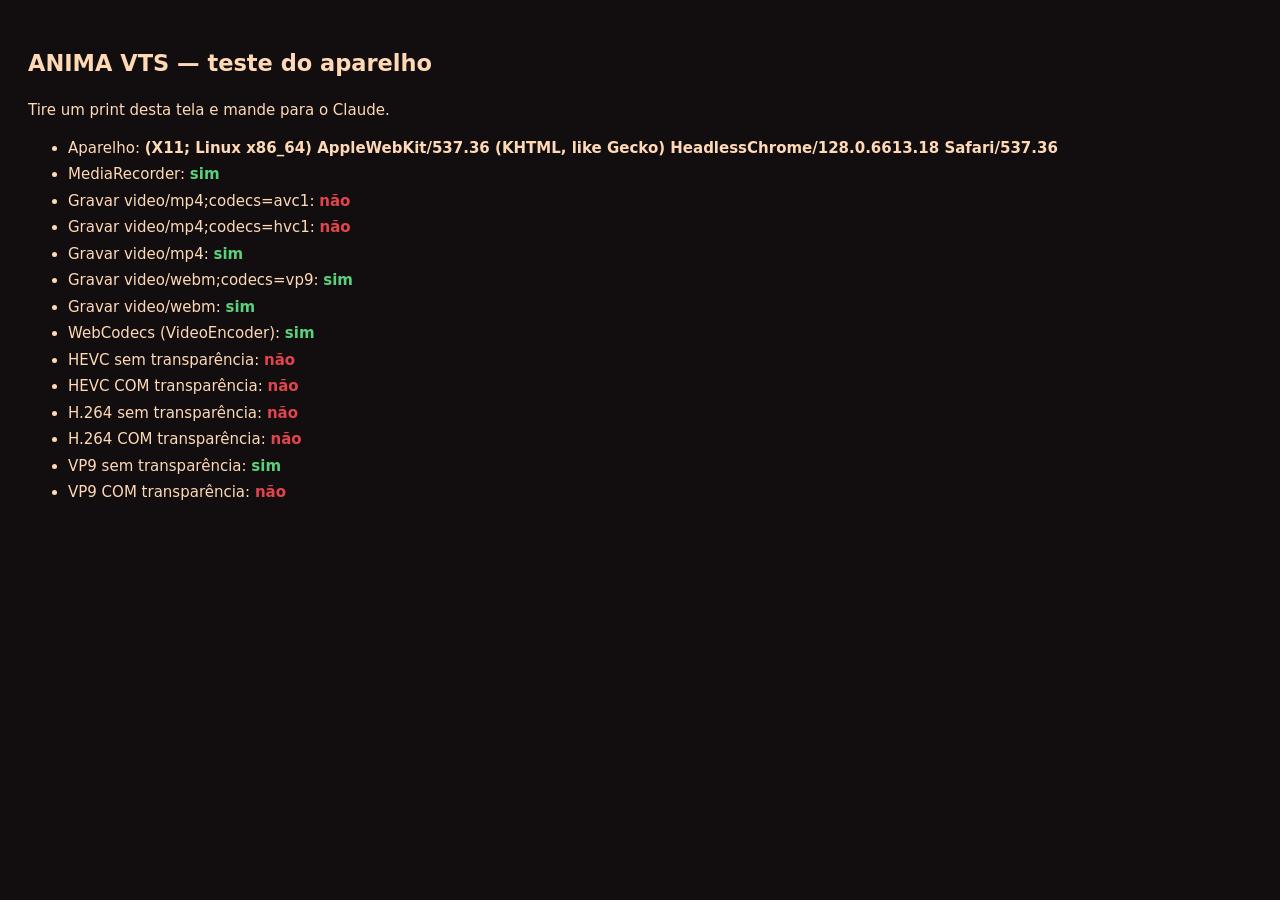
<file: teste.html>
<!doctype html><html lang="pt-BR"><head><meta charset="utf-8">
<meta name="viewport" content="width=device-width,initial-scale=1"><title>ANIMA VTS — teste do aparelho</title>
<style>body{font:15px/1.5 system-ui,sans-serif;background:#120E0F;color:#FFD9B5;padding:20px}b.ok{color:#5ad17a}b.no{color:#E2444C}li{margin:4px 0}</style></head>
<body><h2>ANIMA VTS — teste do aparelho</h2><p>Tire um print desta tela e mande para o Claude.</p><ul id="r"></ul>
<script>
const ul=document.getElementById("r"),add=(t,v)=>{const li=document.createElement("li");li.innerHTML=t+": <b class='"+(v===true?"ok":v===false?"no":"")+"'>"+(v===true?"sim":v===false?"não":v)+"</b>";ul.appendChild(li)};
(async()=>{
  add("Aparelho",navigator.userAgent.replace("Mozilla/5.0 ",""));
  const MR=window.MediaRecorder;add("MediaRecorder",!!MR);
  if(MR)for(const t of ["video/mp4;codecs=avc1","video/mp4;codecs=hvc1","video/mp4","video/webm;codecs=vp9","video/webm"])add("Gravar "+t,MR.isTypeSupported(t));
  add("WebCodecs (VideoEncoder)",!!window.VideoEncoder);
  if(window.VideoEncoder){const base={width:1080,height:1920,bitrate:8e6,framerate:30};
    for(const [n,c] of [["HEVC","hvc1.1.6.L123.B0"],["H.264","avc1.640028"],["VP9","vp09.00.40.08"]]){
      for(const alpha of ["discard","keep"]){let ok=false;try{ok=(await VideoEncoder.isConfigSupported({...base,codec:c,alpha})).supported}catch(e){ok=false}
        add(n+(alpha==="keep"?" COM transparência":" sem transparência"),ok)}}}
})();
</script></body></html>
</file>
<file: fonts.css>
/* inter-latin-ext-400-normal */
@font-face {
  font-family: 'Inter';
  font-style: normal;
  font-display: swap;
  font-weight: 400;
  src: url(./fonts/inter-latin-ext-400-normal.woff2) format('woff2');
  unicode-range: U+0100-02BA,U+02BD-02C5,U+02C7-02CC,U+02CE-02D7,U+02DD-02FF,U+0304,U+0308,U+0329,U+1D00-1DBF,U+1E00-1E9F,U+1EF2-1EFF,U+2020,U+20A0-20AB,U+20AD-20C0,U+2113,U+2C60-2C7F,U+A720-A7FF;
}
/* inter-latin-400-normal */
@font-face {
  font-family: 'Inter';
  font-style: normal;
  font-display: swap;
  font-weight: 400;
  src: url(./fonts/inter-latin-400-normal.woff2) format('woff2');
  unicode-range: U+0000-00FF,U+0131,U+0152-0153,U+02BB-02BC,U+02C6,U+02DA,U+02DC,U+0304,U+0308,U+0329,U+2000-206F,U+20AC,U+2122,U+2191,U+2193,U+2212,U+2215,U+FEFF,U+FFFD;
}
/* inter-latin-ext-500-normal */
@font-face {
  font-family: 'Inter';
  font-style: normal;
  font-display: swap;
  font-weight: 500;
  src: url(./fonts/inter-latin-ext-500-normal.woff2) format('woff2');
  unicode-range: U+0100-02BA,U+02BD-02C5,U+02C7-02CC,U+02CE-02D7,U+02DD-02FF,U+0304,U+0308,U+0329,U+1D00-1DBF,U+1E00-1E9F,U+1EF2-1EFF,U+2020,U+20A0-20AB,U+20AD-20C0,U+2113,U+2C60-2C7F,U+A720-A7FF;
}
/* inter-latin-500-normal */
@font-face {
  font-family: 'Inter';
  font-style: normal;
  font-display: swap;
  font-weight: 500;
  src: url(./fonts/inter-latin-500-normal.woff2) format('woff2');
  unicode-range: U+0000-00FF,U+0131,U+0152-0153,U+02BB-02BC,U+02C6,U+02DA,U+02DC,U+0304,U+0308,U+0329,U+2000-206F,U+20AC,U+2122,U+2191,U+2193,U+2212,U+2215,U+FEFF,U+FFFD;
}
/* inter-latin-ext-600-normal */
@font-face {
  font-family: 'Inter';
  font-style: normal;
  font-display: swap;
  font-weight: 600;
  src: url(./fonts/inter-latin-ext-600-normal.woff2) format('woff2');
  unicode-range: U+0100-02BA,U+02BD-02C5,U+02C7-02CC,U+02CE-02D7,U+02DD-02FF,U+0304,U+0308,U+0329,U+1D00-1DBF,U+1E00-1E9F,U+1EF2-1EFF,U+2020,U+20A0-20AB,U+20AD-20C0,U+2113,U+2C60-2C7F,U+A720-A7FF;
}
/* inter-latin-600-normal */
@font-face {
  font-family: 'Inter';
  font-style: normal;
  font-display: swap;
  font-weight: 600;
  src: url(./fonts/inter-latin-600-normal.woff2) format('woff2');
  unicode-range: U+0000-00FF,U+0131,U+0152-0153,U+02BB-02BC,U+02C6,U+02DA,U+02DC,U+0304,U+0308,U+0329,U+2000-206F,U+20AC,U+2122,U+2191,U+2193,U+2212,U+2215,U+FEFF,U+FFFD;
}
</file>
